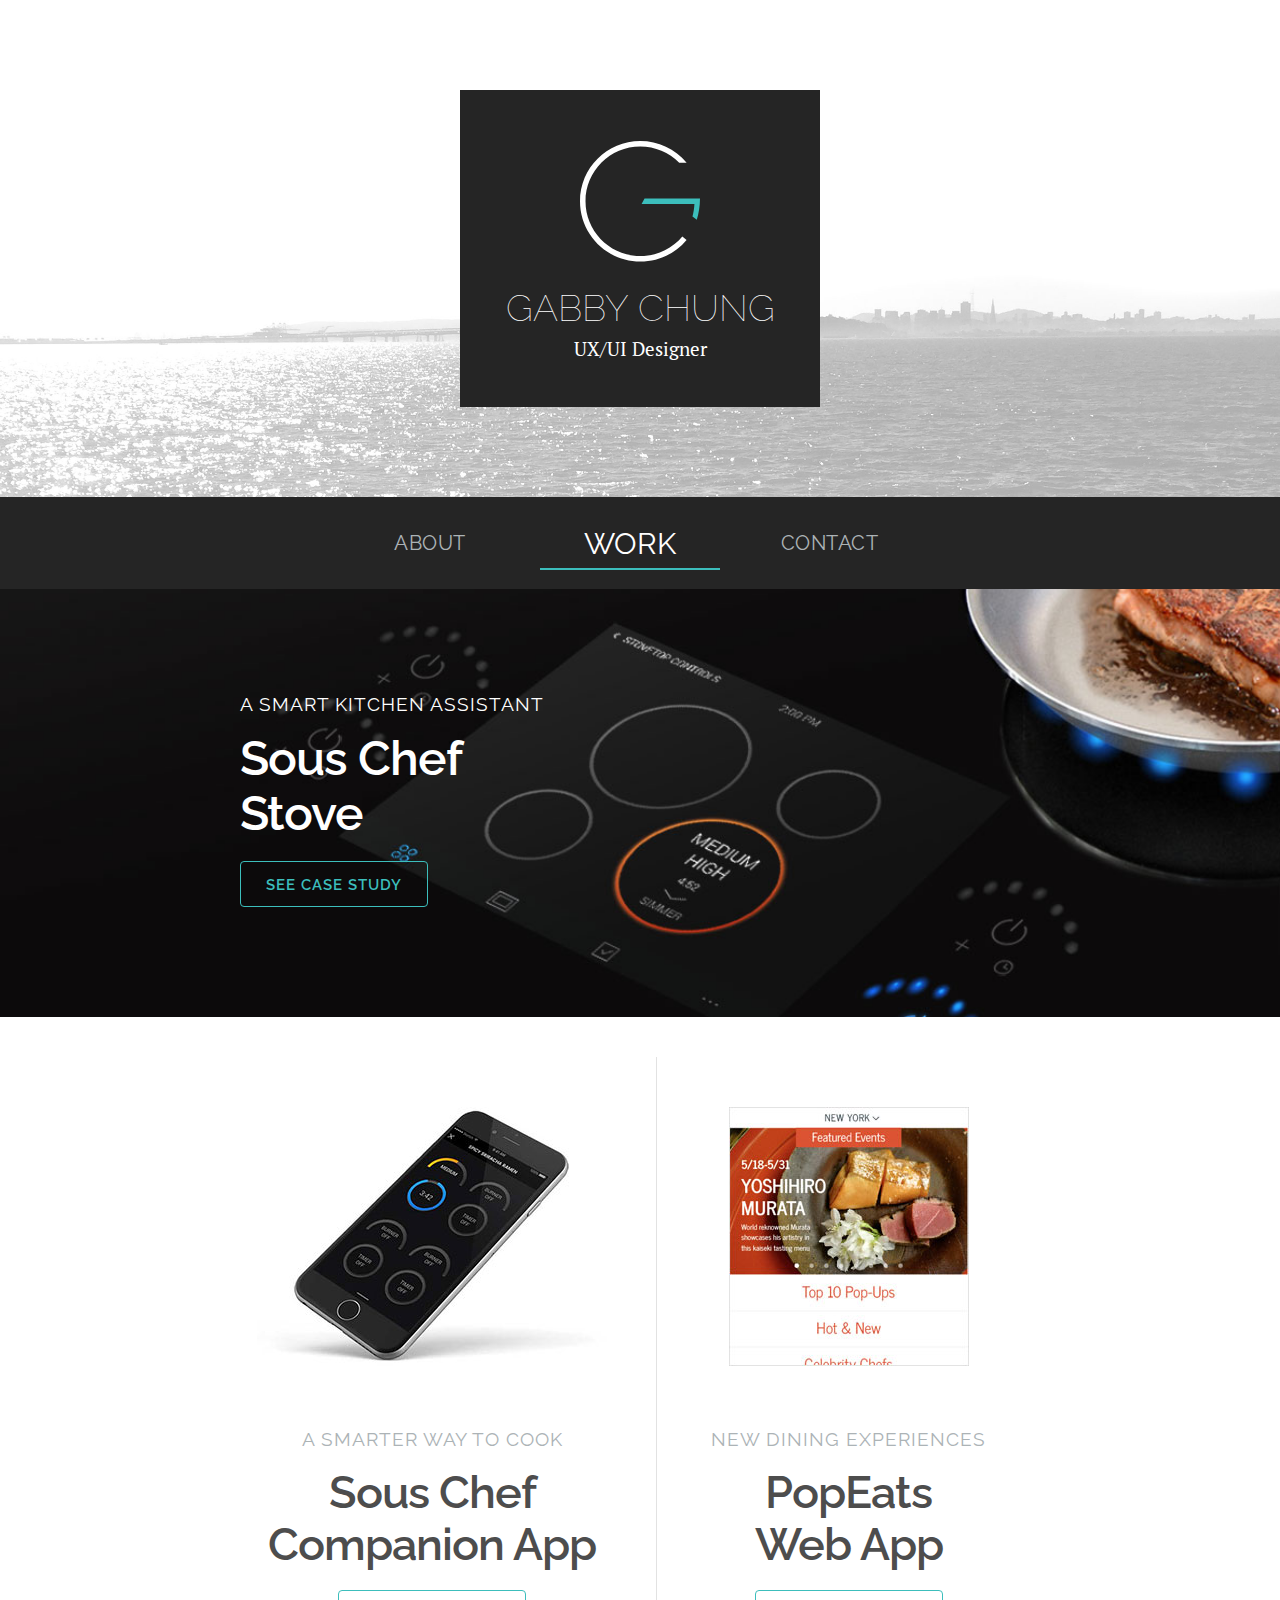
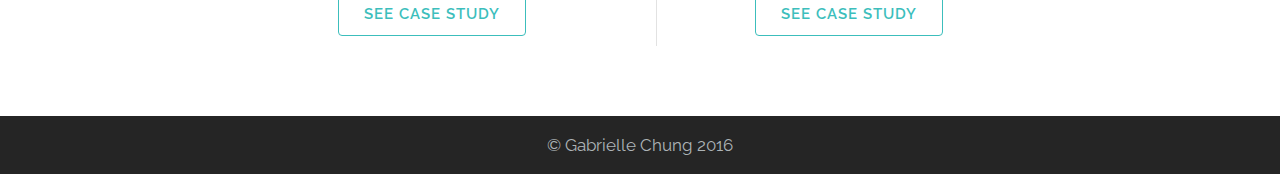
<file: index.html>
<!DOCTYPE html>
<html lang="en">
<head>

  <meta charset="utf-8">
  <title>Gabby Chung | UX Design, UI Design, Packaging Design</title>
  <meta name="description" content="Gabby Chung is a UX designer based in the SF Bay Area.">
  <meta name="author" content="Gabby Chung">
    
  <!-- Mobile Specific Metas
  –––––––––––––––––––––––––––––––––––––––––––––––––– -->
  <meta name="viewport" content="width=device-width, initial-scale=1">


  <link href="https://fonts.googleapis.com/css?family=PT+Serif|Raleway" rel="stylesheet">
  <link rel="stylesheet" href="css/normalize.css">
  <link rel="stylesheet" href="css/skeleton.css">
  <link rel="icon" type="image/png" href="images/favicon.png">

</head>
<body>
    
<!-- Header -->
<div class="section home-header"> 
    <div class="container">
        <div class="logo-header">
          <svg class="logo" version="1.1" xmlns="http://www.w3.org/2000/svg" xmlns:xlink="http://www.w3.org/1999/xlink" x="0px" y="0px"
               viewBox="0 0 195.8 196.8" style="enable-background:new 0 0 195.8 196.8;" xml:space="preserve">
            <style type="text/css">
	           .st0{fill:#ffffff;}
	           .st1{fill:#3CBEBC;}
            </style>
            <g>
	           <g>
		          <path class="st0" d="M174,35.3C155.2,12.9,127.6,0,98.4,0C44.1,0,0,44.1,0,98.4s44.1,98.4,98.4,98.4c29.2,0,56.8-12.9,75.5-35.3l-6.9-5.8c-17.1,20.4-42.1,32.1-68.6,32.1C49.1,187.8,9,147.7,9,98.4S49.1,9,98.4,9c24,0,46.8,9.6,63.5,26.5h11.8L174,35.3z"/>
	           </g>
            </g>
            <g>
	           <path class="st1" d="M195.8,93.9h-90.5l-4.8,9h86.2c-0.3,6.7-1.4,13.8-3.2,20.4l7.1,5C193.6,118.5,195.8,107,195.8,93.9z"/>
            </g>
          </svg>
          <div class="name">GABBY CHUNG</div>
          <p class="designer">UX/UI Designer</p>
       </div>
    </div>
</div> 
<div class="section nav-bar"> 
    <div class="container">    
        <nav class="home-nav-container">
            <div><a class="home-nav" href="about.html">ABOUT</a></div> 
            <div><a class="nav-active" href="index.html">WORK</a></div>
            <div><a class="home-nav" href="contact.html">CONTACT</a></div>
        </nav>
    </div>
</div>
    
<!-- Sous Chef Stove-->
<div class="section souschef-stove-home"> 
    <div class="container">  
            <div class="one-half column work-left">
                <div class="work-leadin white-type">A SMART KITCHEN ASSISTANT</div>
                <h2 class="white-type" style="margin-top: 1.25rem">Sous Chef <br>Stove</h2>
                <a href="souschef-stove-casestudy.html" class="button">SEE CASE STUDY</a>
            </div>
    </div>
</div>

<!-- Case Studies -->
<div> 
    <div class="container">
        <div class="row">
            <div class="one-half column title-centered" style="margin-top: 5%">
                <div class="img-centered"><a href="souschef-app-casestudy.html"><img src="images/home/SousChef_App_Home_Thumb.jpg"/></a></div>
                <div class="work-leadin">A SMARTER WAY TO COOK</div>
                <h2 class="cs-home-title">Sous Chef Companion App</h2>
                <a href="souschef-app-casestudy.html" class="button">SEE CASE STUDY</a>
            </div>
            <div class="one-half column title-centered pop-eats-home" style="margin-top: 5%">
                <div class="img-centered"><a href="popeats-casestudy.html"><img src="images/home/PopEats_Home_Thumb.jpg"/></a></div>
                <div class="work-leadin">NEW DINING EXPERIENCES</div>
                <h2 class="cs-home-title">PopEats<br>Web App</h2>
                <a href="popeats-casestudy.html" class="button">SEE CASE STUDY</a>
            </div>
        </div>

    </div>
</div>    

<!-- Footer -->
<div class="section nav-bar"> 
    <div class="container">
        <div class="footer-type" style="padding: 1.5rem 0 0 0">© Gabrielle Chung 2016</div>
    </div>
</div>    
    
</body>
</html>
</file>
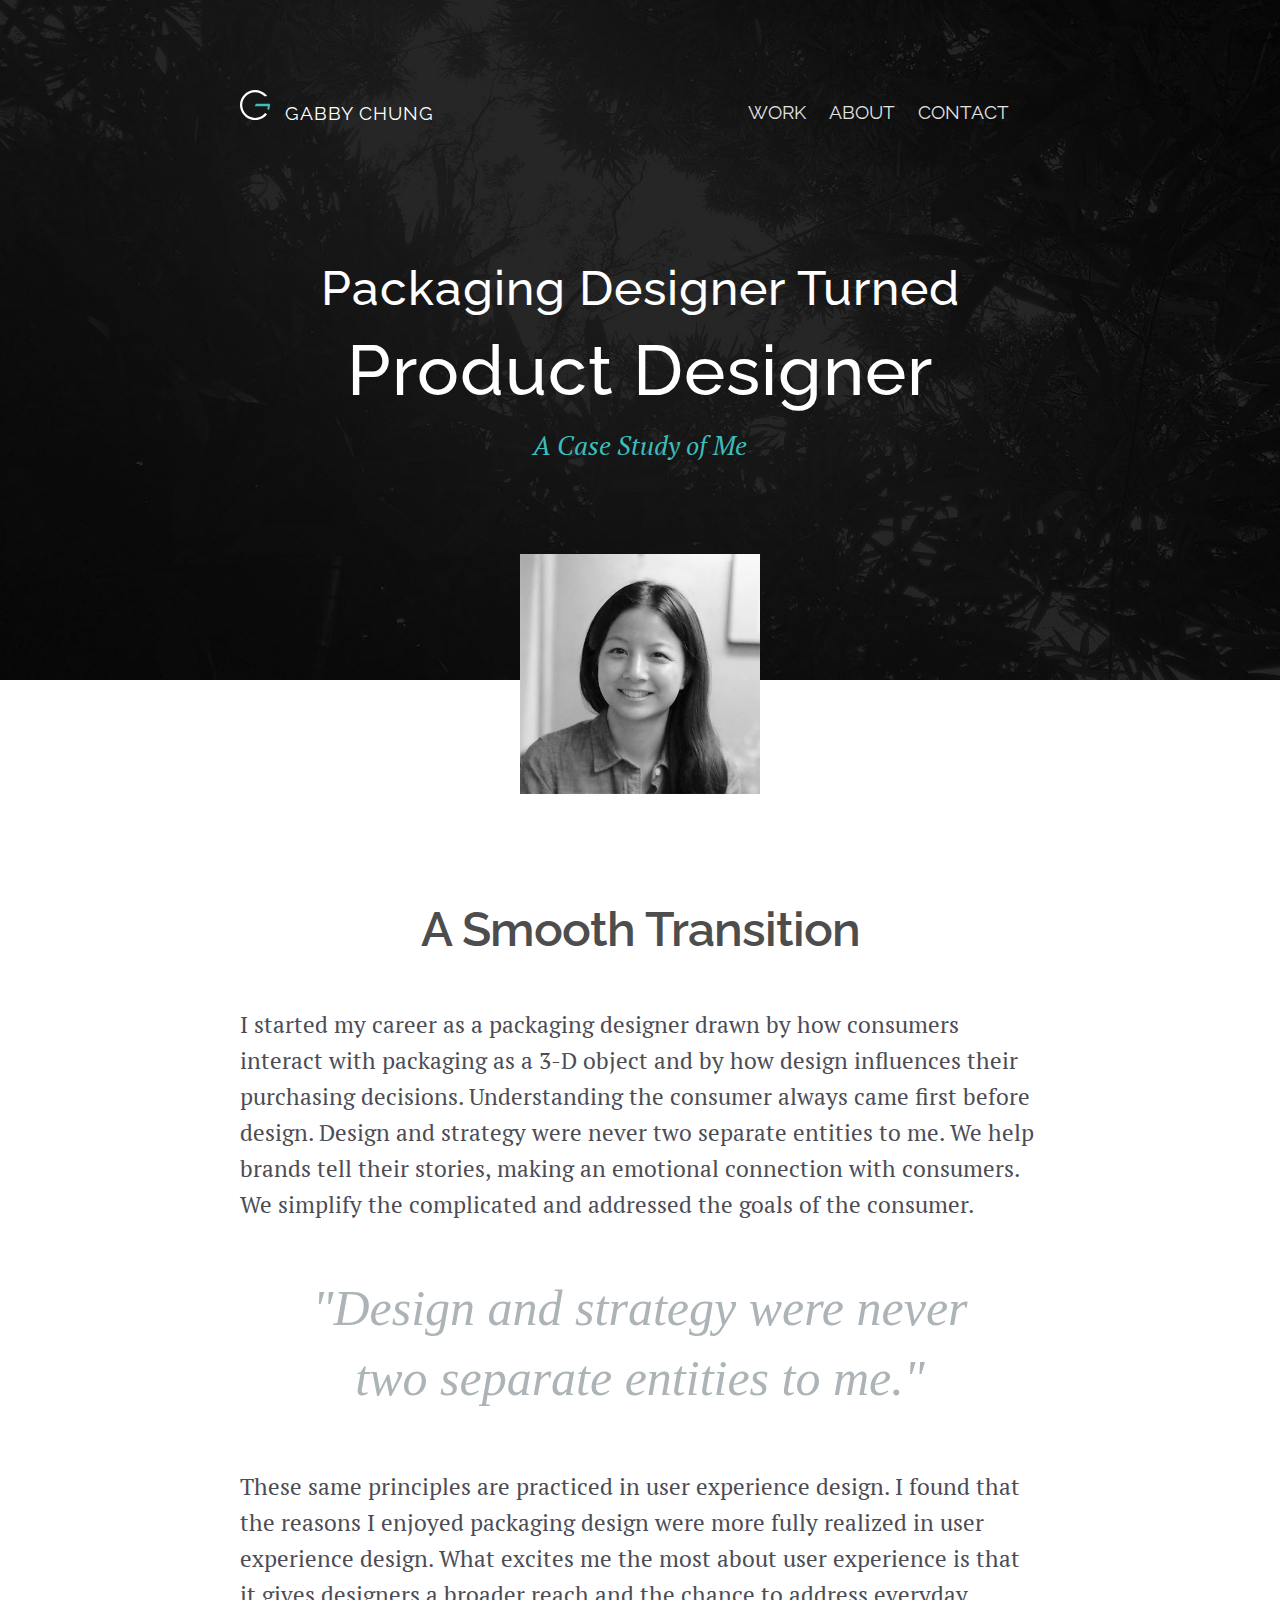
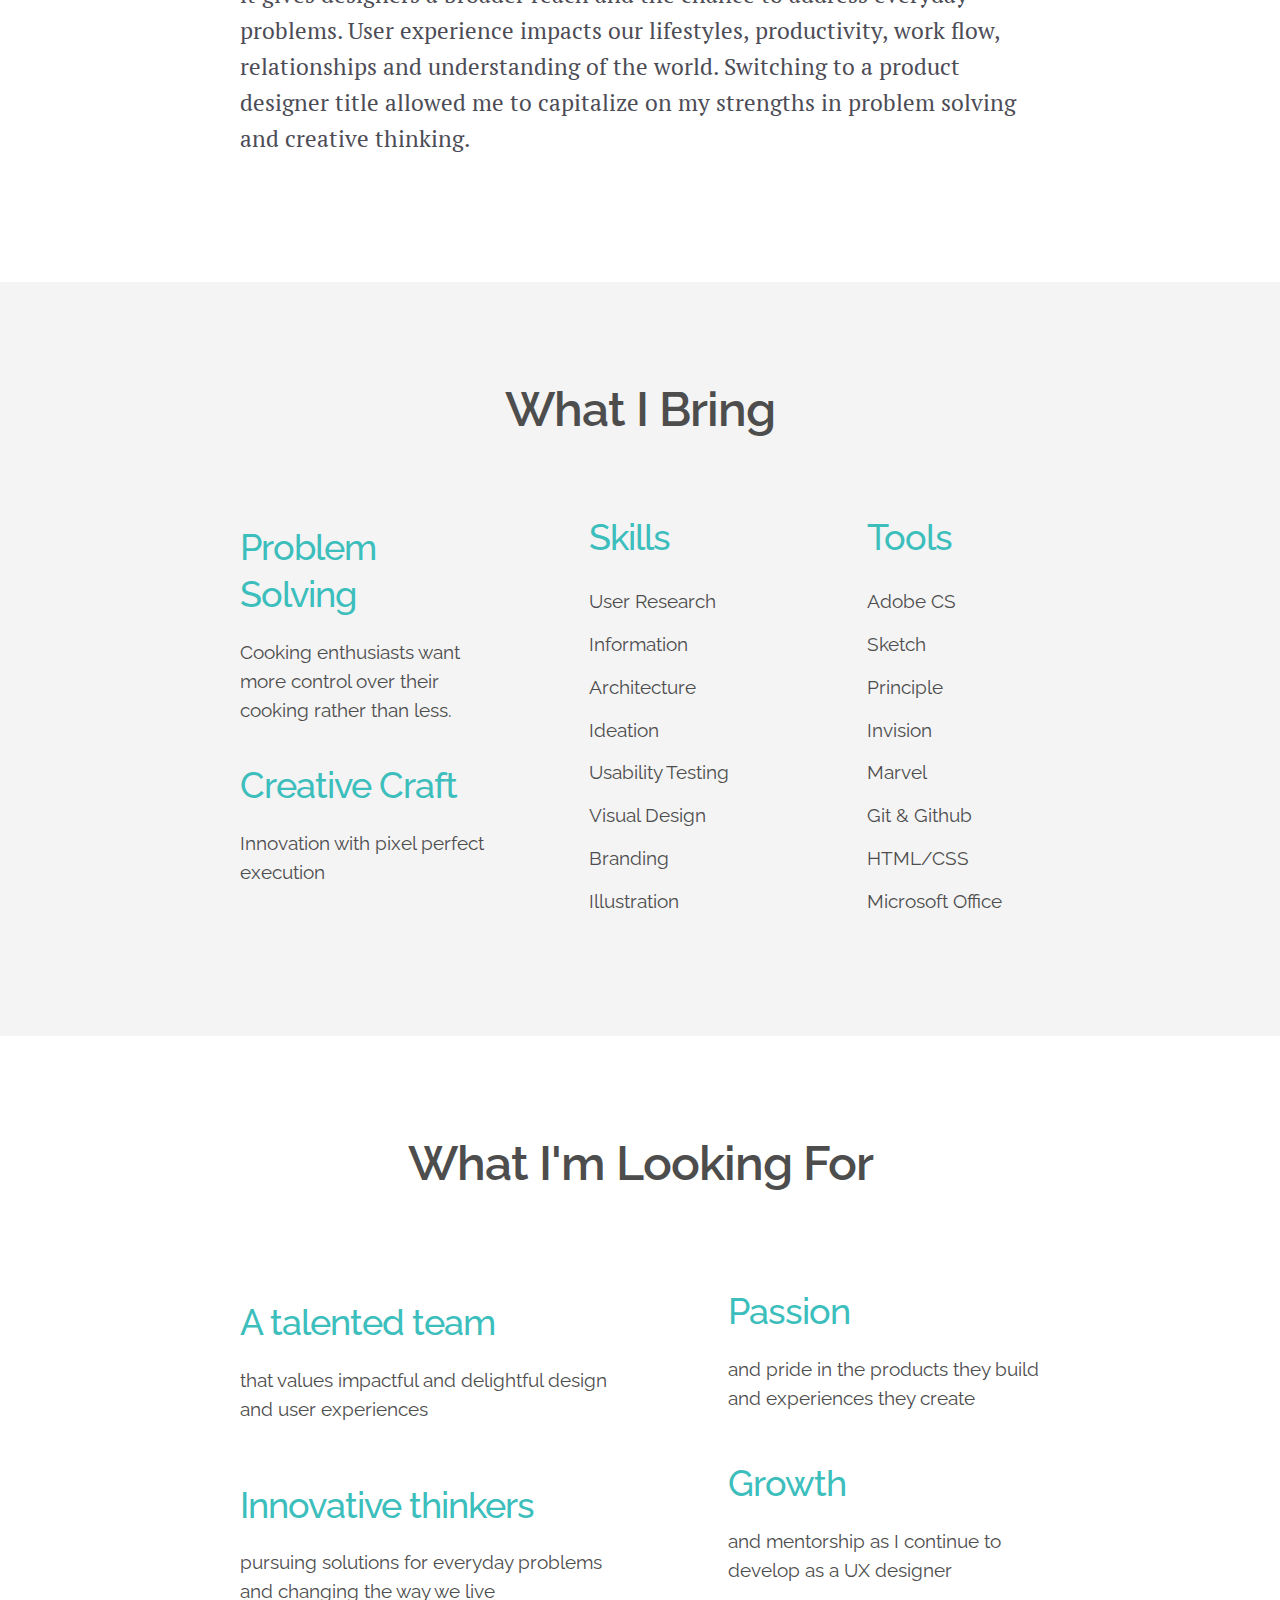
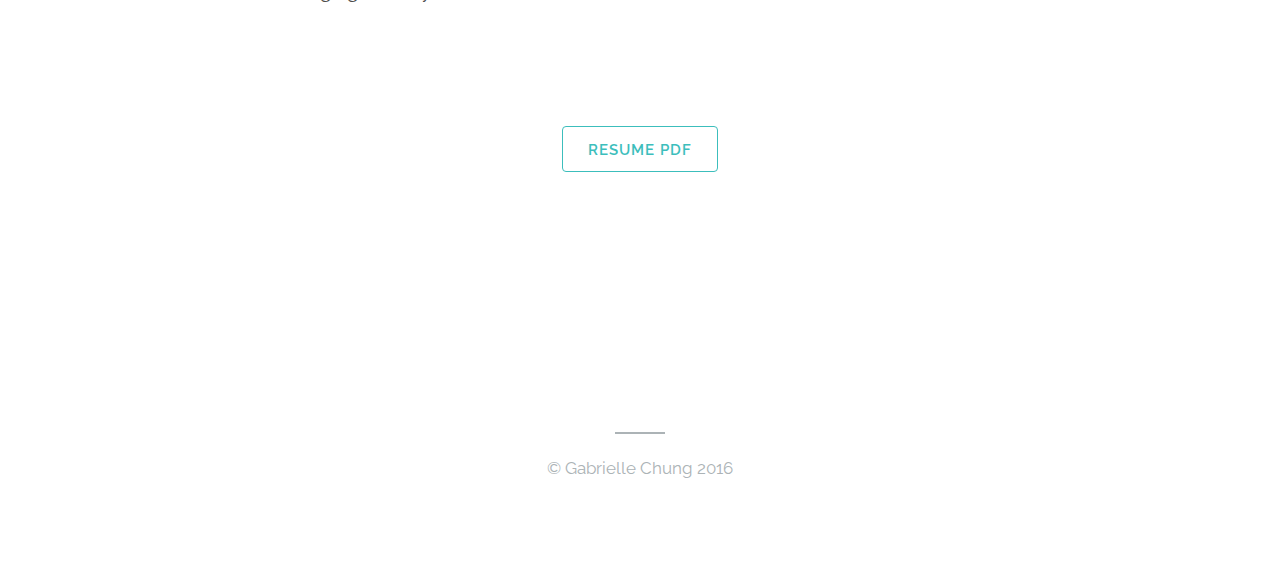
<file: about.html>
<!DOCTYPE html>
<html lang="en">
<head>

  <meta charset="utf-8">
  <title>New Dining Experiences</title>
  <meta name="description" content="">
  <meta name="author" content="Gabby Chung">
    
  <!-- Mobile Specific Metas
  –––––––––––––––––––––––––––––––––––––––––––––––––– -->
  <meta name="viewport" content="width=device-width, initial-scale=1">


  <link href="https://fonts.googleapis.com/css?family=PT+Serif|Raleway" rel="stylesheet">
  <link rel="stylesheet" href="css/normalize.css">
  <link rel="stylesheet" href="css/skeleton.css">
  <link rel="icon" type="image/png" href="images/favicon.png">

</head>
<body>
    
<!-- Header -->
<div class="section about-intro"> 
    <div class="container">
        <div class="row">
            <a class="one-half column logo-position" href="index.html">
                <svg class="logo-cs" version="1.1" xmlns="http://www.w3.org/2000/svg" xmlns:xlink="http://www.w3.org/1999/xlink" x="0px" y="0px" viewBox="0 0 33.6 33.8" style="enable-background:new 0 0 33.6 33.8;" xml:space="preserve">
                    <style type="text/css">
	               .st0{fill:#FFFFFF;}
	               .st1{fill:#3CBEBC;}
                    </style>
                    <g>
	                   <path class="st0" d="M27.9,26.1c-2.7,3.3-6.8,5.2-11,5.2C9,31.3,2.5,24.8,2.5,16.9S9,2.5,16.9,2.5c3.9,0,7.5,1.5,10.2,4.3l0.1,0.1
		               h2.4l0.6-0.5l-0.3-0.4C26.6,2.2,21.9,0,16.9,0C7.6,0,0,7.6,0,16.9s7.6,16.9,16.9,16.9c5,0,9.7-2.2,13-6.1l0.3-0.4l-1.9-1.6
		               L27.9,26.1z"/>
	                   <path class="st1" d="M17.7,15.6l-1.3,2.5h14.7c-0.1,0.9-0.2,1.9-0.5,2.8l-0.1,0.3l2,1.4l0.2-0.7c0.6-1.9,0.9-3.9,0.9-5.9v-0.5H17.7z"/>
                    </g>
                </svg>
                <div class="cs-name-white">GABBY CHUNG</div>
            </a>
            <div class="one-half column float-right">
                <nav class="cs-nav">
                    <div class="cs-nav-display"><a class="cs-nav-color" href="index.html">WORK</a></div>
                    <div class="cs-nav-display"><a class="cs-nav-color" href="about.html">ABOUT</a></div>
                    <div class="cs-nav-display"><a class="cs-nav-color" href="contact.html">CONTACT</a></div>
                </nav>
            </div>
       </div>
       
    </div>
    <div class="about-title-group">
           <h2 class="about-leadin">Packaging Designer Turned</h2>
           <h1 class="about-title">Product Designer</h1>
            <p class="project-time">A Case Study of Me</p>
    </div>
</div> 

<!-- Profile pic -->
<div class="cs-section"> 
    <div class="container"> 
        <div class="profile-pic profile-size"><img class="u-max-full-width" src="images/about-profile.jpg"/></div>
    </div>
</div>

<!-- Why I Did It -->    
<div class="cs-section"> 
    <div class="container"> 
        <h2 class="title-centered">A Smooth Transition</h2>
            <p>
                I started my career as a packaging designer drawn by how consumers interact with packaging as a 3-D object and by how design influences their purchasing decisions. Understanding the consumer always came first before design. Design and strategy were never two separate entities to me. We help brands tell their stories, making an emotional connection with consumers. We simplify the complicated and addressed the goals of the consumer.
            </p>
            <blockquote>"Design and strategy were never two separate entities to me."</blockquote>
            <p style="margin-top: 7%">
                These same principles are practiced in user experience design. I found that the reasons I enjoyed packaging design were more fully realized in user experience design. What excites me the most about user experience is that it gives designers a broader reach and the chance to address everyday problems. User experience impacts our lifestyles, productivity, work flow, relationships and understanding of the world. Switching to a product designer title allowed me to capitalize on my strengths in problem solving and creative thinking.
            </p>
    </div>    
</div>

<!-- What I Bring -->    
<div class="cs-section light-gray-section"> 
    <div class="container padding-bottom"> 
        <h2 class="title-centered">What I Bring</h2>

        <div class="row about-alignment">
            <div class="one-third column">
                <div class="about-first">
                    <h3 class="teal">Problem Solving</h3>
                    <div>Cooking enthusiasts want more control over their cooking rather than less.</div>
                </div>    
                <div class="about-second">
                    <h3 class="teal">Creative Craft</h3>
                    <div>Innovation with pixel perfect execution</div>
                </div>    
            </div>
            <div class="one-third column about-padding">
                <div class="about-first">
                    <h3 class="teal">Skills</h3>
                    <div class="about-list">
                        <div>User Research</div>
                        <div>Information Architecture</div>
                        <div>Ideation</div>
                        <div>Usability Testing</div>
                        <div>Visual Design</div>
                        <div>Branding</div>
                        <div>Illustration</div>
                    </div>
                </div>    
            </div>
            <div class="one-third column about-padding">
                <div class="about-first">
                    <h3 class="teal ">Tools</h3>
                    <div class="about-list">
                        <div>Adobe CS</div>
                        <div>Sketch</div>
                        <div>Principle</div>
                        <div>Invision</div>
                        <div>Marvel</div>
                        <div>Git & Github</div>
                        <div>HTML/CSS</div>
                        <div>Microsoft Office</div>
                    </div>
                </div>    
            </div>
        </div>
    </div>    
</div>
    
<!-- What I Bring -->    
<div class="cs-section"> 
    <div class="container"> 
        <h2 class="title-centered">What I'm Looking For</h2>

        <div class="row about-alignment">
            <div class="one-half column">
                <div class="about-second">
                    <h3 class="teal">A talented team</h3>
                    <div>that values impactful and delightful design and user experiences</div>
                </div>    
                <div class="about-second">
                    <h3 class="teal">Innovative thinkers</h3>
                    <div>pursuing solutions for everyday problems and changing the way we live</div>
                </div>    
            </div>
            <div class="one-half column about-padding">
                <div class="about-second">
                    <h3 class="teal">Passion</h3>
                    <div>and pride in the products they build and experiences they create</div>
                </div>    
                <div class="about-second">
                    <h3 class="teal">Growth</h3>
                    <div>and mentorship as I continue to develop as a UX designer</div>
                </div>    
            </div>
        </div>
        <div class="title-centered" style="margin-top: 15%">
            <a href="gabby-chung-resume.pdf" class="button">RESUME PDF</a>
        </div>
    </div>    
</div>     
    
<!-- Footer -->
<div class="cs-section"> 
    <div class="container title-centered"> 
        <div class="footer-rule"></div>
        <div class="footer-type">© Gabrielle Chung 2016</div>
    </div>
</div>    
    
</body>
</html>
</file>
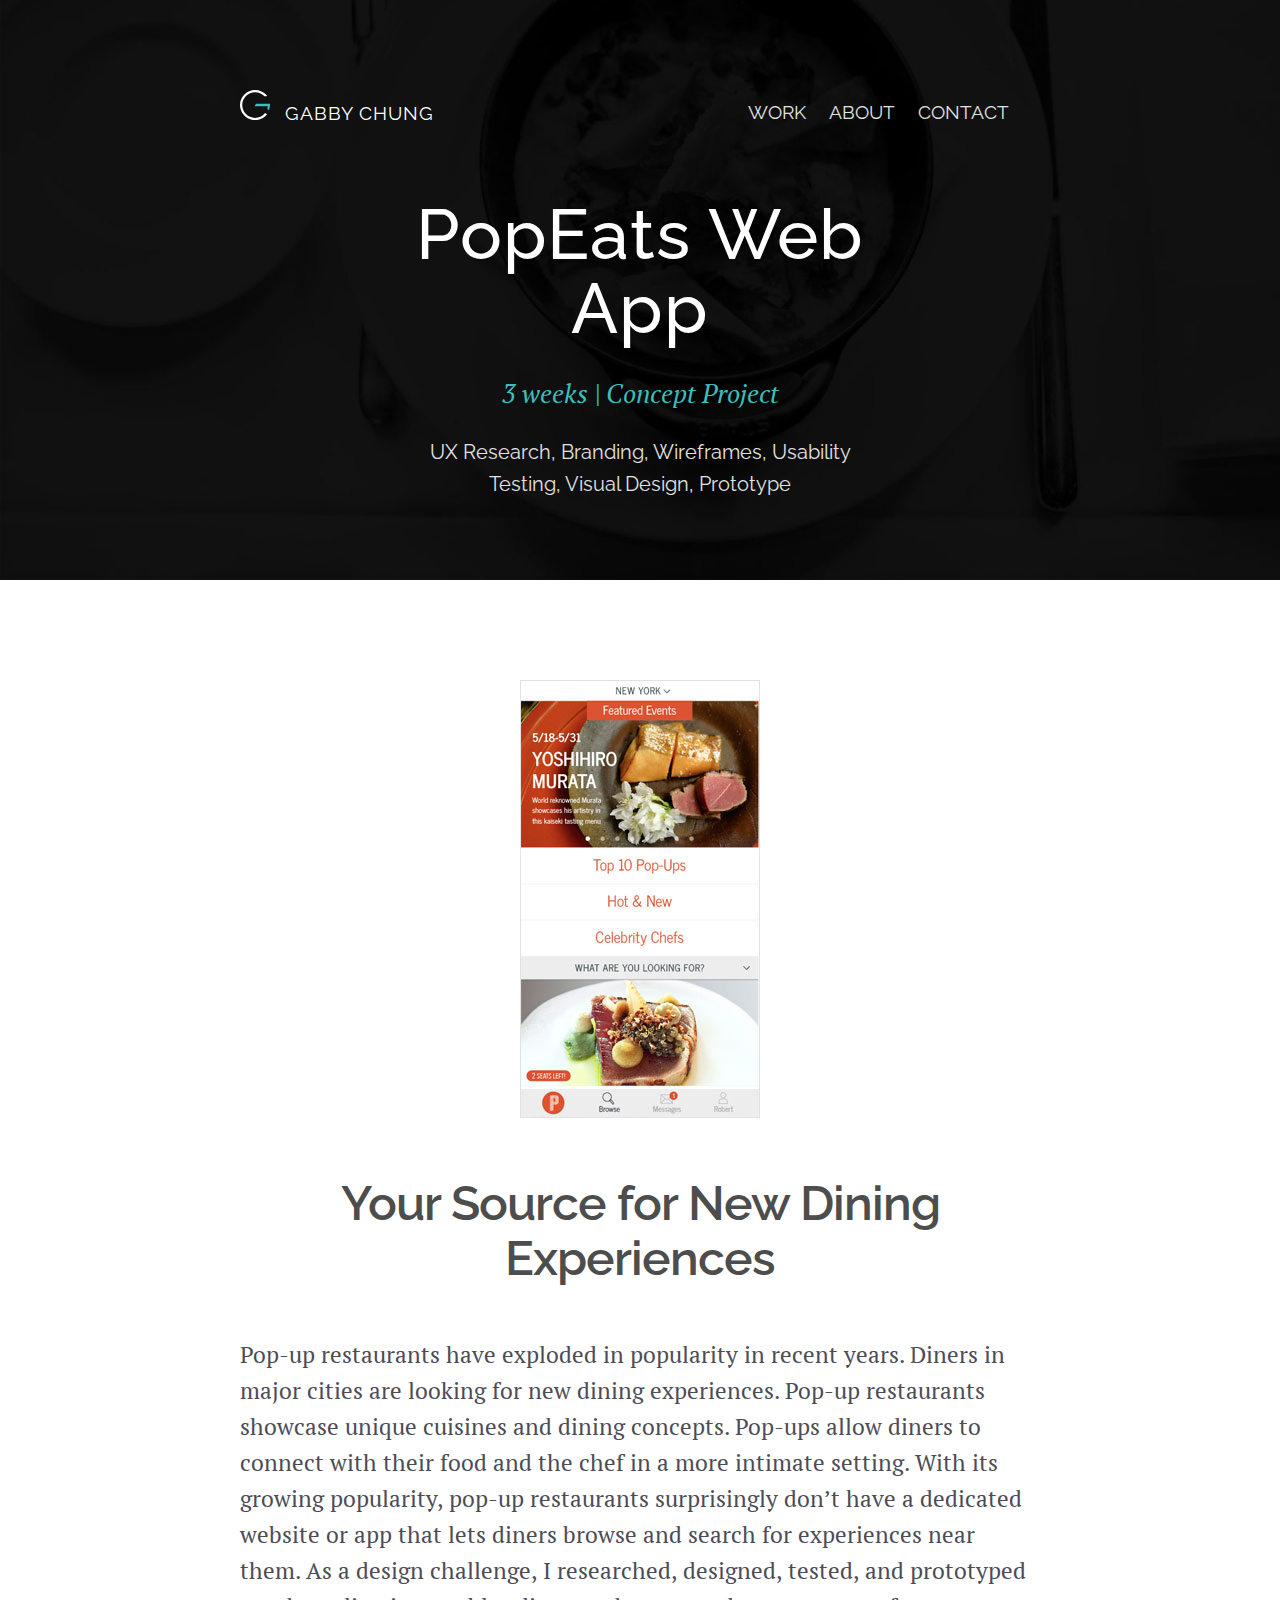
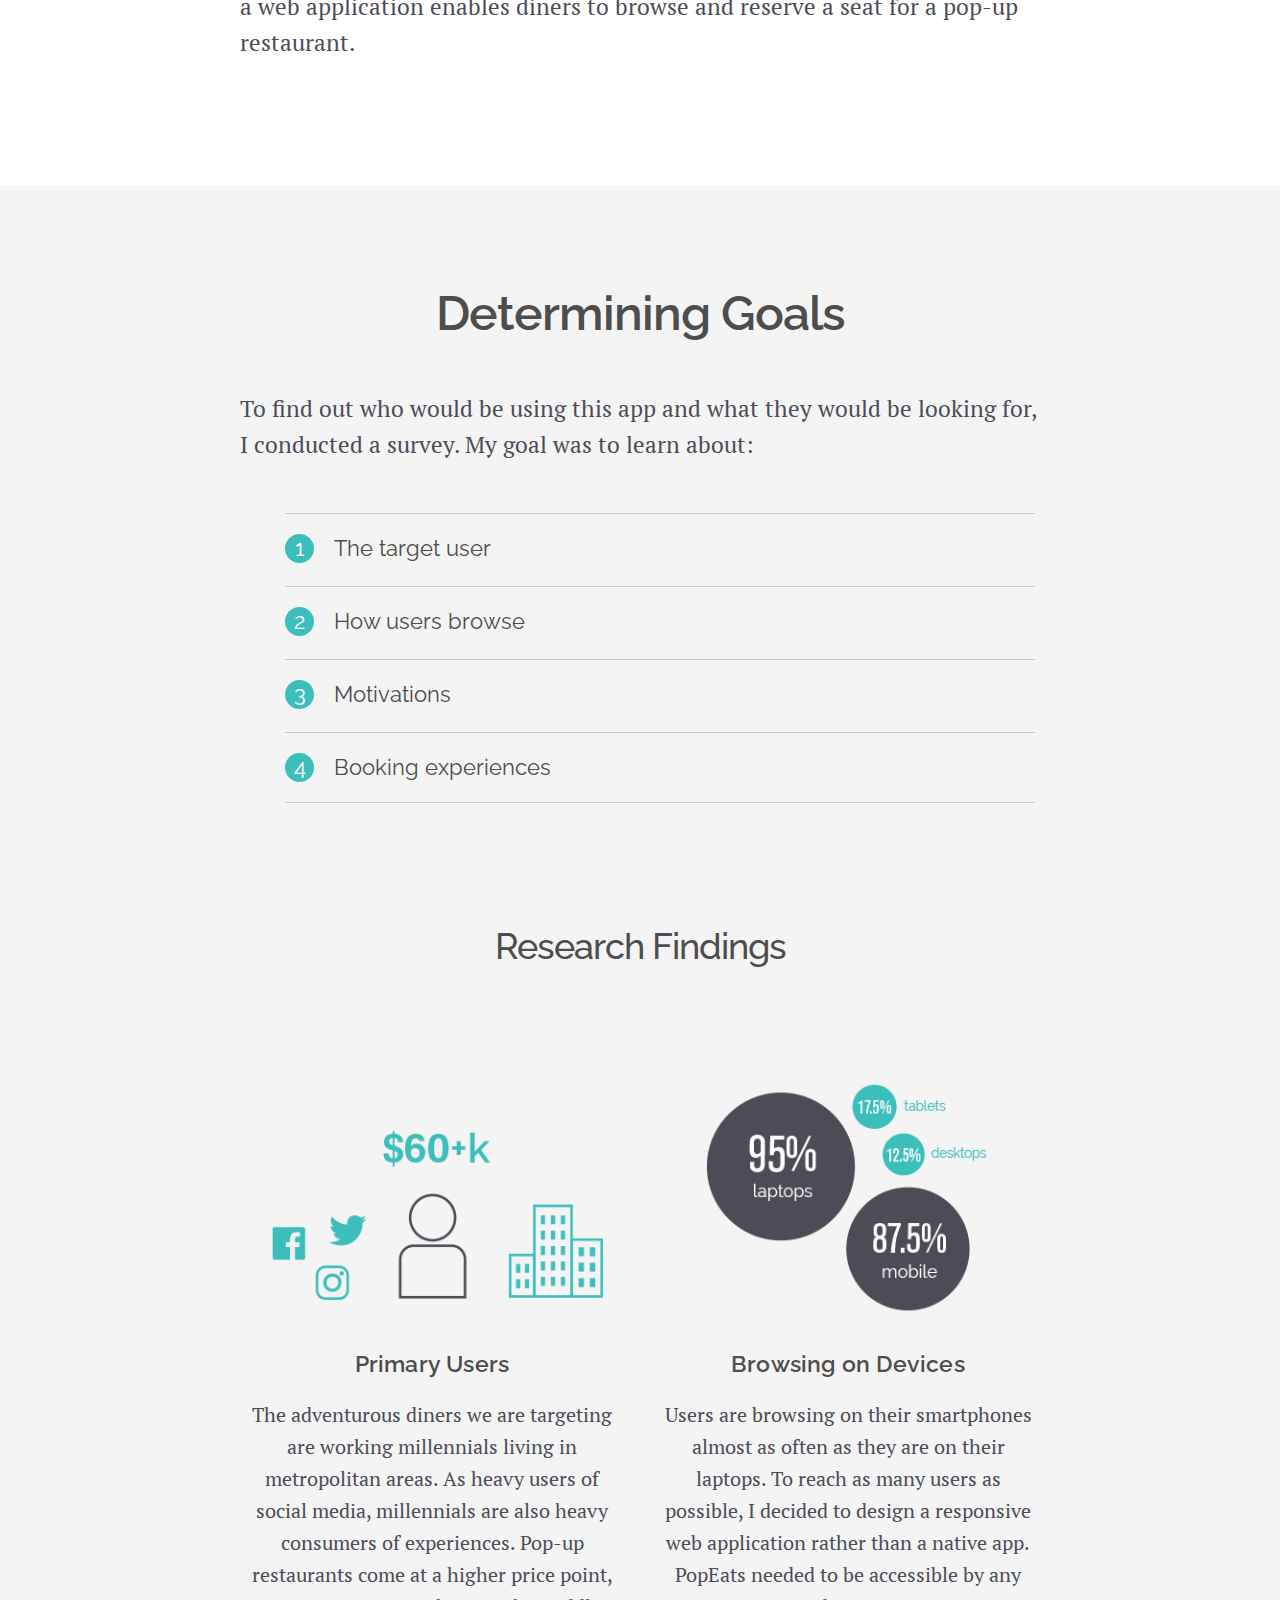
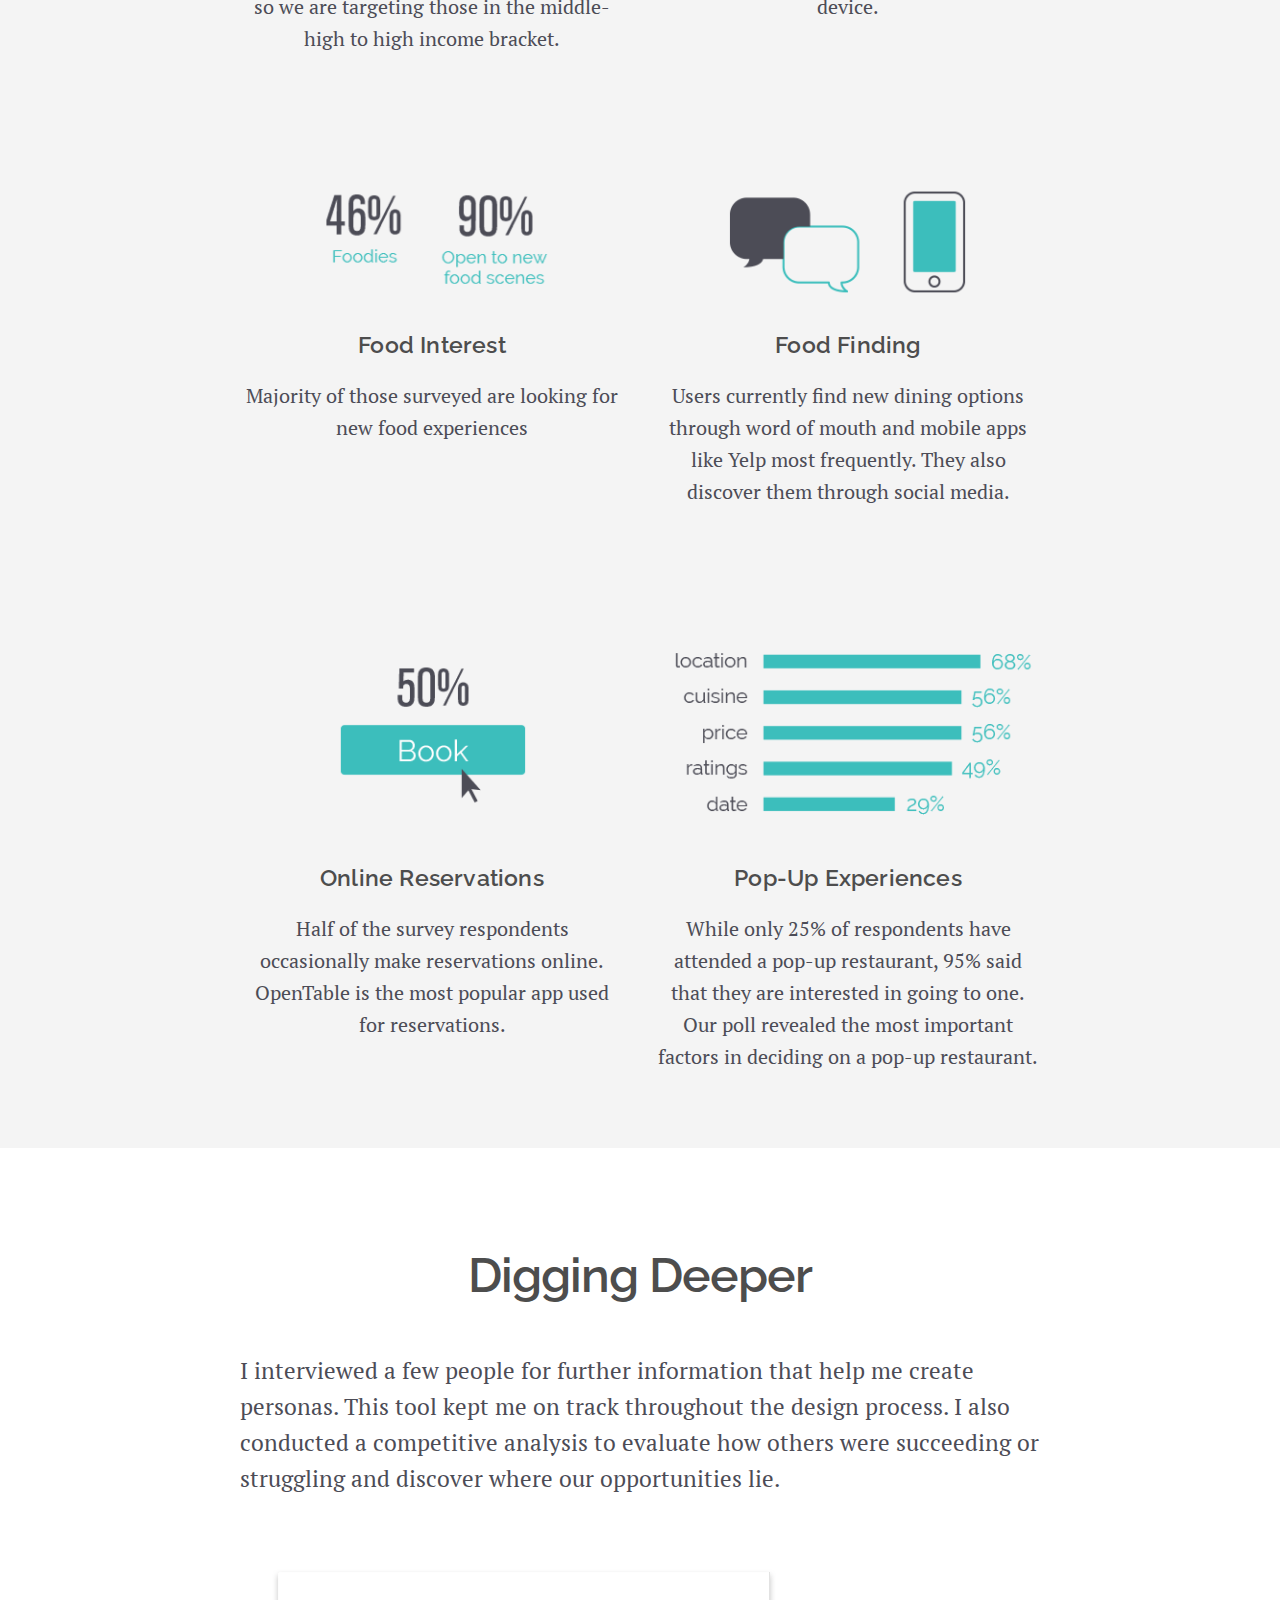
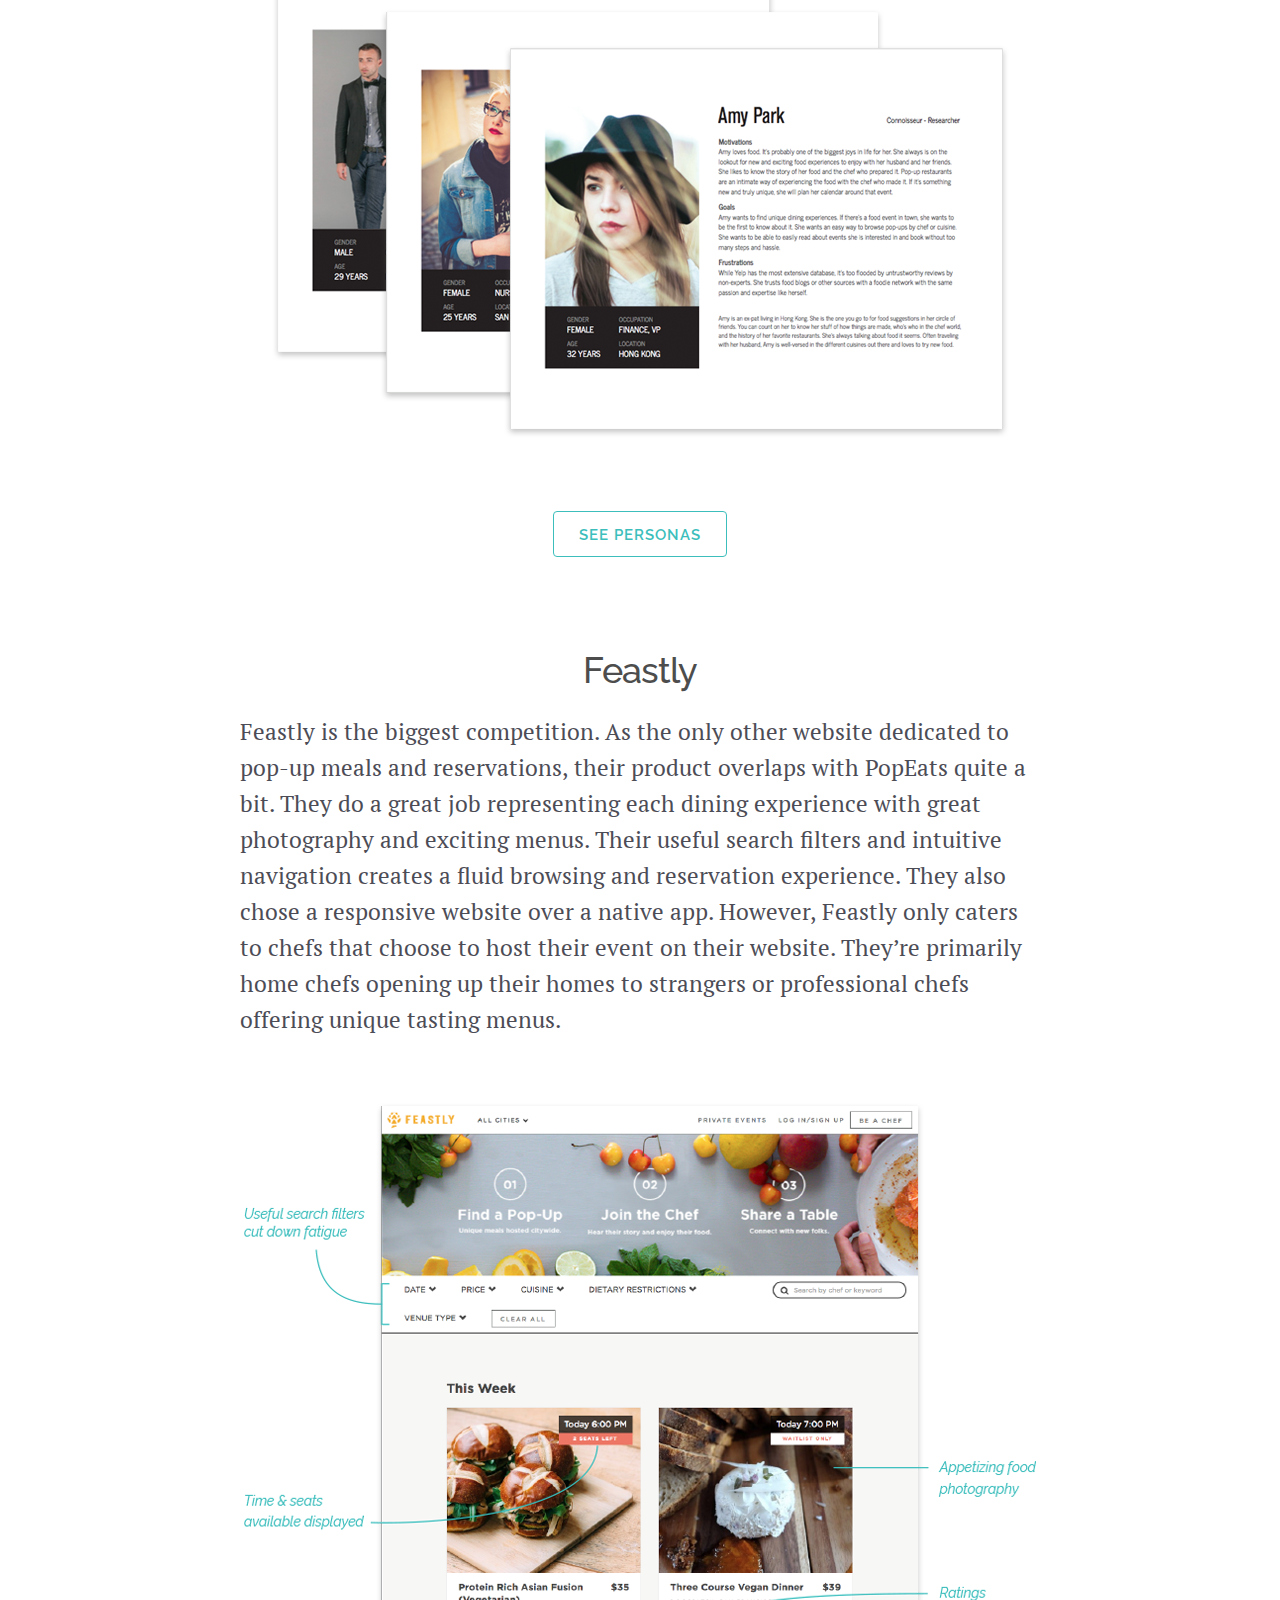
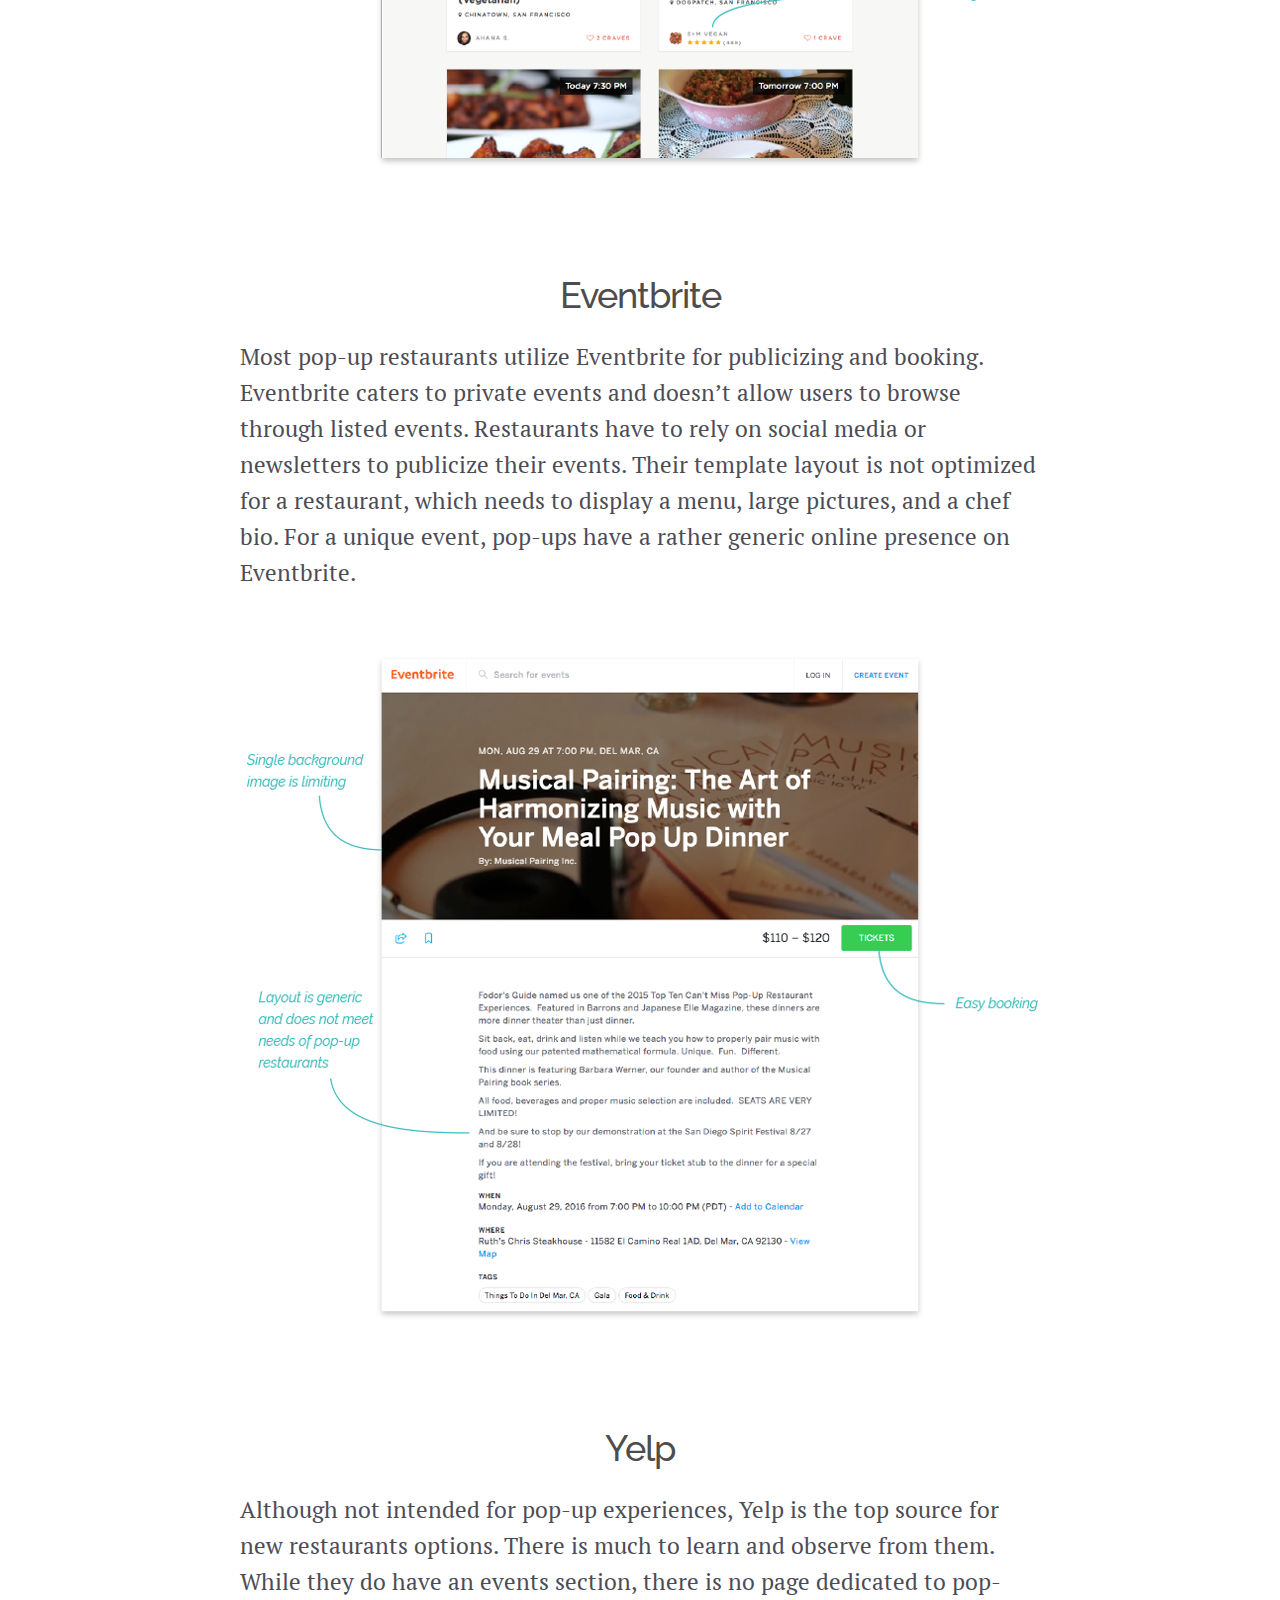
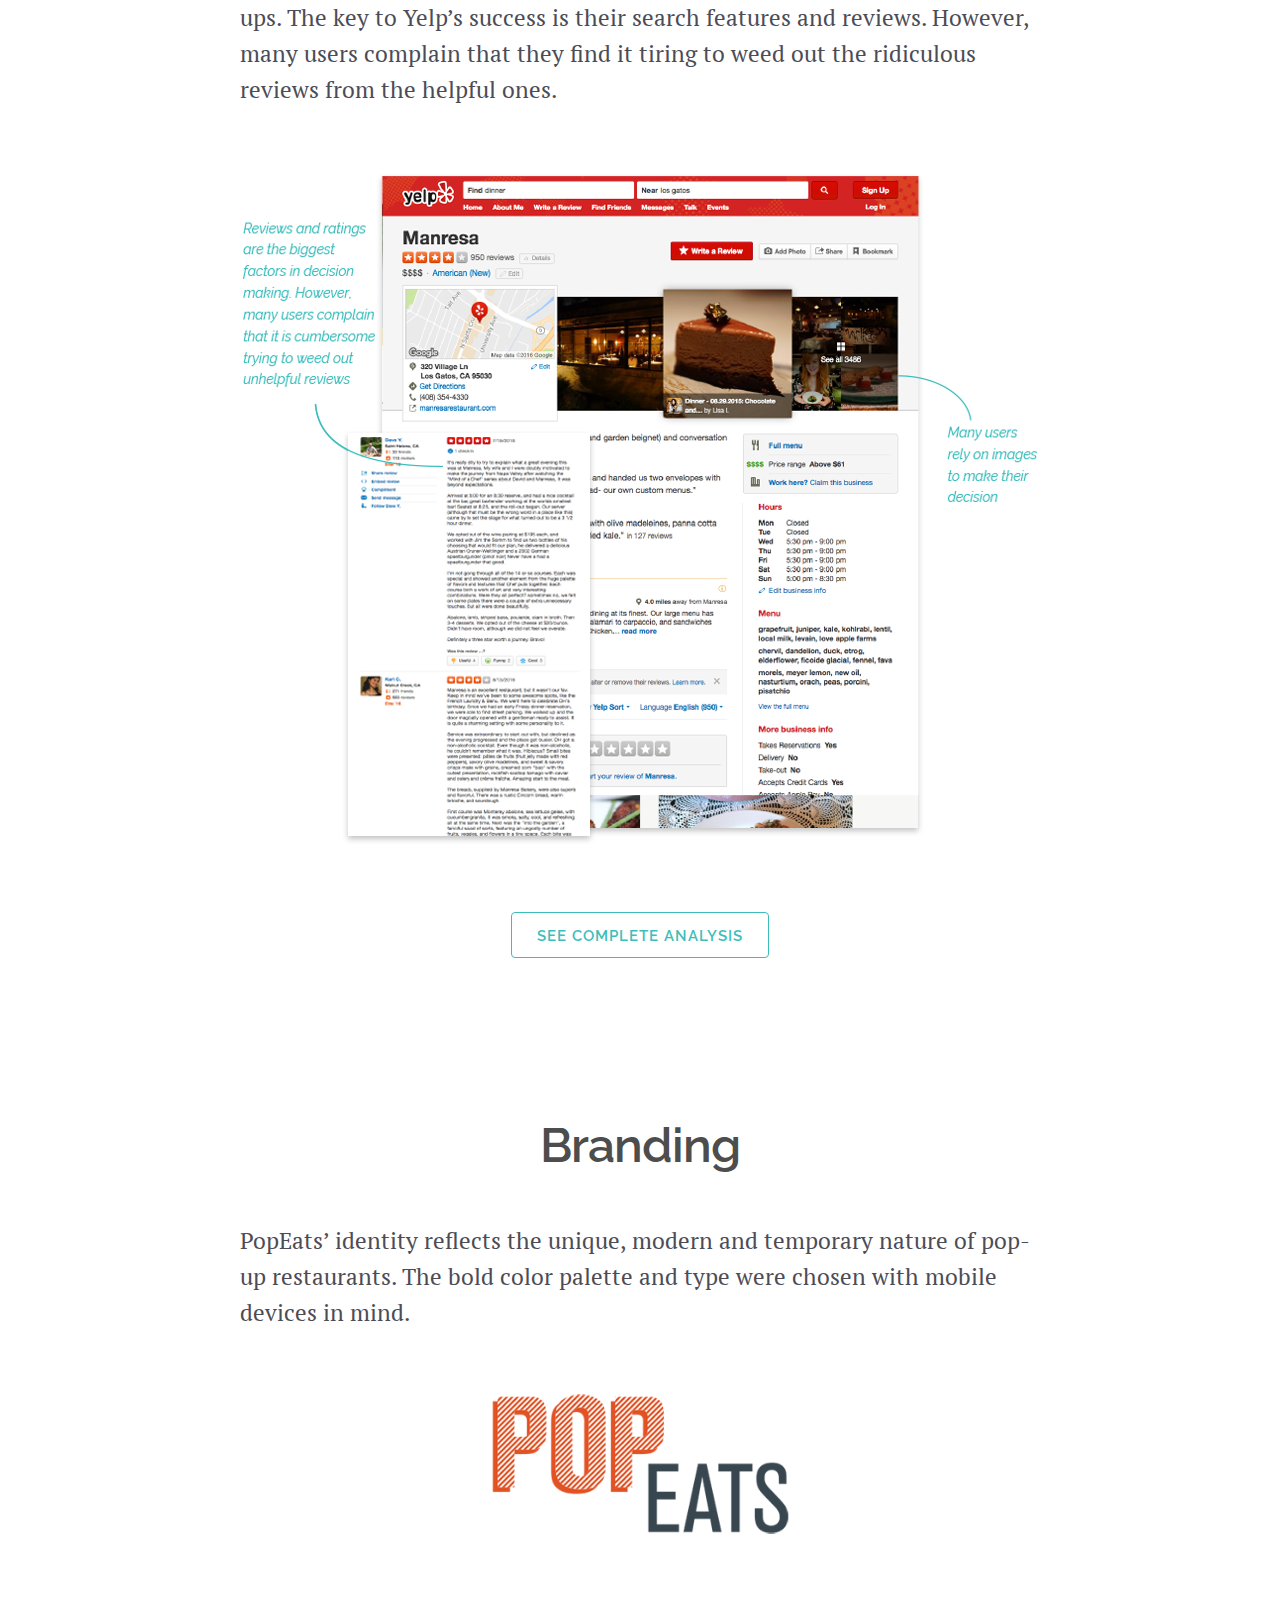
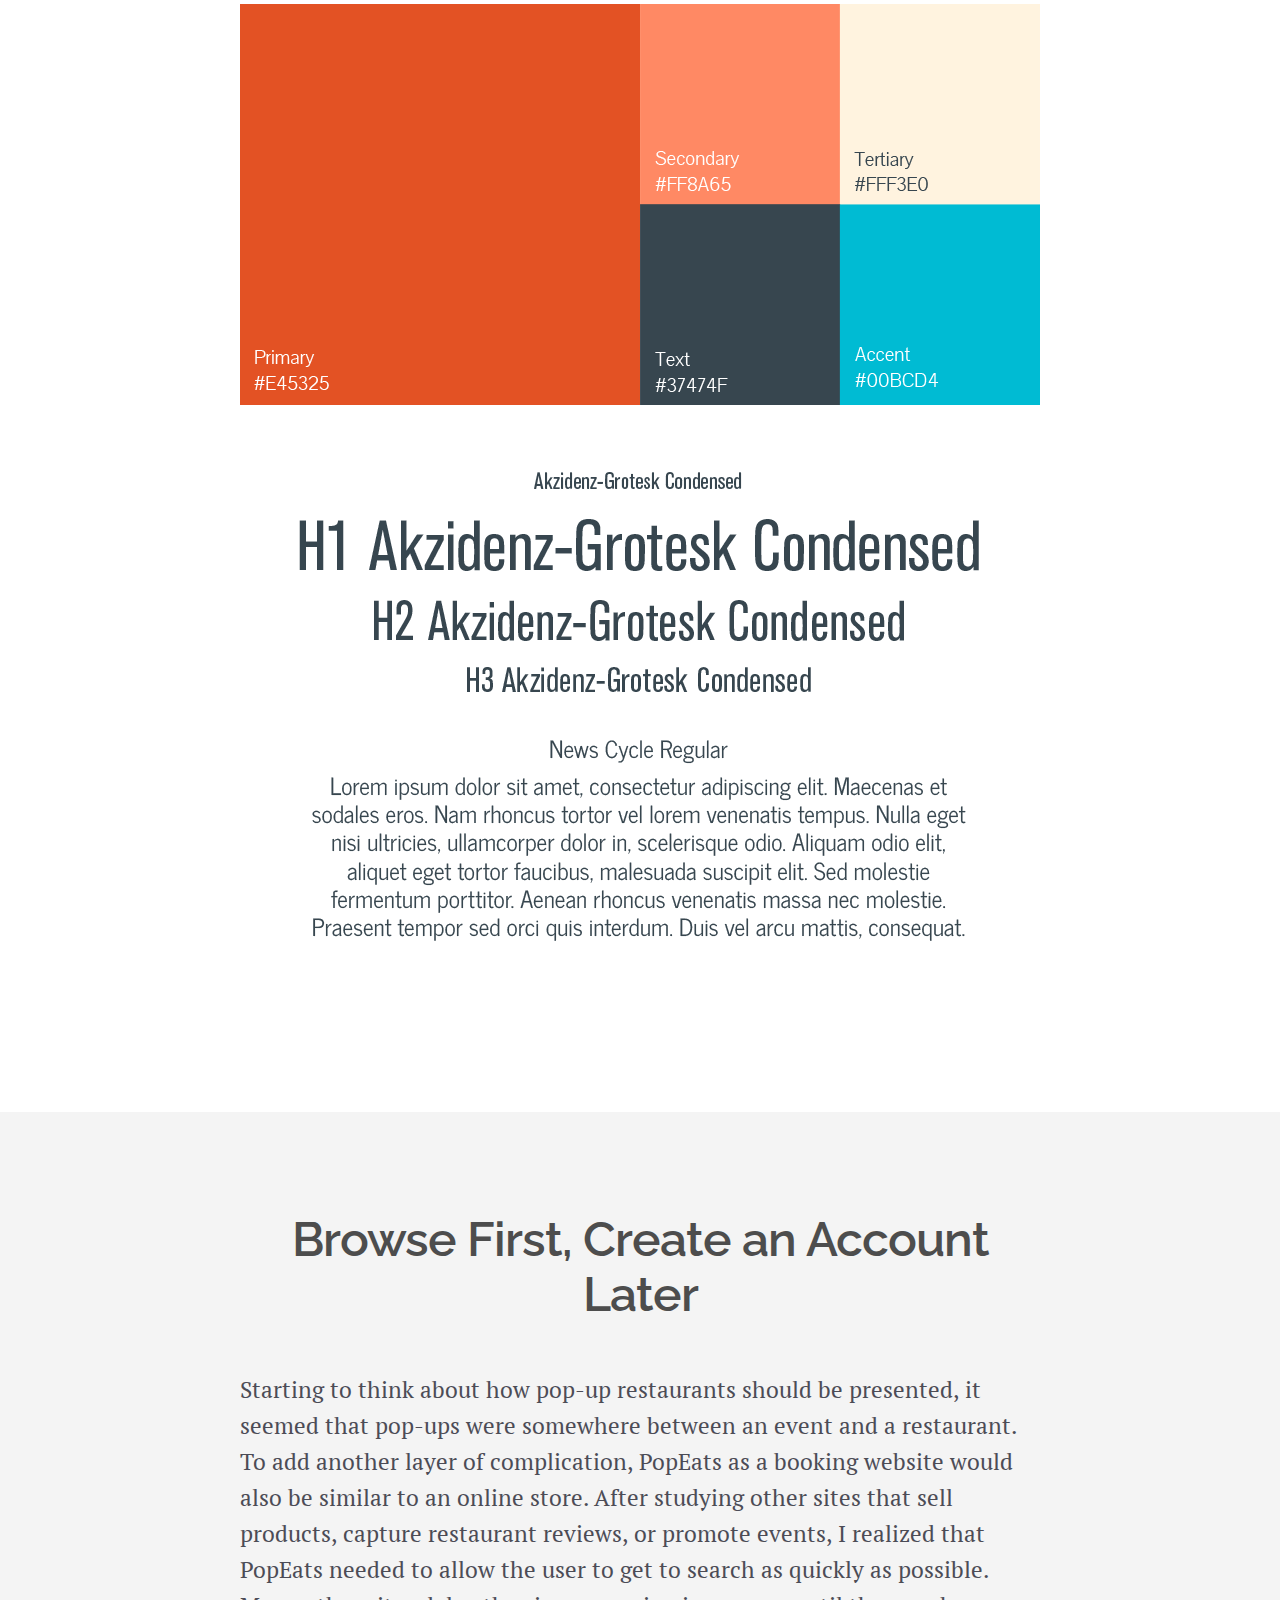
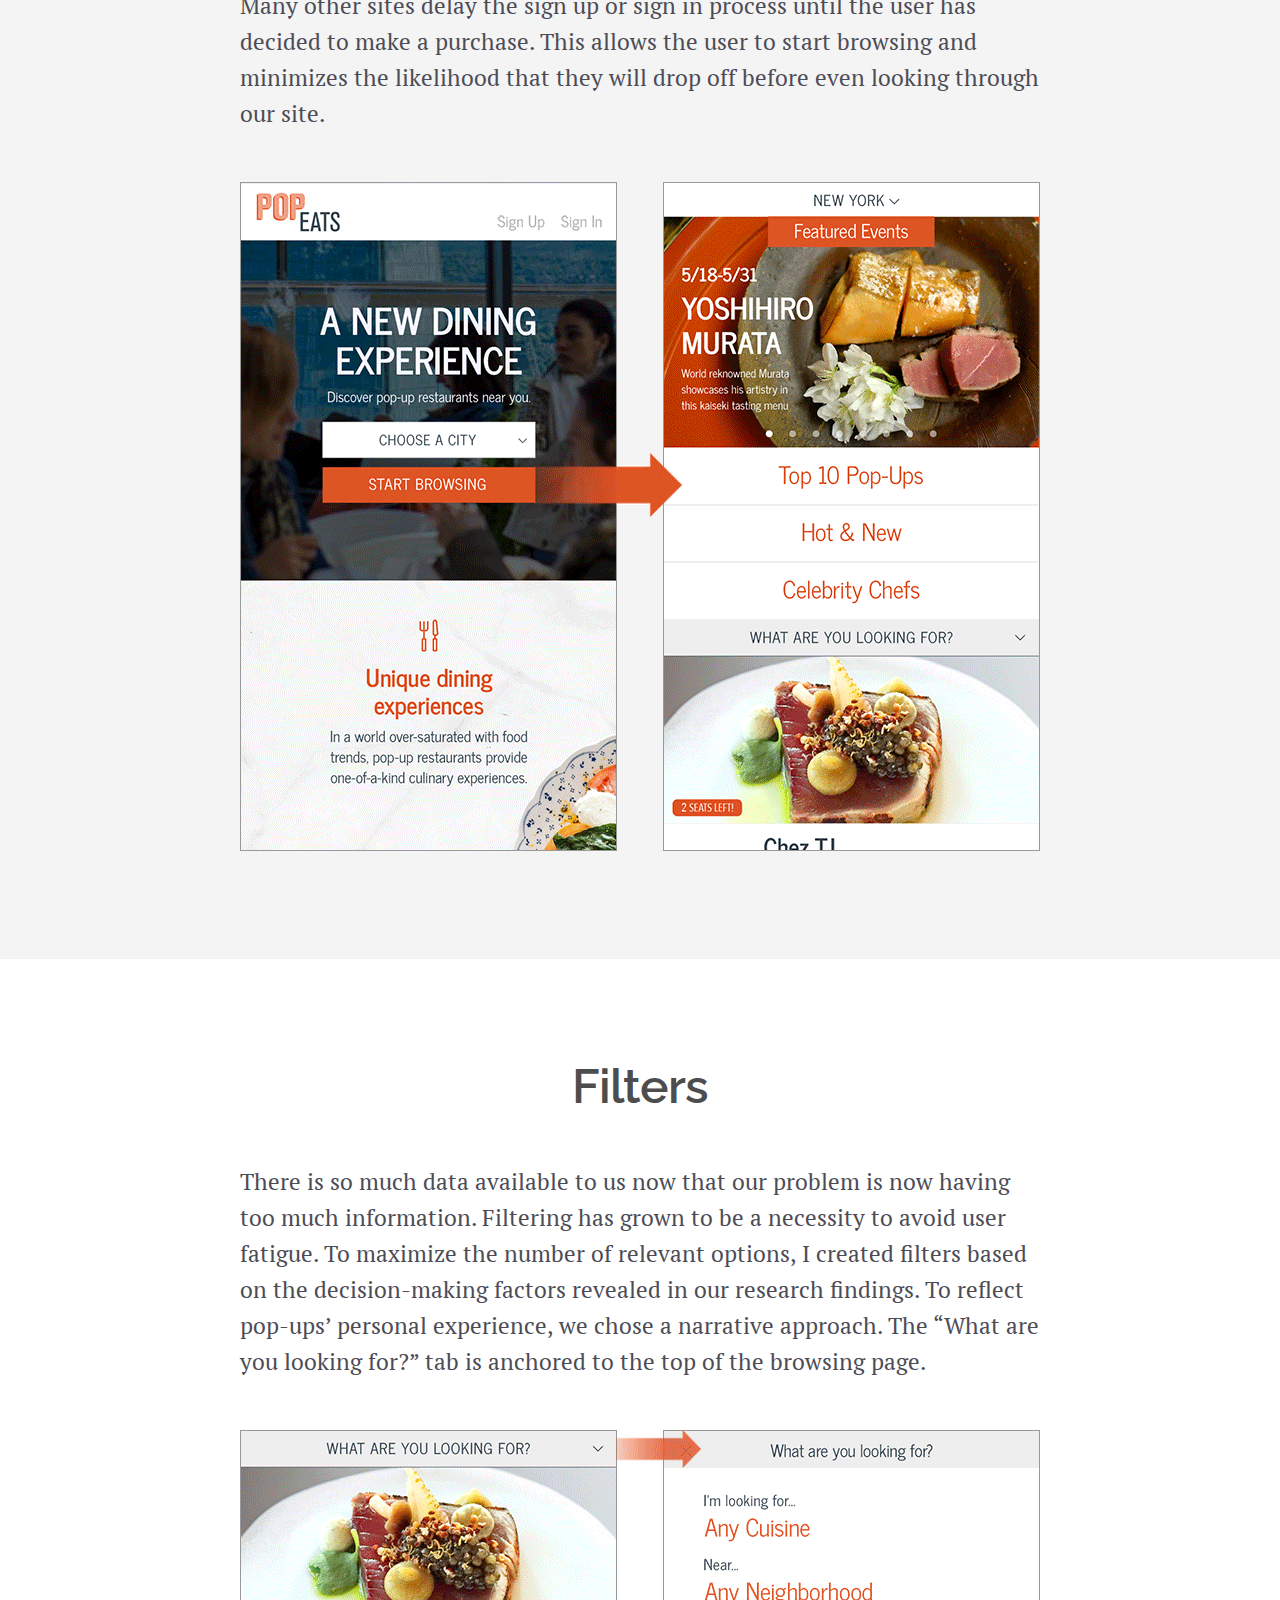
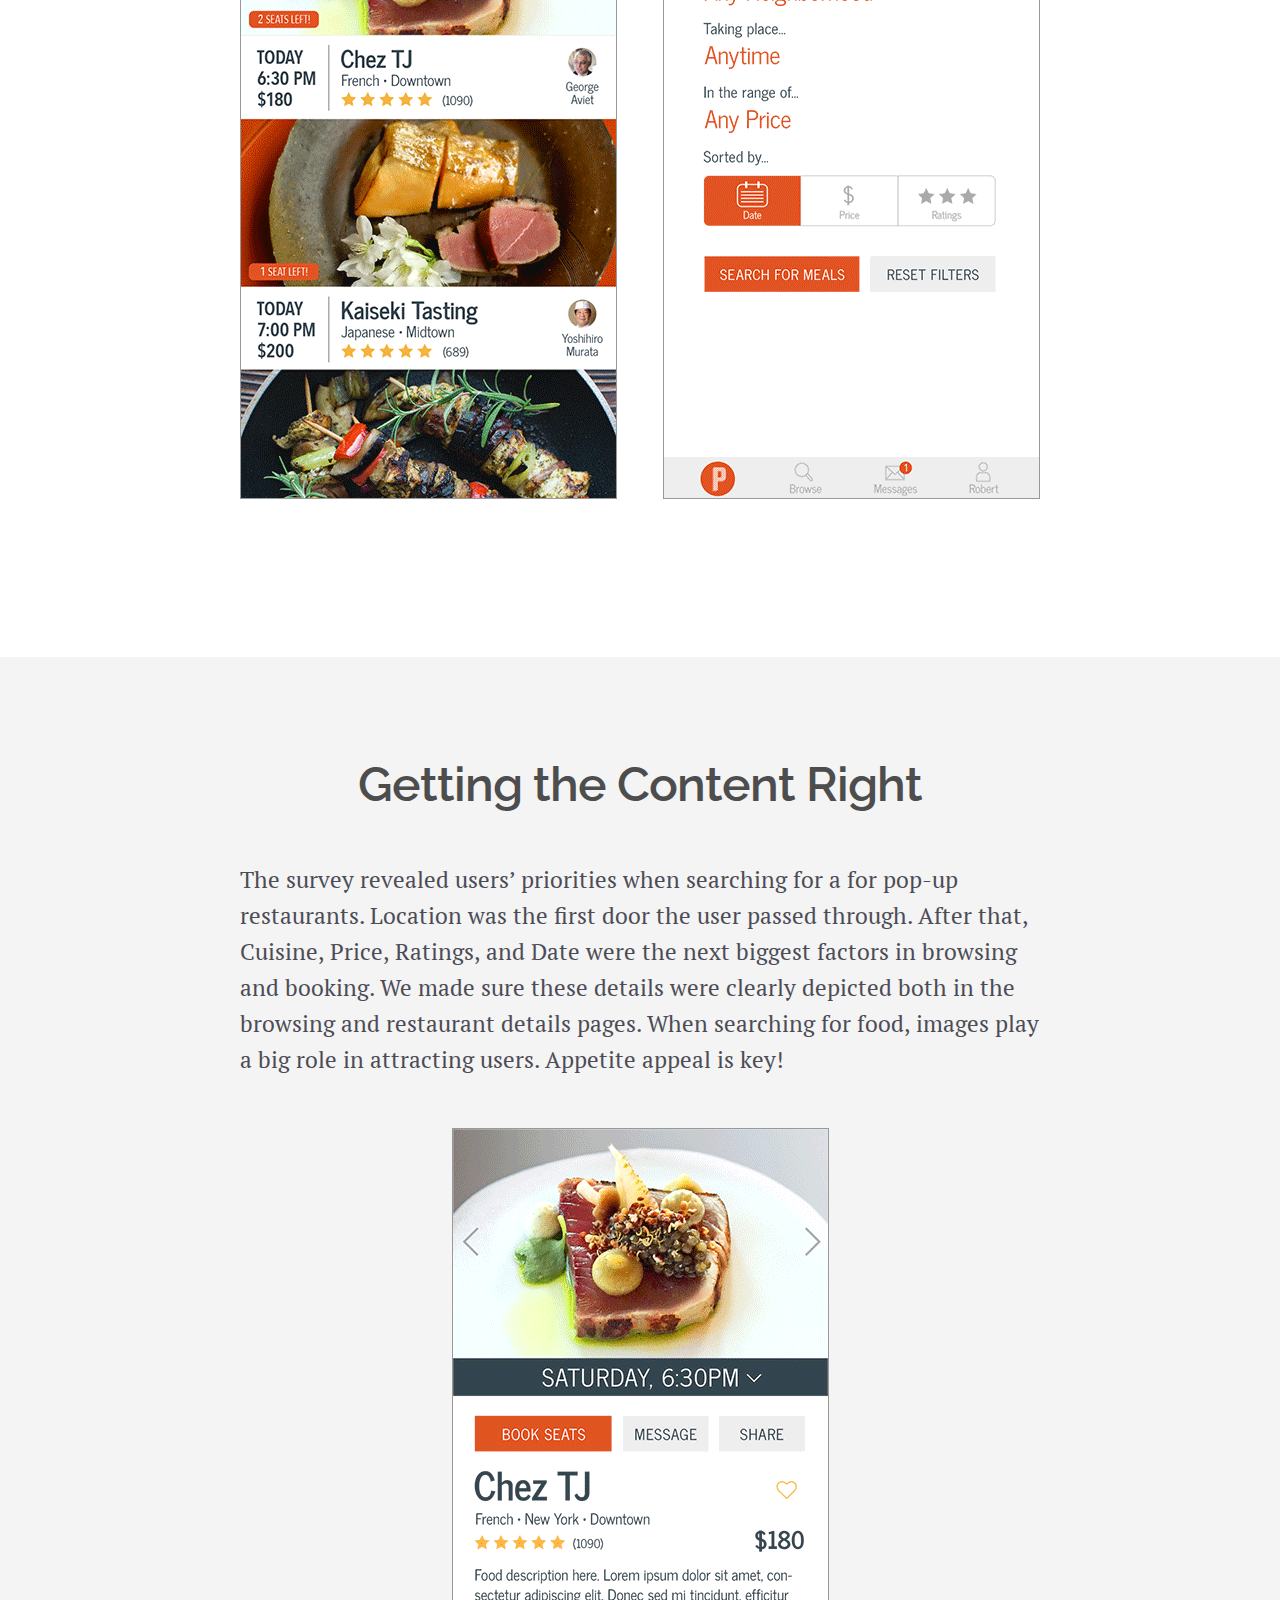
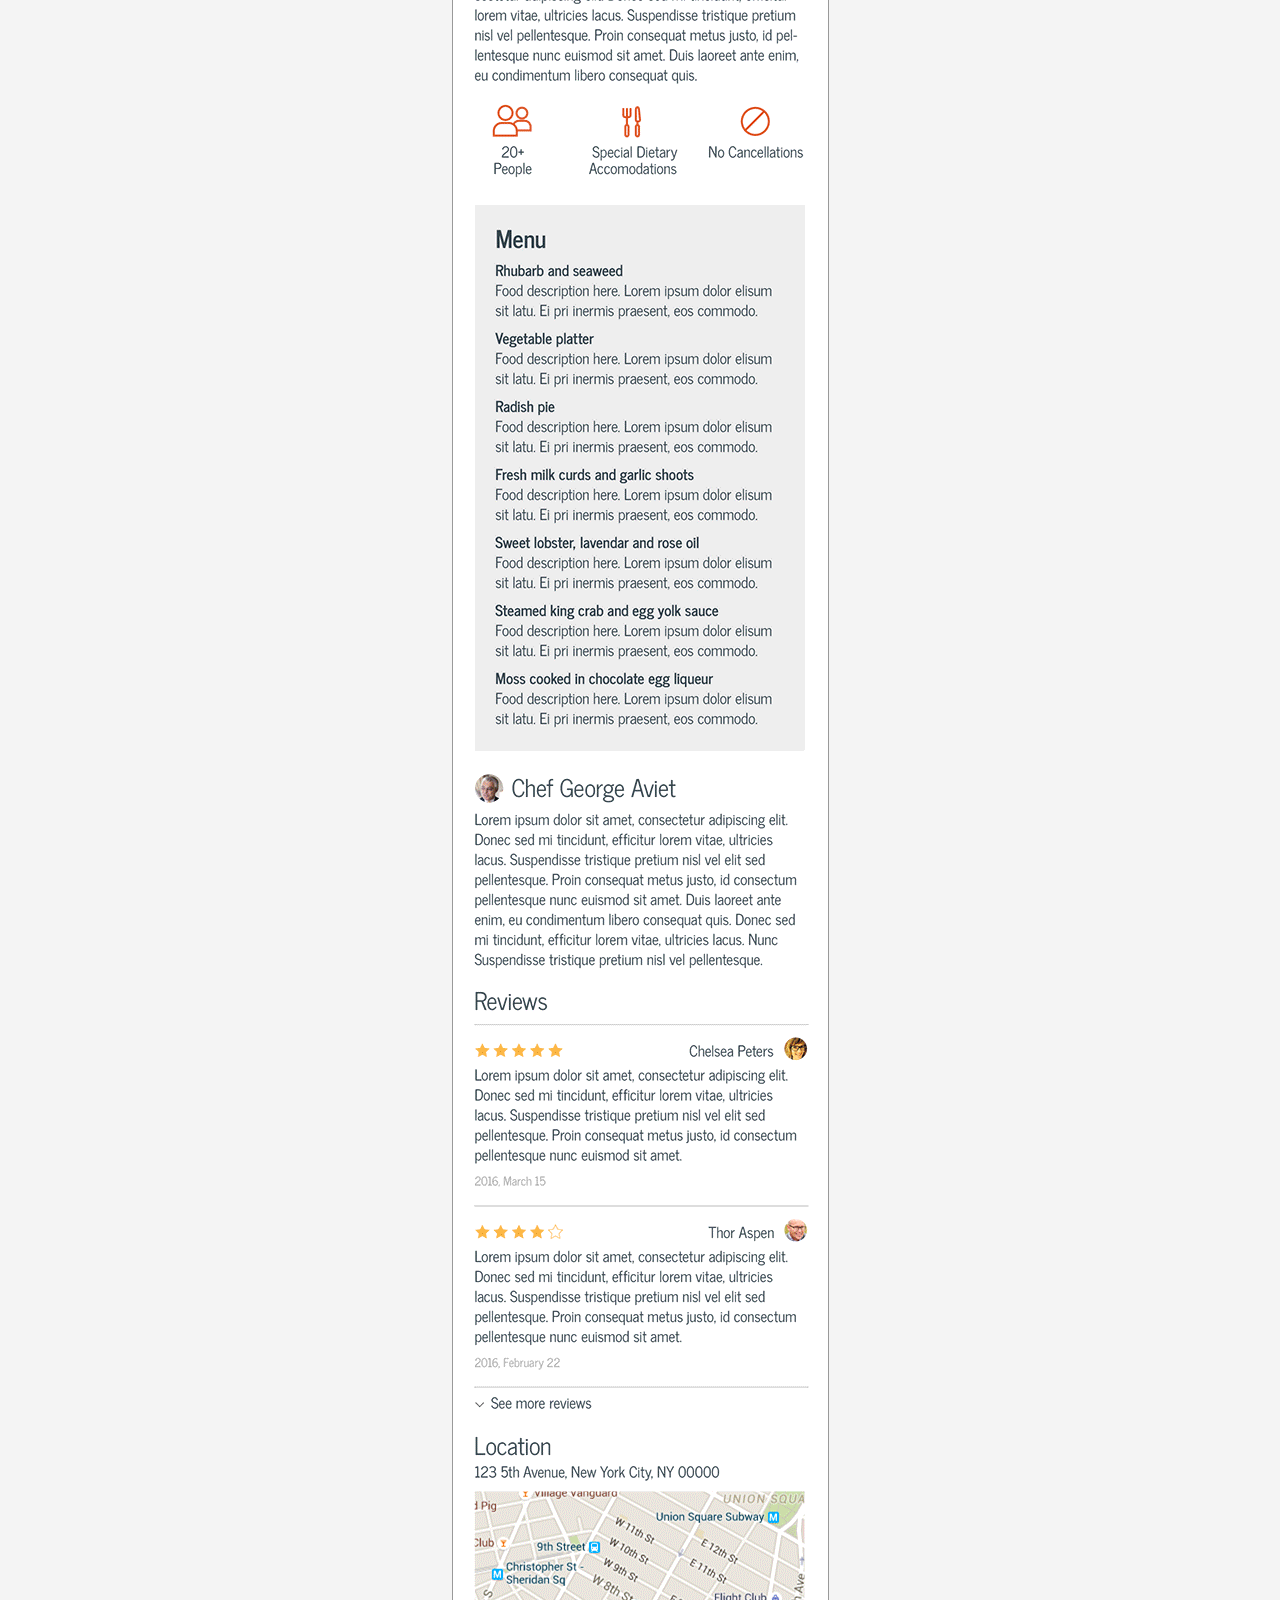
<file: popeats-casestudy.html>
<!DOCTYPE html>
<html lang="en">
<head>

  <meta charset="utf-8">
  <title>New Dining Experiences</title>
  <meta name="description" content="">
  <meta name="author" content="Gabby Chung">
    
  <!-- Mobile Specific Metas
  –––––––––––––––––––––––––––––––––––––––––––––––––– -->
  <meta name="viewport" content="width=device-width, initial-scale=1">


  <link href="https://fonts.googleapis.com/css?family=PT+Serif|Raleway" rel="stylesheet">
  <link rel="stylesheet" href="css/normalize.css">
  <link rel="stylesheet" href="css/skeleton.css">
  <link rel="icon" type="image/png" href="images/favicon.png">

</head>
<body>
    
<!-- Header -->
<div class="section popeats-intro"> 
    <div class="container">
        <div class="row">
            <a class="one-half column logo-position" href="index.html">
                <svg class="logo-cs" version="1.1" xmlns="http://www.w3.org/2000/svg" xmlns:xlink="http://www.w3.org/1999/xlink" x="0px" y="0px" viewBox="0 0 33.6 33.8" style="enable-background:new 0 0 33.6 33.8;" xml:space="preserve">
                    <style type="text/css">
	               .st0{fill:#FFFFFF;}
	               .st1{fill:#3CBEBC;}
                    </style>
                    <g>
	                   <path class="st0" d="M27.9,26.1c-2.7,3.3-6.8,5.2-11,5.2C9,31.3,2.5,24.8,2.5,16.9S9,2.5,16.9,2.5c3.9,0,7.5,1.5,10.2,4.3l0.1,0.1
		               h2.4l0.6-0.5l-0.3-0.4C26.6,2.2,21.9,0,16.9,0C7.6,0,0,7.6,0,16.9s7.6,16.9,16.9,16.9c5,0,9.7-2.2,13-6.1l0.3-0.4l-1.9-1.6
		               L27.9,26.1z"/>
	                   <path class="st1" d="M17.7,15.6l-1.3,2.5h14.7c-0.1,0.9-0.2,1.9-0.5,2.8l-0.1,0.3l2,1.4l0.2-0.7c0.6-1.9,0.9-3.9,0.9-5.9v-0.5H17.7z"/>
                    </g>
                </svg>
                <div class="cs-name-white">GABBY CHUNG</div>
            </a>
            <div class="one-half column float-right">
                <nav class="cs-nav">
                    <div class="cs-nav-display"><a class="cs-nav-color" href="index.html">WORK</a></div>
                    <div class="cs-nav-display"><a class="cs-nav-color" href="about.html">ABOUT</a></div>
                    <div class="cs-nav-display"><a class="cs-nav-color" href="contact.html">CONTACT</a></div>
                </nav>
            </div>
       </div>
       <div>
           <h1 class="cs-title">PopEats Web App</h1>
           <p class="project-time">3 weeks | Concept Project</p>
           <p class="project-process">UX Research, Branding, Wireframes, Usability Testing, Visual Design, Prototype</p>
       </div>
    </div>
</div> 

<!-- Your Source For New Dining Experiences -->
<div class="cs-section"> 
    <div class="container"> 
        <div class="img-centered"><img class="u-max-full-width" src="images/home/PopEats_Thumb.jpg"/></div>
        <h2 class="title-centered">Your Source for New Dining Experiences</h2>
            <p>
                Pop-up restaurants have exploded in popularity in recent years. Diners in major cities are looking for new dining experiences. Pop-up restaurants showcase unique cuisines and dining concepts. Pop-ups allow diners to connect with their food and the chef in a more intimate setting. With its growing popularity, pop-up restaurants surprisingly don’t have a dedicated website or app that lets diners browse and search for experiences near them. As a design challenge, I researched, designed, tested, and prototyped a web application enables diners to browse and reserve a seat for a pop-up restaurant.
            </p>
        
    </div>
</div>
<div class="section ss-app-intro-screens">
</div>     
    
<!-- Determining the Goal -->
<div class="cs-section light-gray-section"> 
    <div class="container"> 
        <h2 class="title-centered">Determining Goals</h2>
        <p>
          To find out who would be using this app and what they would be looking for, I conducted a survey. My goal was to learn about:
        </p>
        <ol>
            <li>The target user </li>
            <li>How users browse</li>
            <li>Motivations</li>
            <li class="li-bottom">Booking experiences</li>
        </ol>
        <h3 class="title-centered" style="margin-top:15%">Research Findings</h3>
        <div class="row">
            <div class="one-half column" style="margin-top: 5%">
                <div class="icon-centered"><img class="u-max-full-width" src="images/popeats/primary-user.png"/></div>
                <h4 class="h4-title-centered line-space">Primary Users</h4>
                <p class="descriptor">The adventurous diners we are targeting are working millennials living in metropolitan areas. As heavy users of social media, millennials are also heavy consumers of experiences. Pop-up restaurants come at a higher price point, so we are targeting those in the middle-high to high income bracket.
                </p>
            </div>
            <div class="one-half column" style="margin-top: 5%">
                <div class="icon-centered"><img class="u-max-full-width" src="images/popeats/browsing-devices.png"/></div>
                <h4 class="h4-title-centered line-space">Browsing on Devices</h4>
                <p class="descriptor">Users are browsing on their smartphones almost as often as they are on their laptops. 
                To reach as many users as possible, I decided to design a responsive web application rather than a native app. PopEats needed to be accessible by any device.
                </p>
            </div>
        </div>
        <div class="row">
            <div class="one-half column" style="margin-top: 10%">
                <div class="icon-centered"><img class="u-max-full-width" src="images/popeats/food-interest.png"/></div>
                <h4 class="h4-title-centered line-space">Food Interest</h4>
                <p class="descriptor">Majority of those surveyed are looking for new food experiences
                </p>
            </div>
            <div class="one-half column" style="margin-top: 10%">
                <div class="icon-centered"><img class="u-max-full-width" src="images/popeats/food-finding.png"/></div>
                <h4 class="h4-title-centered line-space">Food Finding</h4>
                <p class="descriptor">Users currently find new dining options through word of mouth and mobile apps like Yelp most frequently. They also discover them through social media.
                </p>
            </div>
        </div>
        <div class="row">
            <div class="one-half column" style="margin-top: 10%">
                <div class="icon-centered"><img class="u-max-full-width" src="images/popeats/online-res.png"/></div>
                <h4 class="h4-title-centered line-space">Online Reservations</h4>
                <p class="descriptor">Half of the survey respondents occasionally make reservations online. OpenTable is the most popular app used for reservations.
                </p>
            </div>
            <div class="one-half column" style="margin-top: 10%">
                <div class="icon-centered"><img class="u-max-full-width" src="images/popeats/popup-factors.png"/></div>
                <h4 class="h4-title-centered line-space">Pop-Up Experiences</h4>
                <p class="descriptor">While only 25% of respondents have attended a pop-up restaurant, 95% said that they are interested in going to one. Our poll revealed the most important factors in deciding on a pop-up restaurant.
                </p>
            </div>
        </div>
    </div>
</div>
   
<!-- Digging Deeper -->
<div class="cs-section"> 
    <div class="container"> 
        <h2 class="title-centered">Digging Deeper</h2>
        <p>
            I interviewed a few people for further information that help me create personas. This tool kept me on track throughout the design process. I also conducted a competitive analysis to evaluate how others were succeeding or struggling and discover where our opportunities lie.
         </p>
        <div class="img-centered"><img class="u-max-full-width" src="images/popeats/personas.png"/></div>
        <div class="img-centered"><a href="documents/PopEats_Personas.pdf" class="button text-centered">SEE PERSONAS</a></div>

        <div style= "margin-top: 10%">
            <h3 class="h4-title-centered">Feastly</h3>
            <p>Feastly is the biggest competition. As the only other website dedicated to pop-up meals and reservations, their product overlaps with PopEats quite a bit. They do a great job representing each dining experience with great photography and exciting menus. Their useful search filters and intuitive navigation creates a fluid browsing and reservation experience. They also chose a responsive website over a native app. However, Feastly only caters to chefs that choose to host their event on their website. They’re primarily home chefs opening up their homes to strangers or professional chefs offering unique tasting menus.</p>
            <div class="img-centered" style="margin-top:7%">
                <img class="u-max-full-width" src="images/popeats/comp-feastly.png" alt="image of Feastly's website"/>
            </div>
        </div>
        <div style= "margin-top: 10%">
            <h3 class="h4-title-centered">Eventbrite</h3>
            <p>Most pop-up restaurants utilize Eventbrite for publicizing and booking. Eventbrite caters to private events and doesn’t allow users to browse through listed events. Restaurants have to rely on social media or newsletters to publicize their events. Their template layout is not optimized for a restaurant, which needs to display a menu, large pictures, and a chef bio. For a unique event, pop-ups have a rather generic online presence on Eventbrite.</p>
            <div class="img-centered" style="margin-top:7%">
                <img class="u-max-full-width" src="images/popeats/comp-eventbrite.png" alt="image of Eventbrite's website"/>
            </div>
        </div>
        <div style= "margin-top: 10%">
            <h3 class="h4-title-centered">Yelp</h3>
            <p>Although not intended for pop-up experiences, Yelp is the top source for new restaurants options. There is much to learn and observe from them. While they do have an events section, there is no page dedicated to pop-ups. The key to Yelp’s success is their search features and reviews. However, many users complain that they find it tiring to weed out the ridiculous reviews from the helpful ones.</p>
            <div class="img-centered" style="margin-top:7%">
                <img class="u-max-full-width" src="images/popeats/comp-yelp.png" alt="image of Yelp's website"/>
            </div>
        </div>
        <div class="img-centered"><a href="documents/PopEats_Comp_Analysis.pdf" class="button text-centered">SEE COMPLETE ANALYSIS</a></div>
    </div>
</div>
    
<!-- Branding -->
<div class="section ss-app-intro-screens">
</div>

<div class="cs-section"> 
    <div class="container"> 
        <h2 class="title-centered">Branding</h2>
        <p>
            PopEats’ identity reflects the unique, modern and temporary nature of pop-up restaurants. The bold color palette and type were chosen with mobile devices in mind.
         </p>    
        <div class="img-centered" style="margin-top:7%">
                <img class="u-max-full-width logo-popeats" src="images/popeats/popeats-logo.png" alt="PopEats logo"/>
        </div>
        <div class="img-centered" style="margin-top:7%">
                <img class="u-max-full-width" src="images/popeats/popeats-colors.png" alt="PopEats color palette"/>
        </div>
        <div class="img-centered" style="margin-top:7%">
                <img class="u-max-full-width" src="images/popeats/popeats-type.png" alt="PopEats type"/>
        </div>
    </div>
</div>    
    
    
<!-- Browse First, Create an Account Later -->
<div class="cs-section light-gray-section"> 
    <div class="container"> 
        <h2 class="title-centered">Browse First, Create an Account Later</h2>
            <p>
                Starting to think about how pop-up restaurants should be presented, it seemed that pop-ups were somewhere between an event and a restaurant. To add another layer of complication, PopEats as a booking website would also be similar to an online store. After studying other sites that sell products, capture restaurant reviews, or promote events, I realized that PopEats needed to allow the user to get to search as quickly as possible. Many other sites delay the sign up or sign in process until the user has decided to make a purchase. This allows the user to start browsing and minimizes the likelihood that they will drop off before even looking through our site.
            </p>
         <div class="img-centered"><img class="u-max-full-width" src="images/popeats/start-browsing.png"/></div>    
    </div>
</div>
    
<!-- Filters -->
<div class="cs-section"> 
    <div class="container"> 
        <h2 class="title-centered">Filters</h2>
            <p>
                There is so much data available to us now that our problem is now having too much information. Filtering has grown to be a necessity to avoid user fatigue. To maximize the number of relevant options, I created filters based on the decision-making factors revealed in our research findings. To reflect pop-ups’ personal experience, we chose a narrative approach. The “What are you looking for?” tab is anchored to the top of the browsing page. 
            </p>
            <div class="img-centered"><img class="u-max-full-width" src="images/popeats/filters.png"/></div>
    </div>
</div> 
    
<!-- Getting the Content Right -->
<div class="cs-section light-gray-section"> 
    <div class="container"> 
        <h2 class="title-centered">Getting the Content Right</h2>
        <p>The survey revealed users’ priorities when searching for a for pop-up restaurants. Location was the first door the user passed through. After that, Cuisine, Price, Ratings, and Date were the next biggest factors in browsing and booking. We made sure these details were clearly depicted both in the browsing and restaurant details pages. When searching for food, images play a big role in attracting users. Appetite appeal is key! </p>
        <div class="img-centered"><img class="u-max-full-width" src="images/popeats/details.png"/></div>
    </div>
</div>    
    
<!-- What I Learned from Testing -->
<div class="cs-section"> 
    <div class="container"> 
        <h2 class="title-centered">What I Learned from Testing</h2>
        <p>
            I tested the app with five users, watching them discover the intent of the web app, browsing through restaurants, and finally booking a seat. These were my biggest takeaways:
        </p>
        <div style= "margin-top: 10%">
            <h3 class="h4-title-centered">Payment Security Trust</h3>
            <p>Initially, I did not expect payment security to be a big topic. Several users voiced that they would choose PayPal or Visa checkout rather than enter their credit card as a payment method. User were paranoid of submitting their credit card information because it didn’t seem as secure as the other two options. After hearing this feedback, I started wondering what makes a payment page feel more secure. Even users didn’t really know. The best answer they could give was that it looked more official or “maybe you should add a terms and policy link”. </p>
            <p>Noticing that brand recognition of Paypal and Visa immediately gave users a sense of security, I looked into other third parties that would handle the credit card processing and transactions. I added a “Powered by Stripe” badge to the credit card information section, which informed the user who of was getting and protecting their credit card information.</p>
            <div class="img-centered" style="margin-top:7%">
                <img class="u-max-full-width" src="images/popeats/payment.png" alt=""/>
            </div>
        </div>
        <div style= "margin-top: 10%">
            <h3 class="h4-title-centered">Ratings & Reviews</h3>
            <p>Hardly anyone ever buys a product without first reading its reviews and ratings. In this day and age, it’s so easy to find a review. Sometimes there are too many reviews and it becomes a cumbersome task to sort through the reviews to find reliable ones. In testing, we found that photos are just as important. Photos are more easy to scan through than reviews and aren’t as subjective. User-supplied photos appear more trustworthy than the polished restaurant-supplied photos. They appear more real and honest.</p>
            <p>If this were a real project, I would explore how we could incorporate images uploaded on social media by diners. It would be a selective collective rather than open to all user uploads. If there are too many duplicate images, it will grow to be less helpful. For reviews, we would ensure that only those who attended the pop-up would be able to leave a rating and review.</p>
            <div class="img-centered" style="margin-top:7%">
                <img class="u-max-full-width" src="images/popeats/reviews.png" alt=""/>
            </div>
        </div>
    </div>    
</div>
    
<!-- Responsive Website -->
<div class="light-gray-section"> 
    <div class="container"> 
        <h2 class="title-centered">Responsive Website</h2>
        <p>Since our users browse equally on both mobile and desktops, PopEats is responsive across all devices.</p>
        <div class="img-centered"><img class="u-max-full-width" src="images/popeats/responsive-home.png"/></div>
        <div class="img-centered" style="margin-top:15%"><img class="u-max-full-width" src="images/popeats/responsive-browse.png"/></div>
        <div class="img-centered" style="margin-top:15%"><img class="u-max-full-width" src="images/popeats/responsive-book.png"/></div>
        <div class="img-centered"><a href="https://invis.io/AH7CZEW63" class="button text-centered">SEE PROTOTYPE</a></div>
    </div>
</div>   
    
<!-- Reflections -->
<div class="cs-section gray-section"> 
    <div class="container"> 
        <h3 class="title-centered">Reflections</h3>
        <h2 class="title-centered">Recording the Test</h2>
        <p>
           This was my first time using Lookback with Invision. Getting a recording of the user’s face, voice and screen gave me real insight as to how intuitive our design was. The nonverbal feedback is just as if not more telling of how much of a challenge or breeze it is navigating the app. Without recordings, I would have missed a few puzzled frowns or pauses. 
        </p>
        <h2 class="title-centered" style="margin-top:10%">Designing for All Users</h2>
        <p>
           Designing for different types of users is a challenge. Creating an app that is bloated with features to fit every need is not effective. This is where you need to be real and think about where the product’s goals and the users’ goals overlap. The product’s goal is to get user to discover how they can use Sous Chef and expand Sous Chef’s capabilities further into the lives of its users. This was how I determined which user goals to focus on. Simplicity is key if you don’t want to lose users.
        </p>

    </div>
</div>  
 
<!-- Other Case Studies -->
<div> 
    <div class="container">
        <h3 class="title-centered">Read Other Case Studies</h3>

        <div class="row">
            <div class="one-half column">
                <div class="img-centered" style="width:90%"><a href="souschef-stove-casestudy.html"><img class="u-max-full-width" src="images/home/SousChef_Stove_Thumb.jpg"/></a></div>
                <h4 class="h4-title-centered line-space" style="margin-top:7rem">Sous Chef Stove</h4>
                <div class="title-centered work-leadin">A SMART KITCHEN ASSISTANT</div>
            </div>
            <div class="one-half column">
                <div class="img-centered"><a href="souschef-app-casestudy.html"><img class="u-max-full-width" src="images/home/SousChef_App_Thumb.jpg"/></a></div>
                <h4 class="h4-title-centered line-space">Sous Chef Companion App</h4>
                <div class="title-centered work-leadin">A SMARTER WAY TO COOK</div>
            </div>
        </div>

    </div>
</div>
    
<!-- Footer -->
<div class="cs-section"> 
    <div class="container title-centered"> 
        <div class="footer-rule"></div>
        <div class="footer-type">© Gabrielle Chung 2016</div>
    </div>
</div>    
    
</body>
</html>
</file>
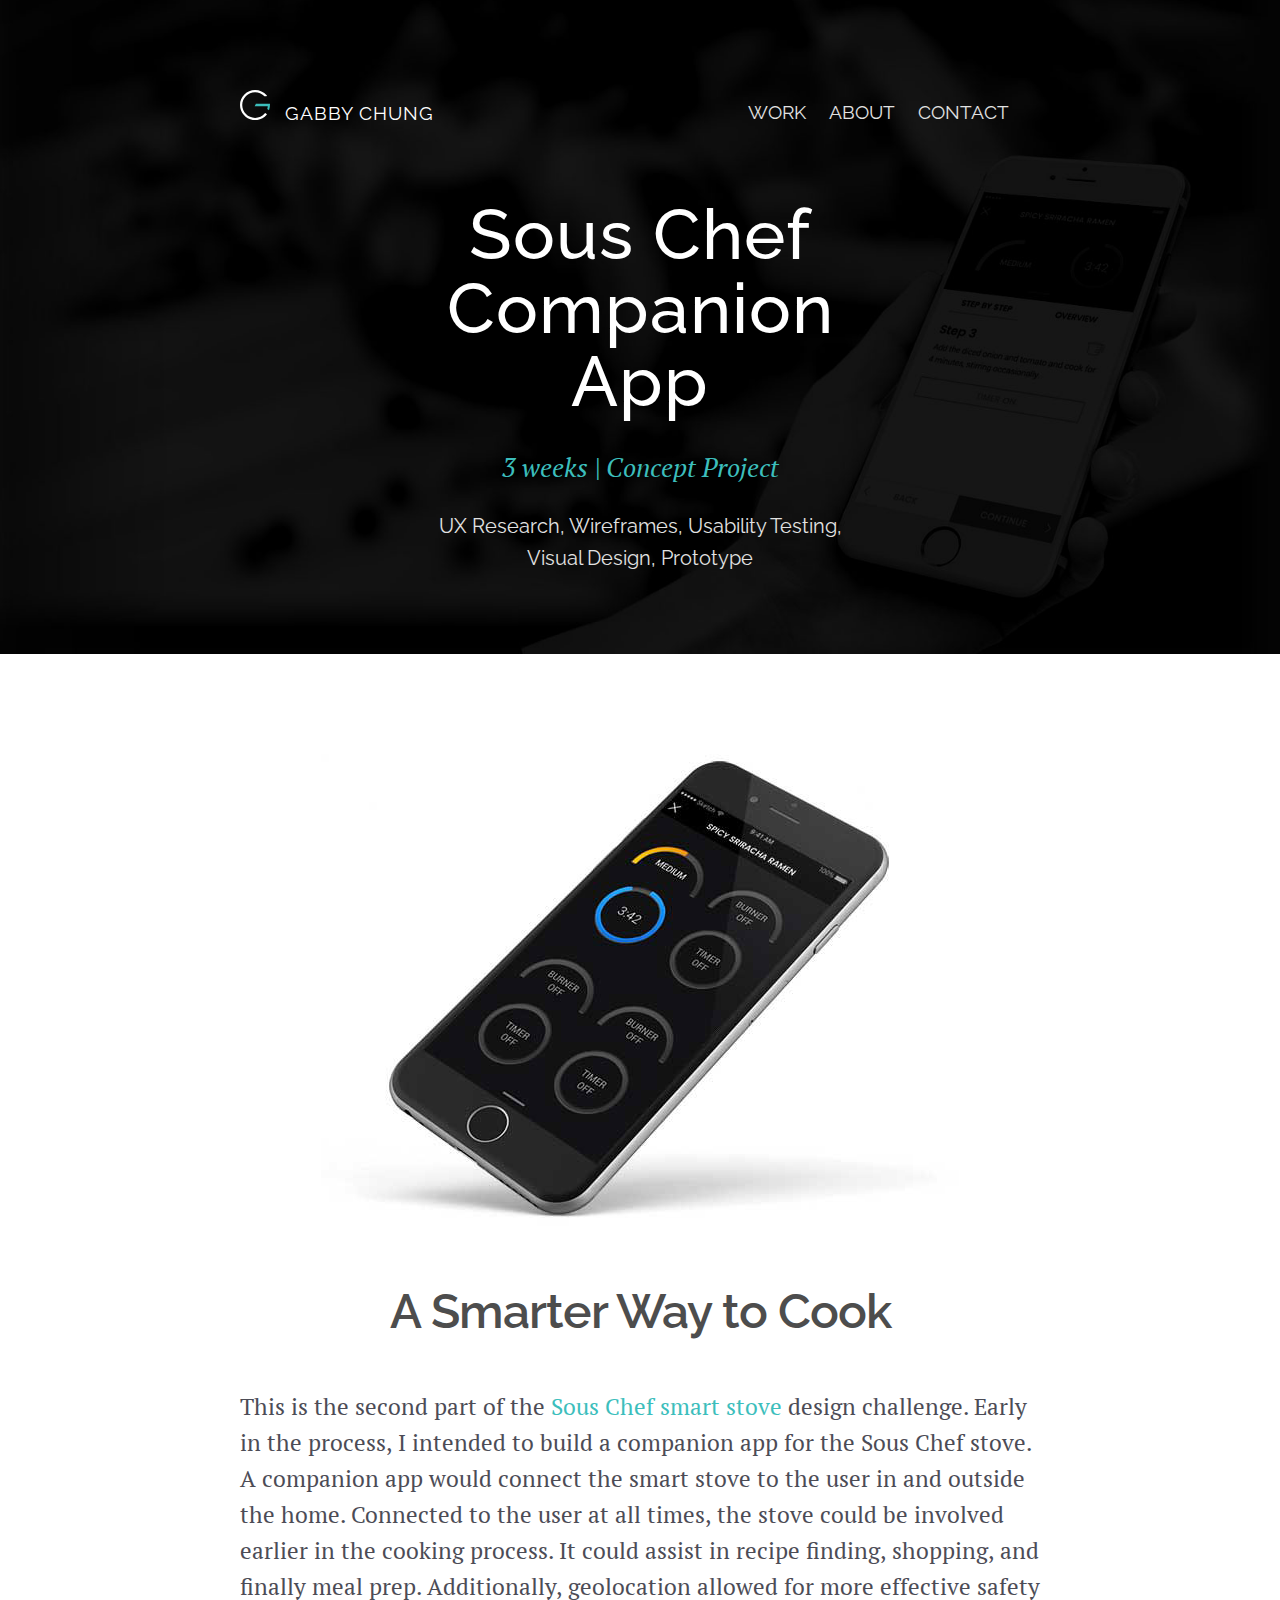
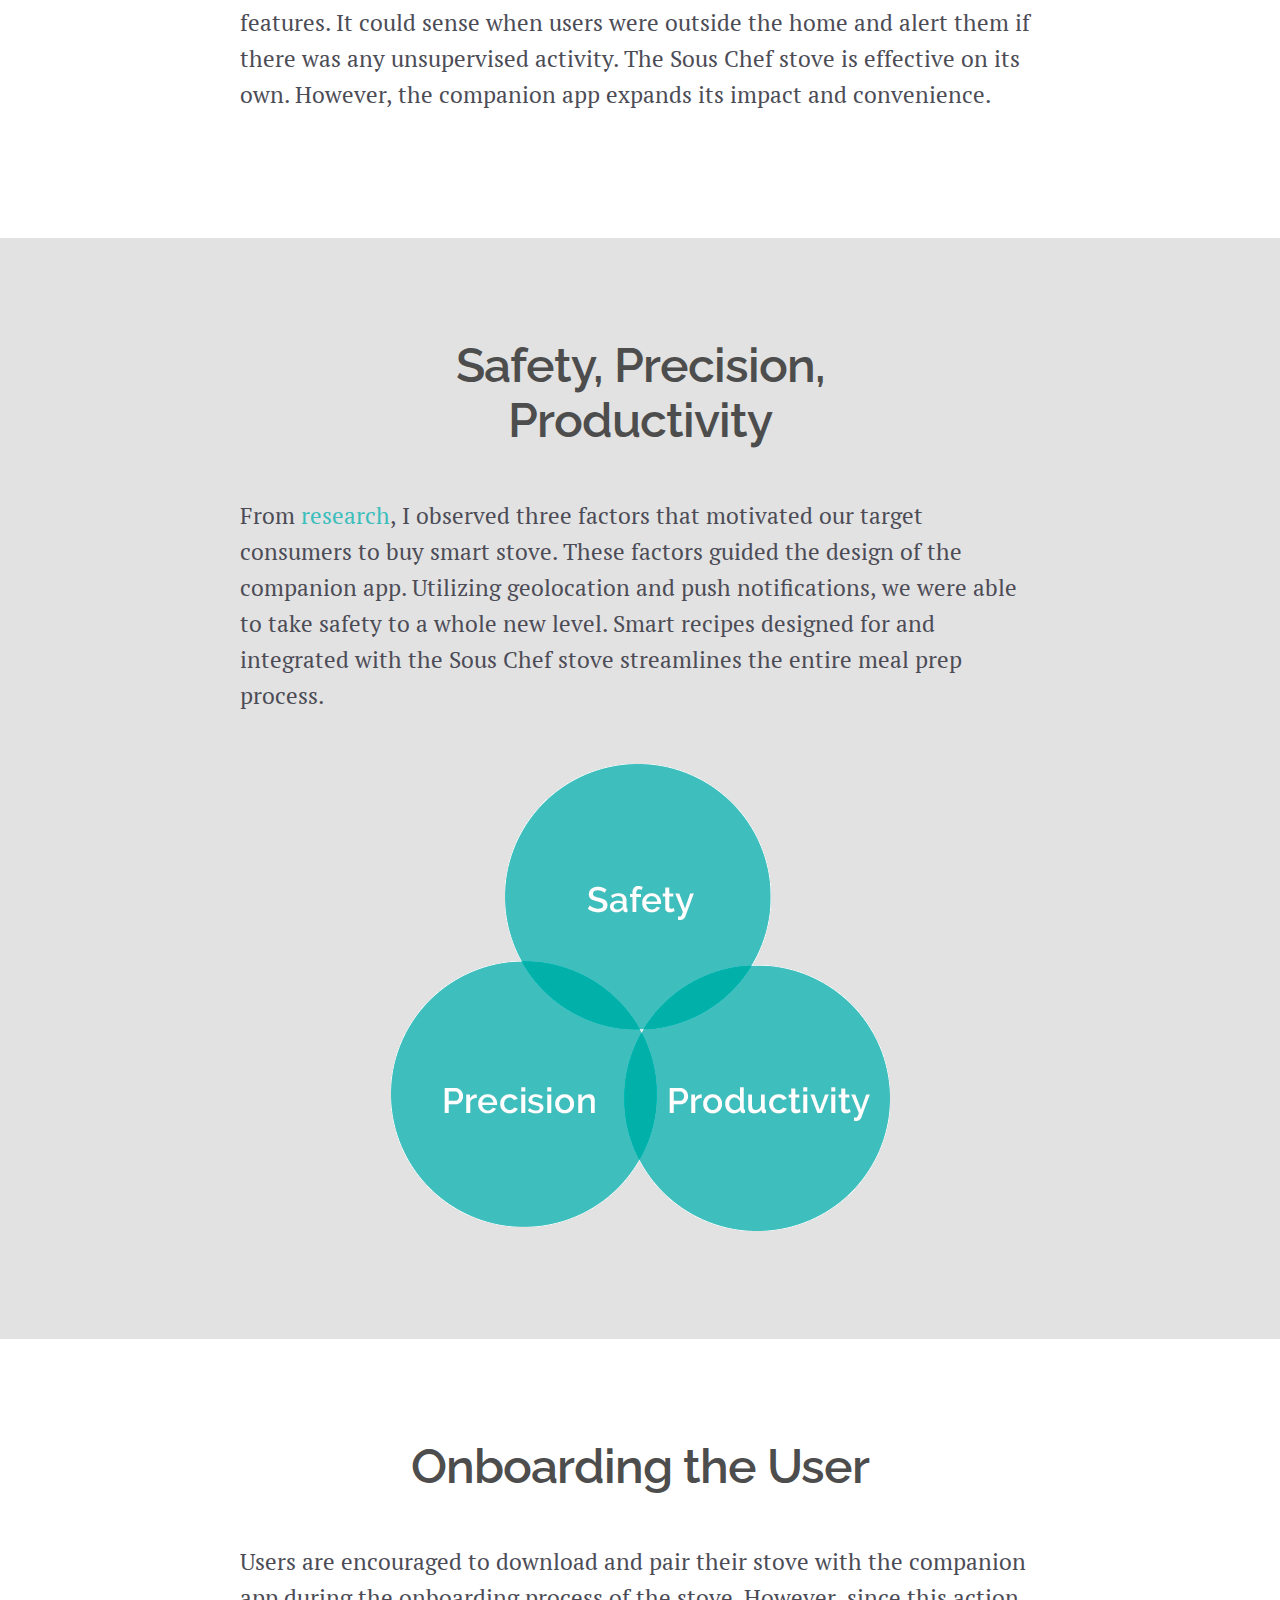
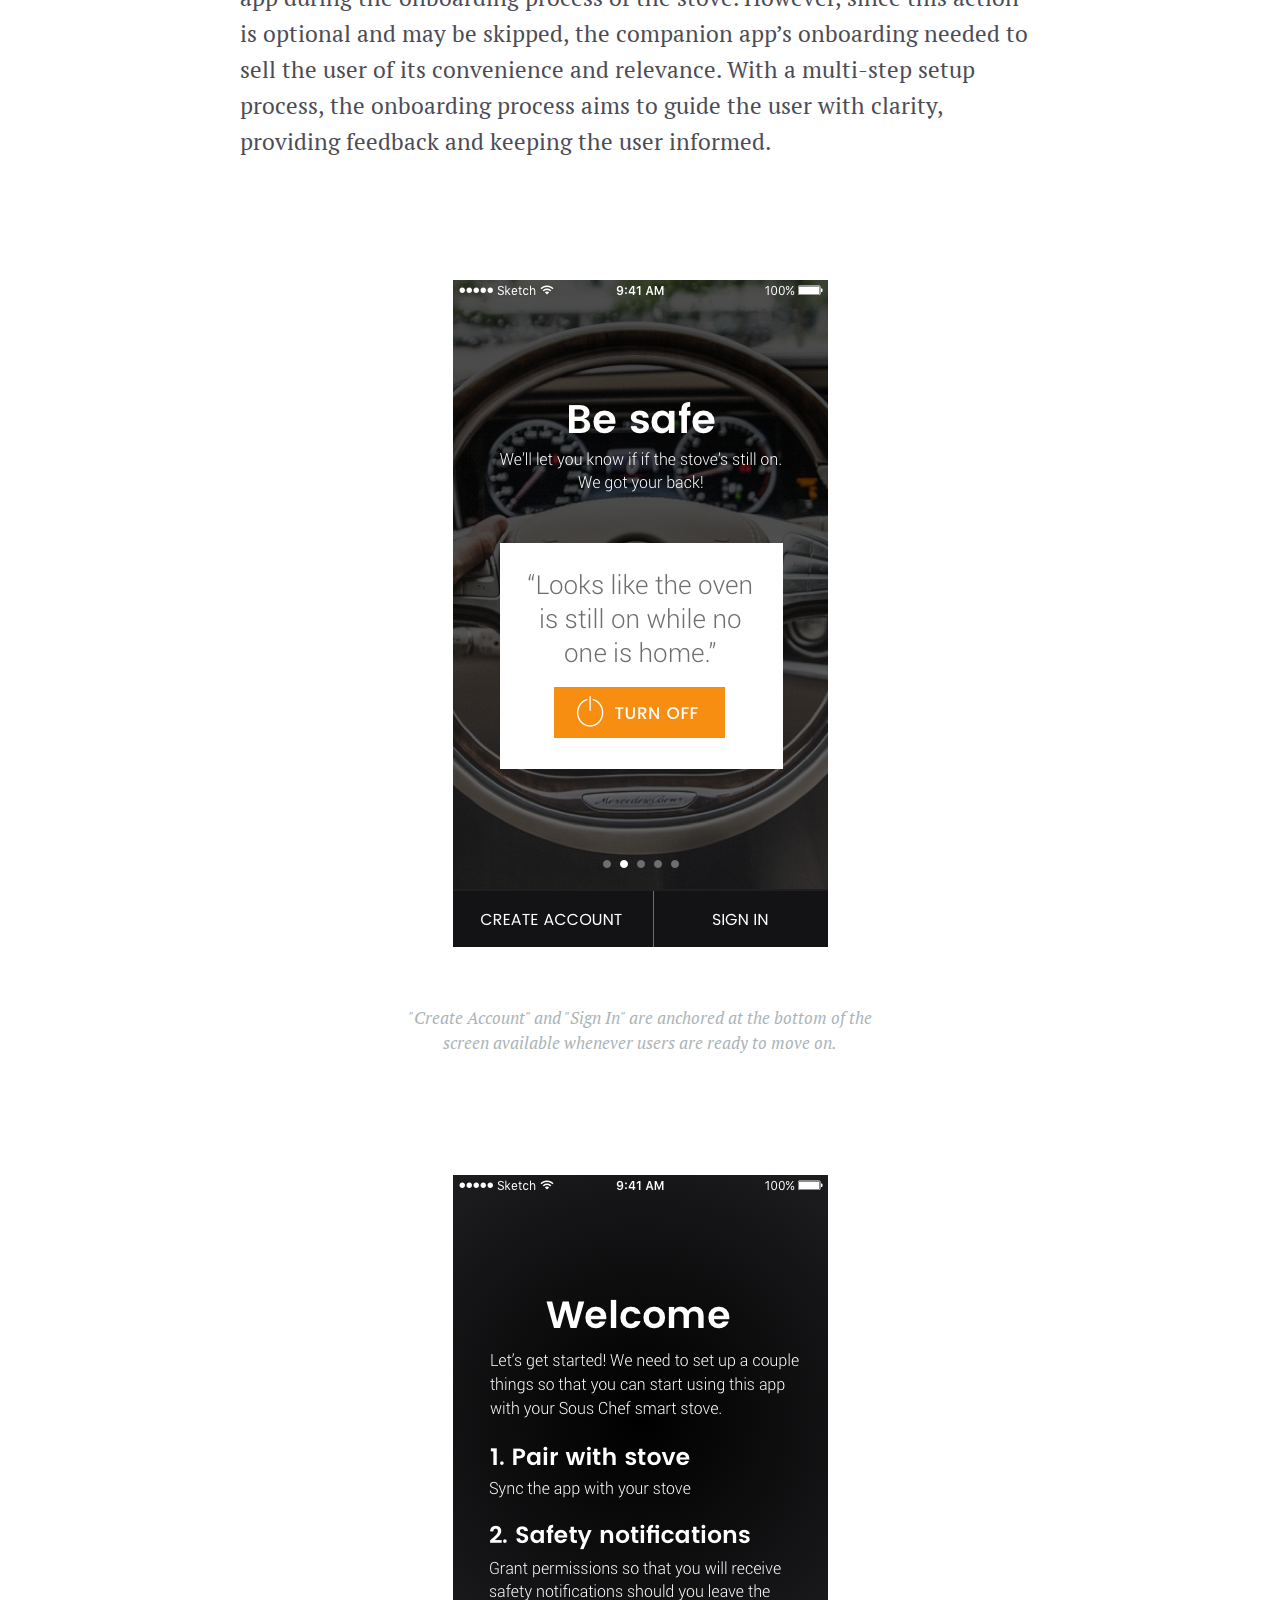
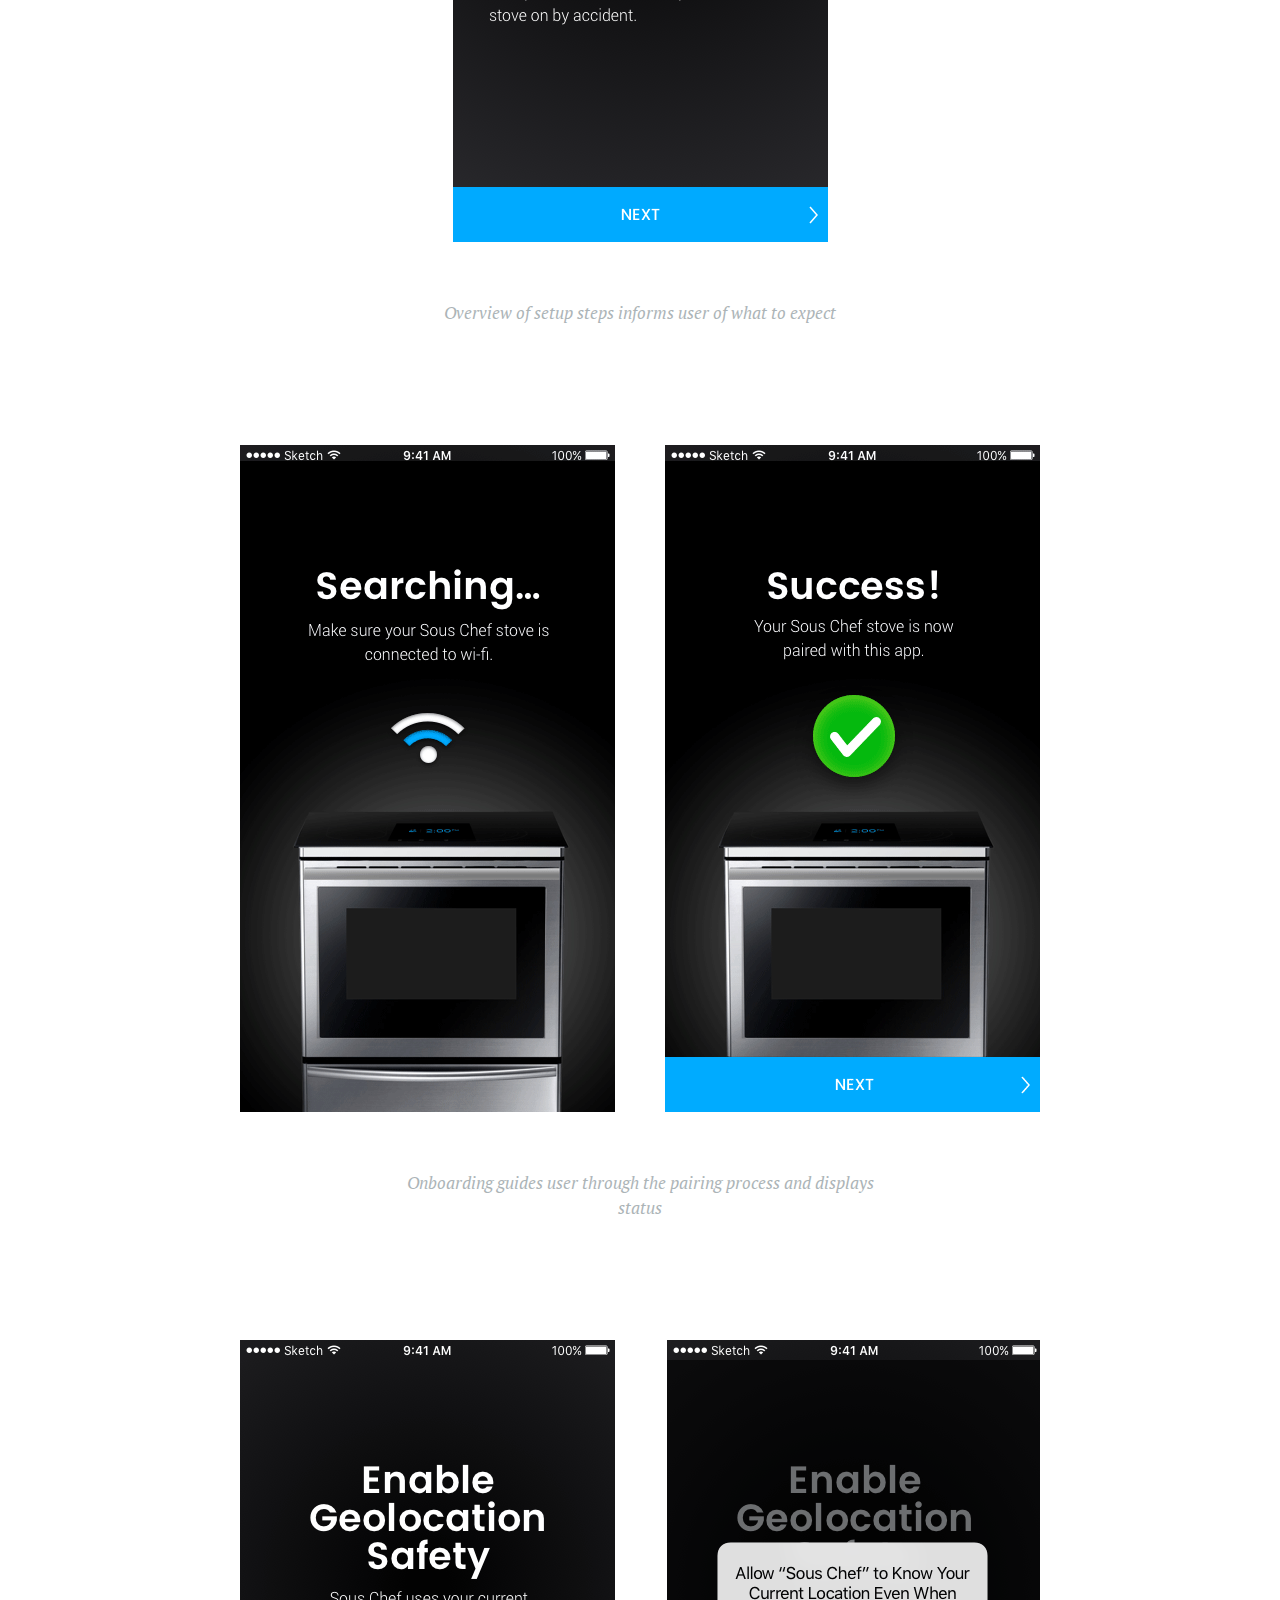
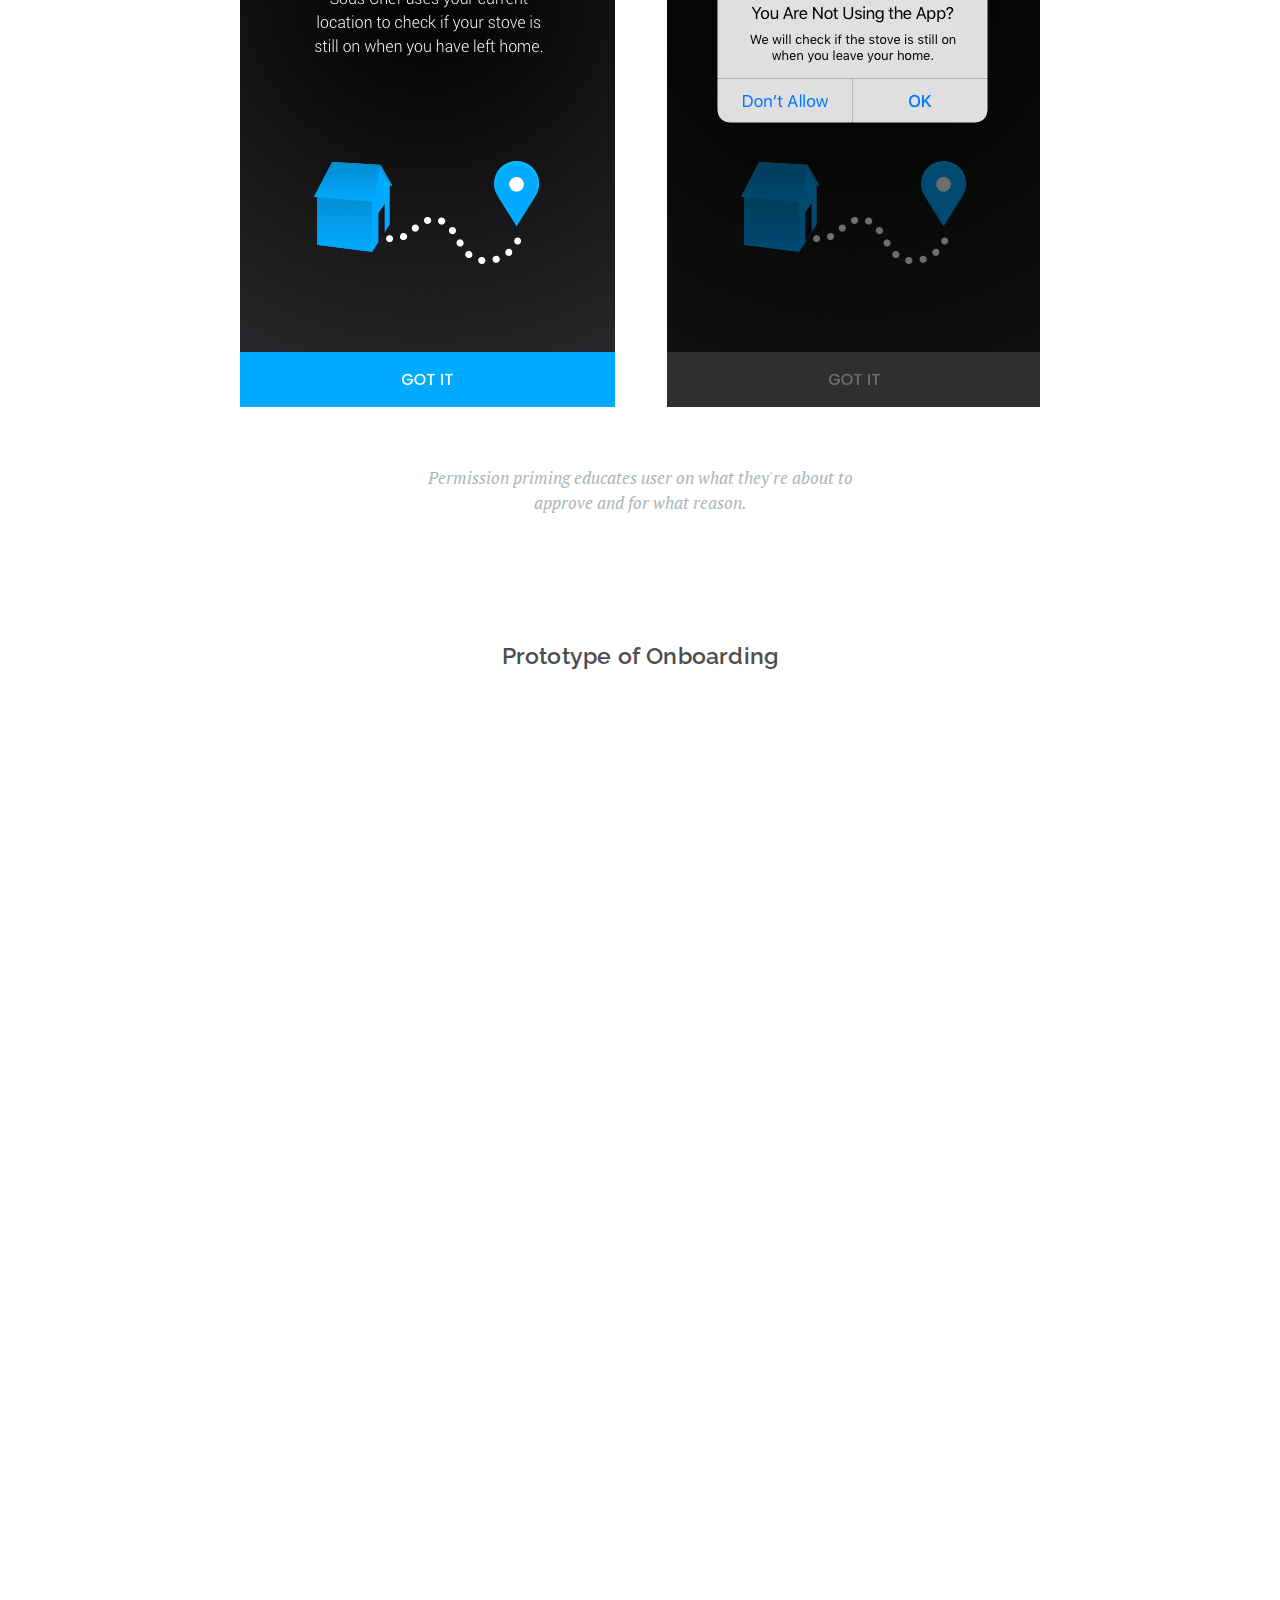
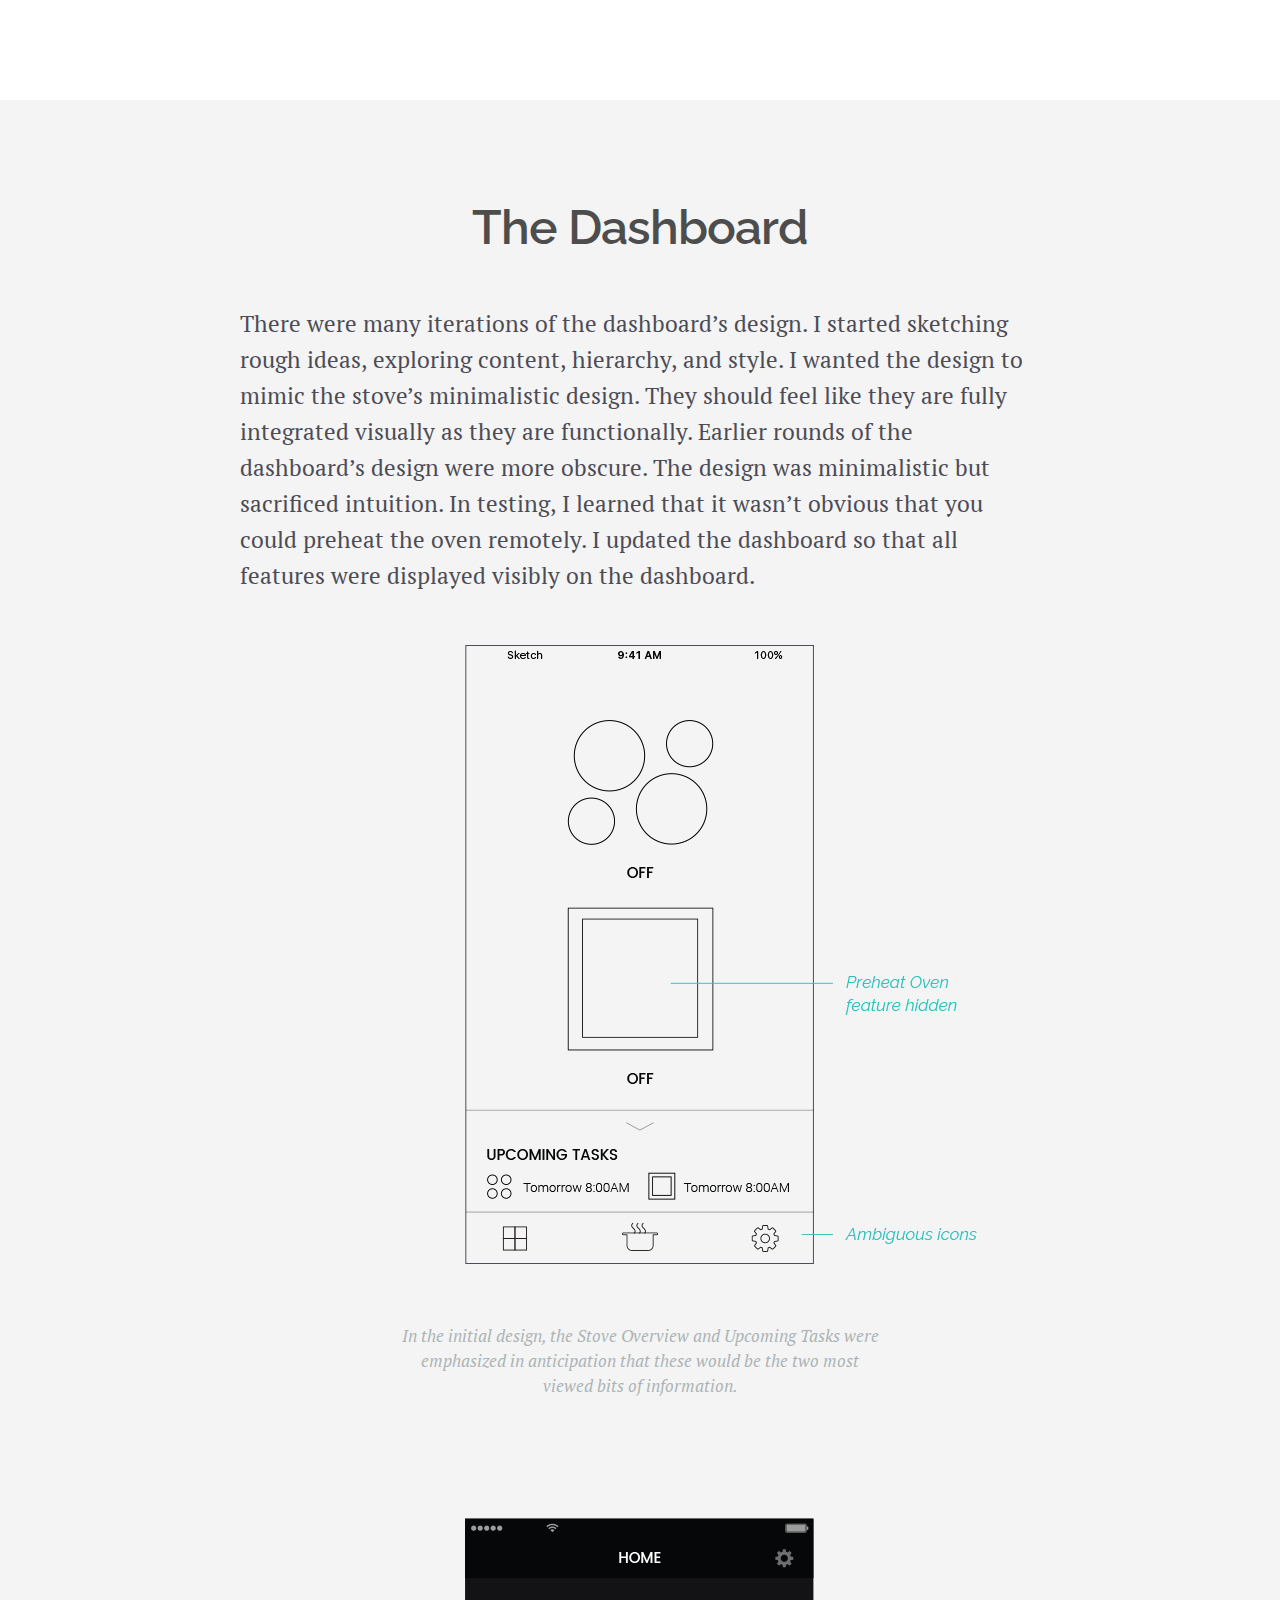
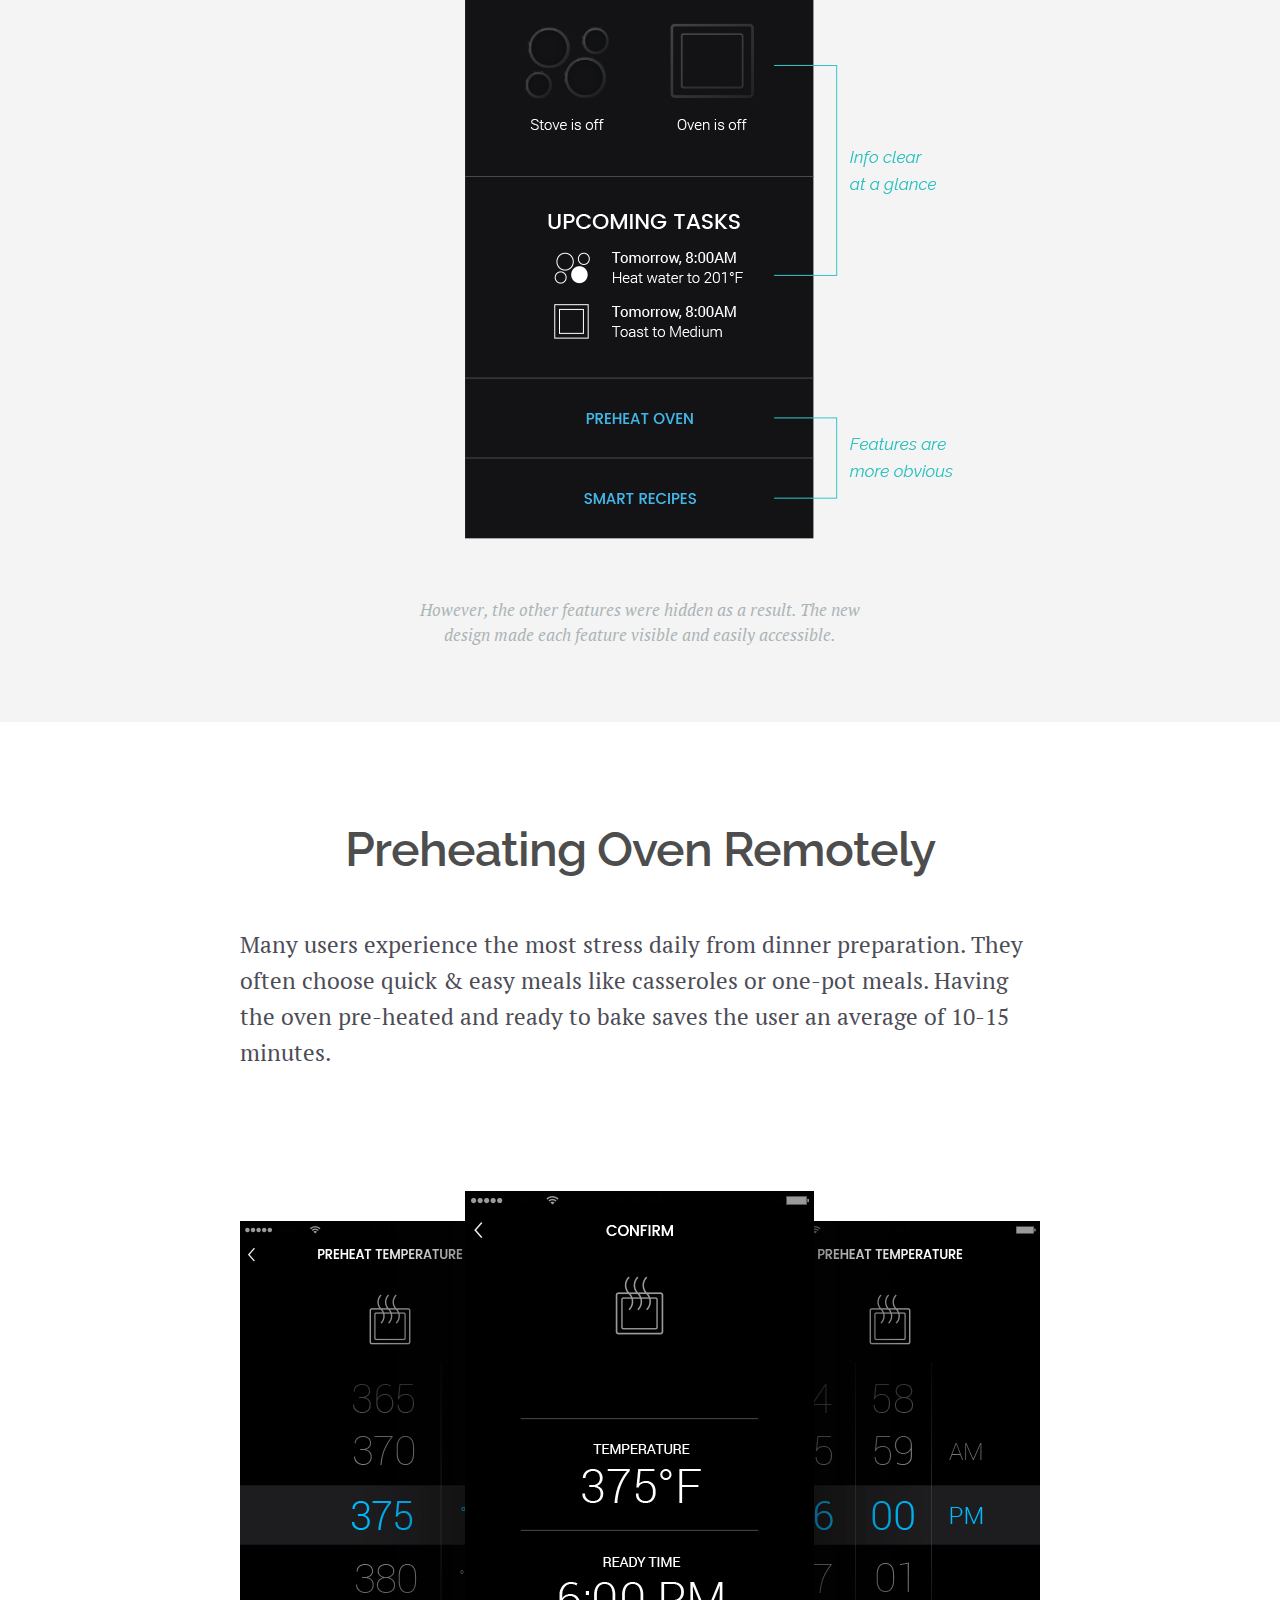
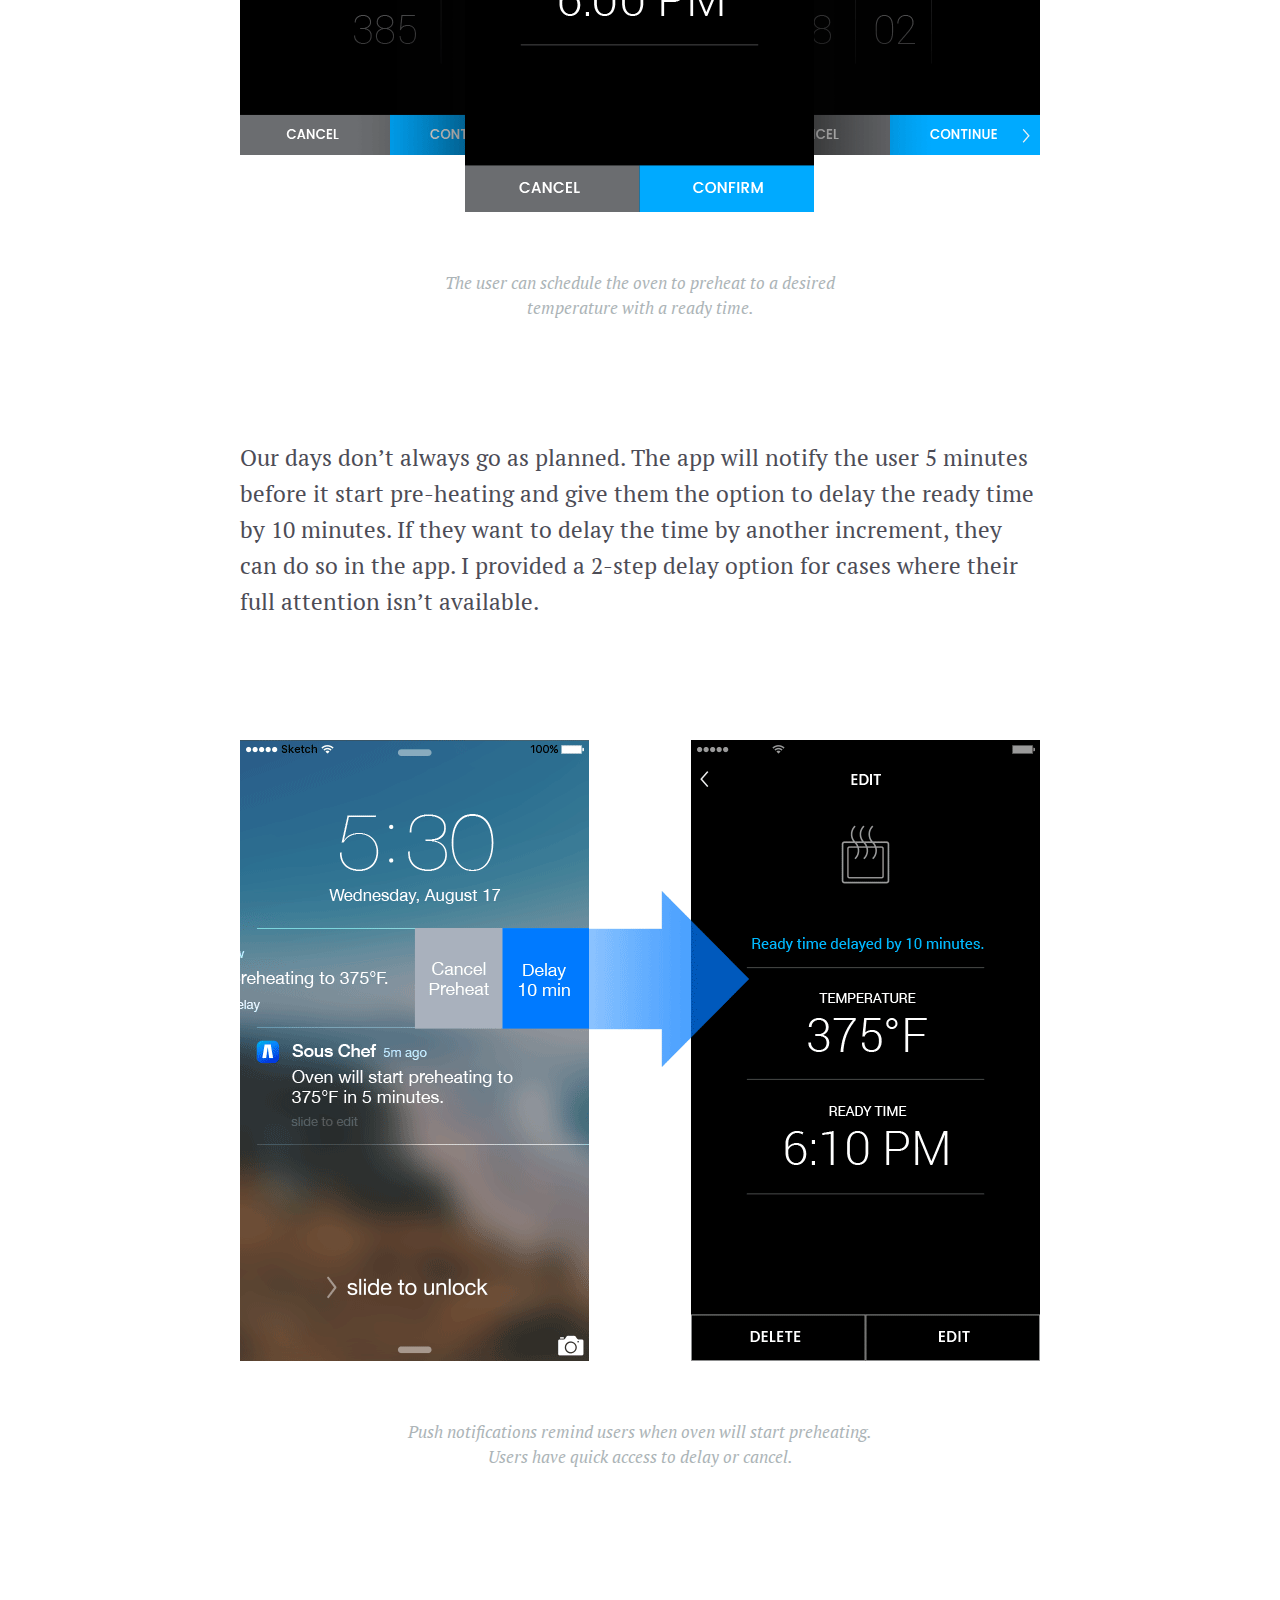
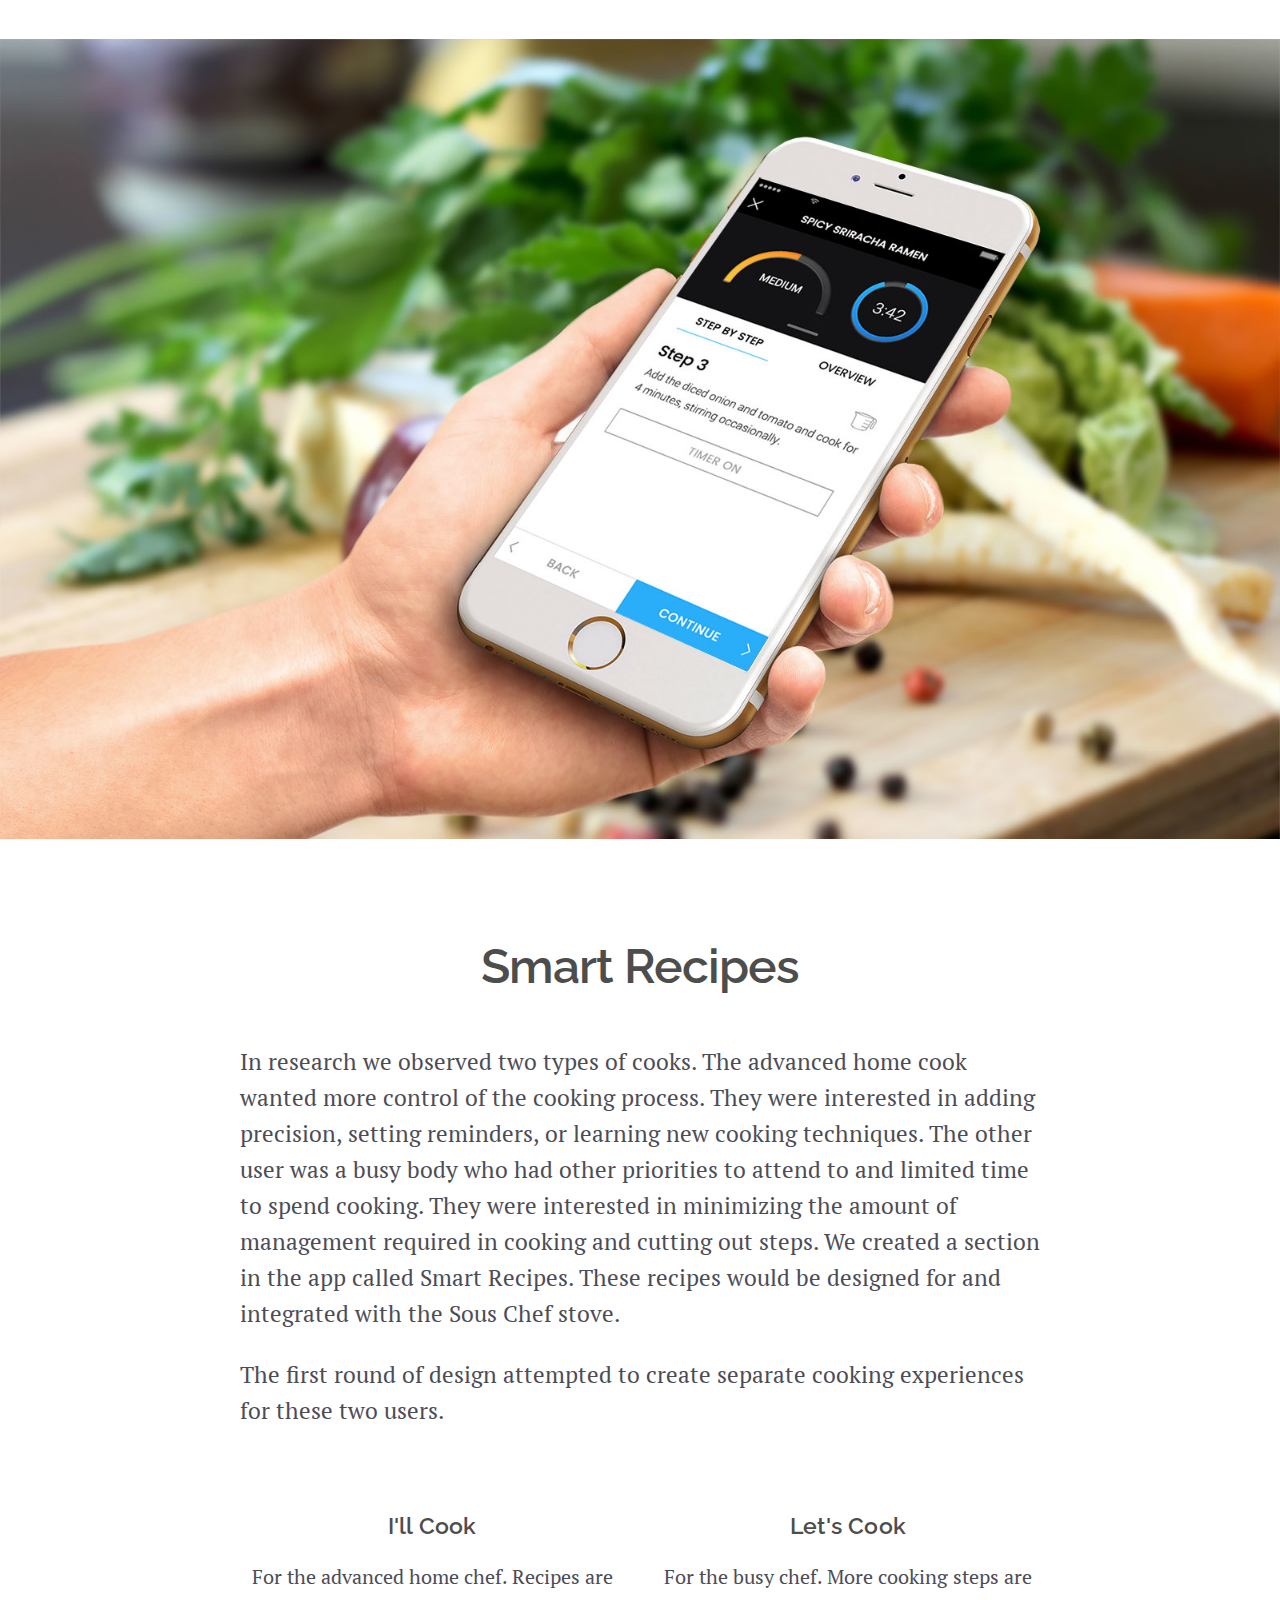
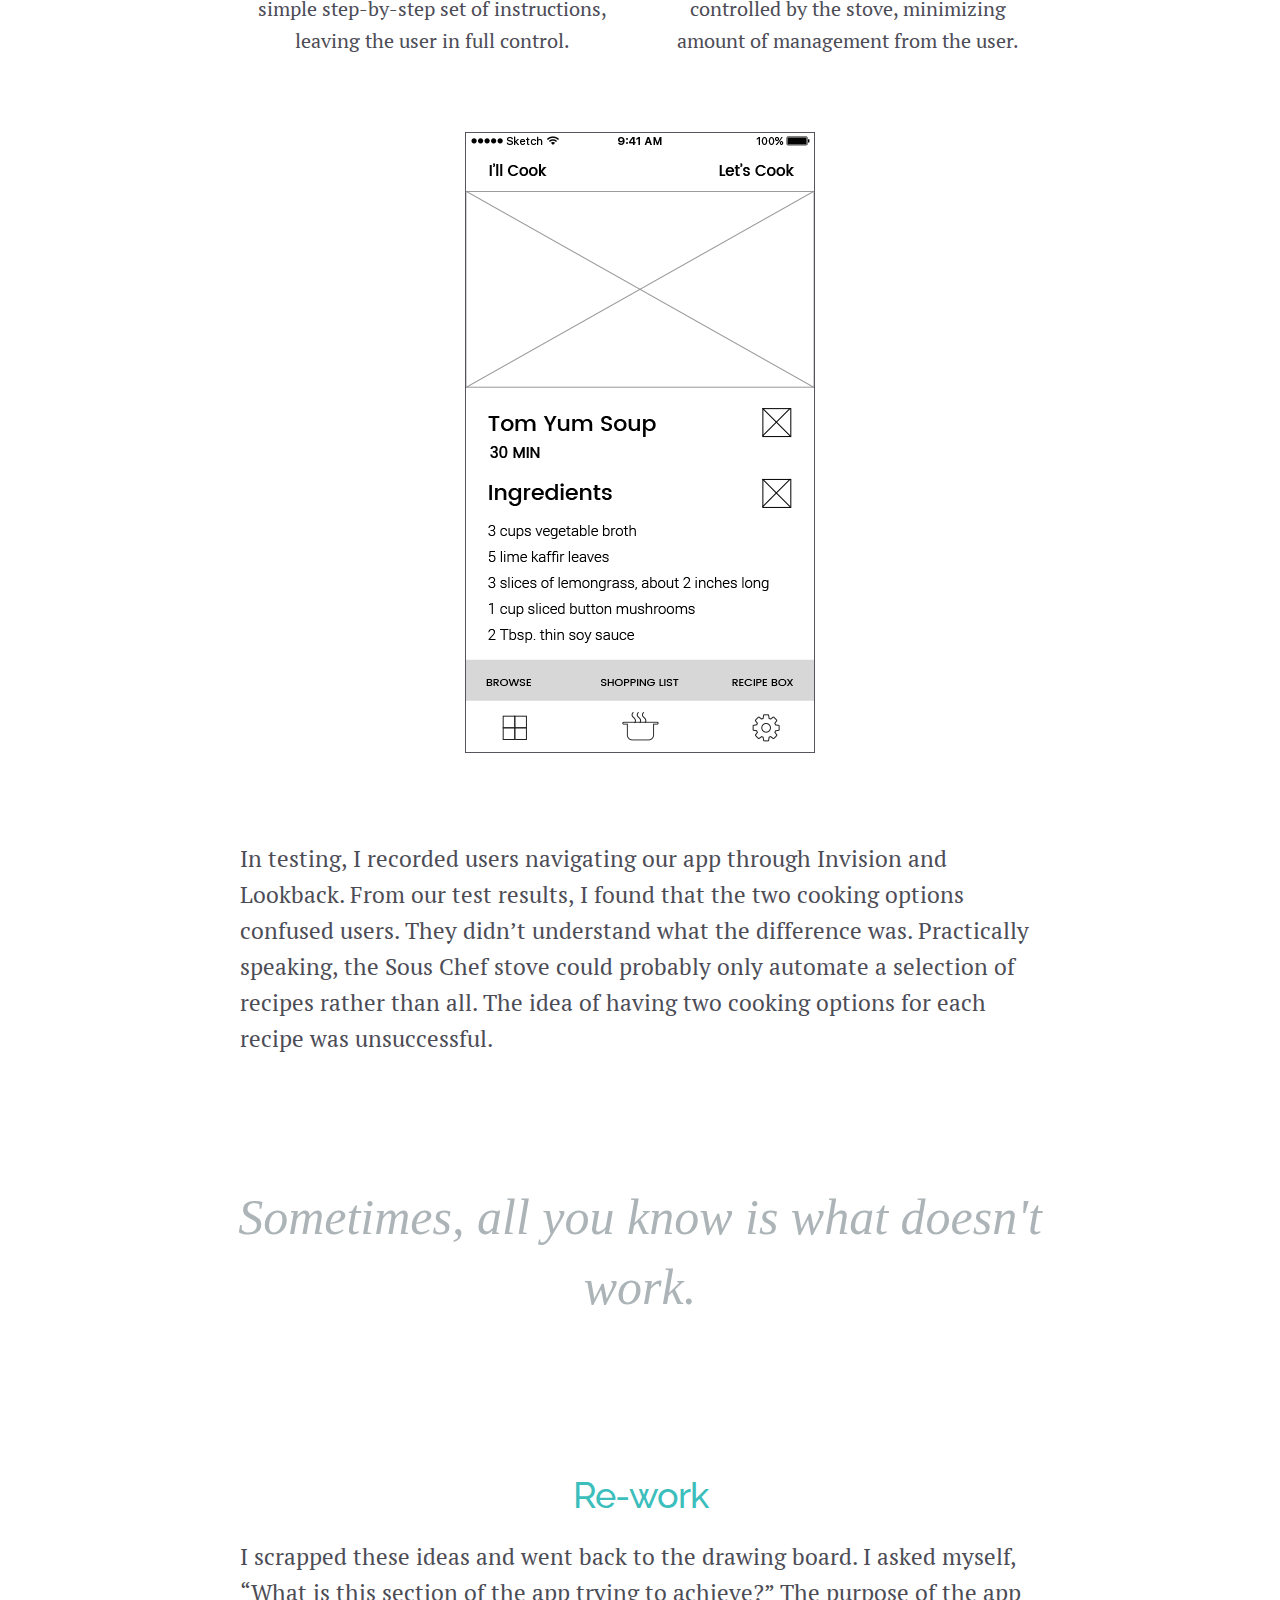
<file: souschef-app-casestudy.html>
<!DOCTYPE html>
<html lang="en">
<head>

  <meta charset="utf-8">
  <title>A Smart Kitchen Assistant</title>
  <meta name="description" content="">
  <meta name="author" content="Gabby Chung">
    
  <!-- Mobile Specific Metas
  –––––––––––––––––––––––––––––––––––––––––––––––––– -->
  <meta name="viewport" content="width=device-width, initial-scale=1">


  <link href="https://fonts.googleapis.com/css?family=PT+Serif|Raleway" rel="stylesheet">
  <link rel="stylesheet" href="css/normalize.css">
  <link rel="stylesheet" href="css/skeleton.css">
  <link rel="icon" type="image/png" href="images/favicon.png">

</head>
<body>
    
<!-- Header -->
<div class="section souschef-app-intro"> 
    <div class="container">
        <div class="row">
            <a class="one-half column logo-position" href="index.html">
                <svg class="logo-cs" version="1.1" xmlns="http://www.w3.org/2000/svg" xmlns:xlink="http://www.w3.org/1999/xlink" x="0px" y="0px" viewBox="0 0 33.6 33.8" style="enable-background:new 0 0 33.6 33.8;" xml:space="preserve">
                    <style type="text/css">
	               .st0{fill:#FFFFFF;}
	               .st1{fill:#3CBEBC;}
                    </style>
                    <g>
	                   <path class="st0" d="M27.9,26.1c-2.7,3.3-6.8,5.2-11,5.2C9,31.3,2.5,24.8,2.5,16.9S9,2.5,16.9,2.5c3.9,0,7.5,1.5,10.2,4.3l0.1,0.1
		               h2.4l0.6-0.5l-0.3-0.4C26.6,2.2,21.9,0,16.9,0C7.6,0,0,7.6,0,16.9s7.6,16.9,16.9,16.9c5,0,9.7-2.2,13-6.1l0.3-0.4l-1.9-1.6
		               L27.9,26.1z"/>
	                   <path class="st1" d="M17.7,15.6l-1.3,2.5h14.7c-0.1,0.9-0.2,1.9-0.5,2.8l-0.1,0.3l2,1.4l0.2-0.7c0.6-1.9,0.9-3.9,0.9-5.9v-0.5H17.7z"/>
                    </g>
                </svg>
                <div class="cs-name-white">GABBY CHUNG</div>
            </a>
            <div class="one-half column float-right">
                <nav class="cs-nav">
                    <div class="cs-nav-display"><a class="cs-nav-color" href="index.html">WORK</a></div>
                    <div class="cs-nav-display"><a class="cs-nav-color" href="about.html">ABOUT</a></div>
                    <div class="cs-nav-display"><a class="cs-nav-color" href="contact.html">CONTACT</a></div>
                </nav>
            </div>
       </div>
       <div>
           <h1 class="cs-title">Sous Chef Companion App</h1>
           <p class="project-time">3 weeks | Concept Project</p>
           <p class="project-process">UX Research, Wireframes, Usability Testing, Visual Design, Prototype</p>
       </div>
    </div>
</div> 

<!-- A Smarter Way to Cook -->
<div class="cs-section"> 
    <div class="container"> 
        <div class="img-centered"><img class="u-max-full-width" src="images/home/SousChef_App_Thumb.jpg"/></div>
        <h2 class="title-centered">A Smarter Way to Cook</h2>
            <p>
                This is the second part of the <a href="souschef-stove-casestudy.html">Sous Chef smart stove </a>design challenge. Early in the process, I intended to build a companion app for the Sous Chef stove. A companion app would connect the smart stove to the user in and outside the home. Connected to the user at all times, the stove could be involved earlier in the cooking process. It could assist in recipe finding, shopping, and finally meal prep. Additionally, geolocation allowed for more effective safety features. It could sense when users were outside the home and alert them if there was any unsupervised activity. The Sous Chef stove is effective on its own. However, the companion app expands its impact and convenience.
            </p>
        
    </div>
</div>
    
<!-- Safety, Precision, Productivity -->
<div class="cs-section gray-section"> 
    <div class="container"> 
        <h2 class="title-centered">Safety, Precision,<br>Productivity</h2>
        <p>
                From <a href="souschef-stove-casestudy.html">research</a>, I observed three factors that motivated our target consumers to buy smart stove. These factors guided the design of the companion app. Utilizing geolocation and push notifications, we were able to take safety to a whole new level. Smart recipes designed for and integrated with the Sous Chef stove streamlines the entire meal prep process.
        </p>
        <div class="img-centered"><img class="u-max-full-width" src="images/ss-app/three-motivators.png"/></div>
    </div>
</div>
   
<!-- Onboarding the User -->
<div class="cs-section"> 
    <div class="container"> 
        <h2 class="title-centered">Onboarding the User</h2>
        <p>
                Users are encouraged to download and pair their stove with the companion app during the onboarding process of the stove. However, since this action is optional and may be skipped, the companion app’s onboarding needed to sell the user of its convenience and relevance. With a multi-step setup process, the onboarding process aims to guide the user with clarity, providing feedback and keeping the user informed.
         </p>
        <div class="img-centered" style="margin-top:15%"><img class="u-max-full-width" src="images/ss-app/onboard-walkthrough.png"/></div>
        <div class="descriptor-container">
            <p class="img-descriptor">
            "Create Account" and "Sign In" are anchored at the bottom of the screen available whenever users are ready to move on.
            </p>
        </div>
        <div class="img-centered" style="margin-top:15%"><img class="u-max-full-width" src="images/ss-app/onboard-overview.png"/></div>
        <div class="descriptor-container">
            <p class="img-descriptor">
            Overview of setup steps informs user of what to expect
            </p>
        </div>
         <div class="img-centered" style="margin-top:15%"><img class="u-max-full-width" src="images/ss-app/onboard-pair.png"/></div>
        <div class="descriptor-container">
            <p class="img-descriptor">
            Onboarding guides user through the pairing process and displays status
            </p>
        </div>
         <div class="img-centered" style="margin-top:15%"><img class="u-max-full-width" src="images/ss-app/onboard-permission-priming.png"/></div>
        <div class="descriptor-container">
            <p class="img-descriptor">
            Permission priming educates user on what they're about to approve and for what reason.
            </p>
        </div>
    </div>
</div>  
<!-- mobile prototype button-->
<div class="cs-section"> 
    <div class="container title-centered visible-mobile">  
        <a href="https://marvelapp.com/ih39ej" class="button">VIEW PROTOTYPE</a>
    </div>
</div>     
 
<!-- embedded prototype-->    
<div class="cs-section"> 
    <div class="container title-centered hidden-mobile">  
        <h4 class="h4-title-centered line-space">Prototype of Onboarding</h4>
        <div>
            <iframe class="u-max-full-width" src="https://marvelapp.com/ih39ej?emb=1" width="452" height="901" allowTransparency="true" frameborder="0"></iframe>
        </div>
    </div>
</div>    
    
<!-- The Dashboard -->
<div class="cs-section light-gray-section"> 
    <div class="container"> 
        <h2 class="title-centered">The Dashboard</h2>
            <p>
                There were many iterations of the dashboard’s design. I started sketching rough ideas, exploring content, hierarchy, and style. I wanted the design to mimic the stove’s minimalistic design. They should feel like they are fully integrated visually as they are functionally. Earlier rounds of the dashboard’s design were more obscure. The design was minimalistic but sacrificed intuition. In testing, I learned that it wasn’t obvious that you could preheat the oven remotely. I updated the dashboard so that all features were displayed visibly on the dashboard.
            </p>
         <div class="img-centered"><img class="u-max-full-width" src="images/ss-app/dashboard-wire.png"/></div>
        <div class="descriptor-container">
            <p class="img-descriptor">
            In the initial design, the Stove Overview and Upcoming Tasks were emphasized in anticipation that these would be the two most viewed bits of information.
            </p>
        </div>
         <div class="img-centered" style="margin-top:15%"><img class="u-max-full-width" src="images/ss-app/dashboard-final.png"/></div>
        <div class="descriptor-container">
            <p class="img-descriptor">
            However, the other features were hidden as a result. The new design made each feature visible and easily accessible.
            </p>
        </div>    
    </div>
</div>
    
<!-- Preheating Oven Remotely -->
<div class="cs-section"> 
    <div class="container"> 
        <h2 class="title-centered">Preheating Oven Remotely</h2>
            <p>
                Many users experience the most stress daily from dinner preparation. They often choose quick & easy meals like casseroles or one-pot meals. Having the oven pre-heated and ready to bake saves the user an average of 10-15 minutes.
            </p>
            <div class="img-centered" style="margin-top:15%"><img class="u-max-full-width" src="images/ss-app/preheat.png"/></div>
            <div class="descriptor-container">
            <p class="img-descriptor">
                The user can schedule the oven to preheat to a desired temperature with a ready time.
            </p> 
            </div>  
        <p style="margin-top:15%">Our days don’t always go as planned. The app will notify the user 5 minutes before it start pre-heating and give them the option to delay the ready time by 10 minutes. If they want to delay the time by another increment, they can do so in the app. I provided a 2-step delay option for cases where their full attention isn’t available. 
        </p>
        <div class="img-centered" style="margin-top:15%"><img class="u-max-full-width" src="images/ss-app/preheat-delay.png"/></div>
        <div class="descriptor-container" style="margin-bottom: 7rem">
            <p class="img-descriptor">
                Push notifications remind users when oven will start preheating. Users have quick access to delay or cancel.  
            </p> 
        </div>
        
    </div>
</div> 
    
<!-- Smart Recipes -->
<div class="section ss-app-smartrecipes-hero">
</div>      
    
<div class="cs-section"> 
    <div class="container"> 
        <h2 class="title-centered">Smart Recipes</h2>
        <p>In research we observed two types of cooks. The advanced home cook wanted more control of the cooking process. They were interested in adding precision, setting reminders, or learning new cooking techniques. The other user was a busy body who had other priorities to attend to and limited time to spend cooking. They were interested in minimizing the amount of management required in cooking and cutting out steps. We created a section in the app called Smart Recipes. These recipes would be designed for and integrated with the Sous Chef stove. 
        </p>
        <p>The first round of design attempted to create separate cooking experiences for these two users. 
        </p>
        <div class="row">
            <div class="one-half column" style="margin-top: 7%">
                <h4 class="h4-title-centered line-space">I'll Cook</h4>
                <p class="descriptor">For the advanced home chef. Recipes are simple step-by-step set of instructions, leaving the user in full control.</p>     
            </div>
            <div class="one-half column" style="margin-top: 7%">
                <h4 class="h4-title-centered line-space">Let's Cook</h4>
                <p class="descriptor">For the busy chef. More cooking steps are controlled by the stove, minimizing amount of management from the user.</p>
            </div>
        </div>
        <div class="img-centered"><img class="u-max-full-width" src="images/ss-app/recipe-wire.png"/></div>
        
        <div>
            <p style= "margin-top: 10%">In testing, I recorded users navigating our app through Invision and Lookback. From our test results, I found that the two cooking options confused users. They didn’t understand what the difference was. Practically speaking, the Sous Chef stove could probably only automate a selection of recipes rather than all. The idea of having two cooking options for each recipe was unsuccessful.</p>
        </div>
    </div>
</div>    
<div class="quote-section"> 
    <div class="container-quote">    
        <blockquote>Sometimes, all you know is what doesn't work.</blockquote>
    </div>    
</div>             
<div class="cs-section"> 
    <div class="container">             
    
            <div style= "margin-top: 10%">
                
                <h3 class="h4-title-centered teal">Re-work</h3>
                <p>I scrapped these ideas and went back to the drawing board. I asked myself, “What is this section of the app trying to achieve?” The purpose of the app is build on the convenience and accessibility of Sous Chef. The app also gave us the opportunity to educate users on how to utilize the smart features. I established new goals:</p>
                <div class="border-box" style="margin-top:15%">
                    <div class="icon-centered"><img class="u-max-full-width" src="images/ss-app/rework-educate-icon.png"/></div>
                    <h4 class=" h4-title-centered line-space">Educate users</h4>
                    <p style="margin-bottom: 20%"> I wanted to show the users the potential of smart features timed cooking and temperature control. The features are there but users might not have recipes that take advantage of them.</p>
                    <div class="icon-centered"><img class="u-max-full-width" src="images/ss-app/rework-streamline-icon.png"/></div>
                    <h4 class="h4-title-centered line-space">Streamline the cooking process</h4>
                    <p>Integrating stove controls and timers into the instructions of recipes saves the user from switching between the recipe instructions and the stove controls. </p>
                </div>
                <p style="margin-top:15%">The idea behind meeting the needs of both advanced and busy chefs wasn’t incorrect. However, a better solution may be creating different recipe collections such as “Cook with Sous-Vide” or “Sous Chef-Made Meals” that would address the specific goals of each group. For our exercise, we focused on how stove controls would integrate with a recipe.</p>
            </div>
            <div style= "margin-top: 15%">
                <h3 class="h4-title-centered teal">Integrating the Stove to Recipes</h3>
                <p>In the first version of the re-design, action buttons were embedded in the instructions where they were relevant. While this accomplished the goal of streamlining the process, I wanted give give the user more feedback and control.</p>
                <div class="img-centered"><img class="u-max-full-width" src="images/ss-app/recipe-1.png"/></div>
                <div class="descriptor-container" style="margin-bottom: 7rem">
                    <p class="img-descriptor">
                    Recipe instructions include quick stove controls.
                    </p> 
                </div> 
            </div> 
            <div style= "margin-top: 10%">
                <h3 class="h4-title-centered teal">The Final Product</h3>
                <p>In our final version, we anchored the stove controls to the top of the screen. Users have an overview of what’s active at a glance.</p>
                <div class="img-centered"><img class="u-max-full-width" src="images/ss-app/recipe-control.png"/></div>
                <div class="descriptor-container" style="margin-bottom: 7rem">
                    <p class="img-descriptor">
                    The controls and timer on top provides an overview. The user receives feedback when they click on an action.
                    </p> 
                </div> 
                <div class="img-centered"><img class="u-max-full-width" src="images/ss-app/recipe-controls-ov.png"/></div>
                <div class="descriptor-container" style="margin-bottom: 7rem">
                    <p class="img-descriptor">
                    Pulling down the controls section gives a full view of the stove actions and additional timers for dishes outside of the recipe.
                    </p> 
                </div> 
                <div class="img-centered"><img class="u-max-full-width" src="images/ss-app/recipe-overview.png"/></div>
                <div class="descriptor-container" style="margin-bottom: 7rem">
                    <p class="img-descriptor">
                    Users have the option to switch to an Overview to read ahead or reference previous steps.
                    </p> 
                </div> 
            </div>   
    </div>
</div>    
    
<!-- mobile prototype button-->
<div class="cs-section"> 
    <div class="container title-centered visible-mobile">  
        <a href="https://marvelapp.com/10ii299" class="button">VIEW PROTOTYPE</a>
    </div>
</div>     
 
<!-- embedded prototype-->     
<div class="cs-section"> 
    <div class="container hidden-mobile">   
            <h4 class="h4-title-centered line-space">View Prototype</h4>         
            <div class="img-centered"><iframe  class="u-max-full-width" src="https://marvelapp.com/10ii299?emb=1" width="452" height="901" allowTransparency="true" frameborder="0"></iframe></div>
    </div>
</div>    
    
<!-- Geolocation & Safety -->
<div class="light-gray-section"> 
    <div class="container"> 
        <h2 class="title-centered">Geolocation & Safety</h2>
            <p>
                With the app, the safety features really shine. Taking advantage of geolocation, the stove can sense when all linked users are outside the house and check if anything is left on. If something is left on, it will send all users a notification.
            </p>
        <div class="img-centered" style="margin-bottom:10%">
        <img class="u-max-full-width" src="images/ss-app/alert.png"/>
    </div>
    </div>
</div>    
    
<!-- Reflections -->
<div class="cs-section gray-section"> 
    <div class="container"> 
        <h3 class="title-centered">Reflections</h3>
        <h2 class="title-centered">Recording the Test</h2>
        <p>
           This was my first time using Lookback with Invision. Getting a recording of the user’s face, voice and screen gave me real insight as to how intuitive our design was. The nonverbal feedback is just as if not more telling of how much of a challenge or breeze it is navigating the app. Without recordings, I would have missed a few puzzled frowns or pauses. 
        </p>
        <h2 class="title-centered" style="margin-top:10%">Designing for All Users</h2>
        <p>
           Designing for different types of users is a challenge. Creating an app that is bloated with features to fit every need is not effective. This is where you need to be real and think about where the product’s goals and the users’ goals overlap. The product’s goal is to get user to discover how they can use Sous Chef and expand Sous Chef’s capabilities further into the lives of its users. This was how I determined which user goals to focus on. Simplicity is key if you don’t want to lose users.
        </p>

    </div>
</div>  
 
<!-- Other Case Studies -->
<div> 
    <div class="container">
        <h3 class="title-centered">Read Other Case Studies</h3>

        <div class="row">
            <div class="one-half column">
                <div class="img-centered" style="width:88%"><a href="souschef-stove-casestudy.html"><img class="u-max-full-width" src="images/home/SousChef_Stove_Thumb.jpg"/></a></div>
                <h4 class="h4-title-centered line-space" style="margin-top:5.2rem">Sous Chef Stove</h4>
                <div class="title-centered work-leadin">A SMART KITCHEN ASSISTANT</div>
            </div>
            <div class="one-half column">
                <div class="img-centered"><a href="popeats-casestudy.html"><img src="images/home/PopEats_Home_Thumb.jpg"/></a></div>
                <h4 class="h4-title-centered line-space">PopEats Web App</h4>
                <div class="title-centered work-leadin">NEW DINING EXPERIENCES</div>
            </div>
        </div>

    </div>
</div>
    
<!-- Footer -->
<div class="cs-section"> 
    <div class="container title-centered"> 
        <div class="footer-rule"></div>
        <div class="footer-type">© Gabrielle Chung 2016</div>
    </div>
</div>   
    
</body>
</html>
</file>
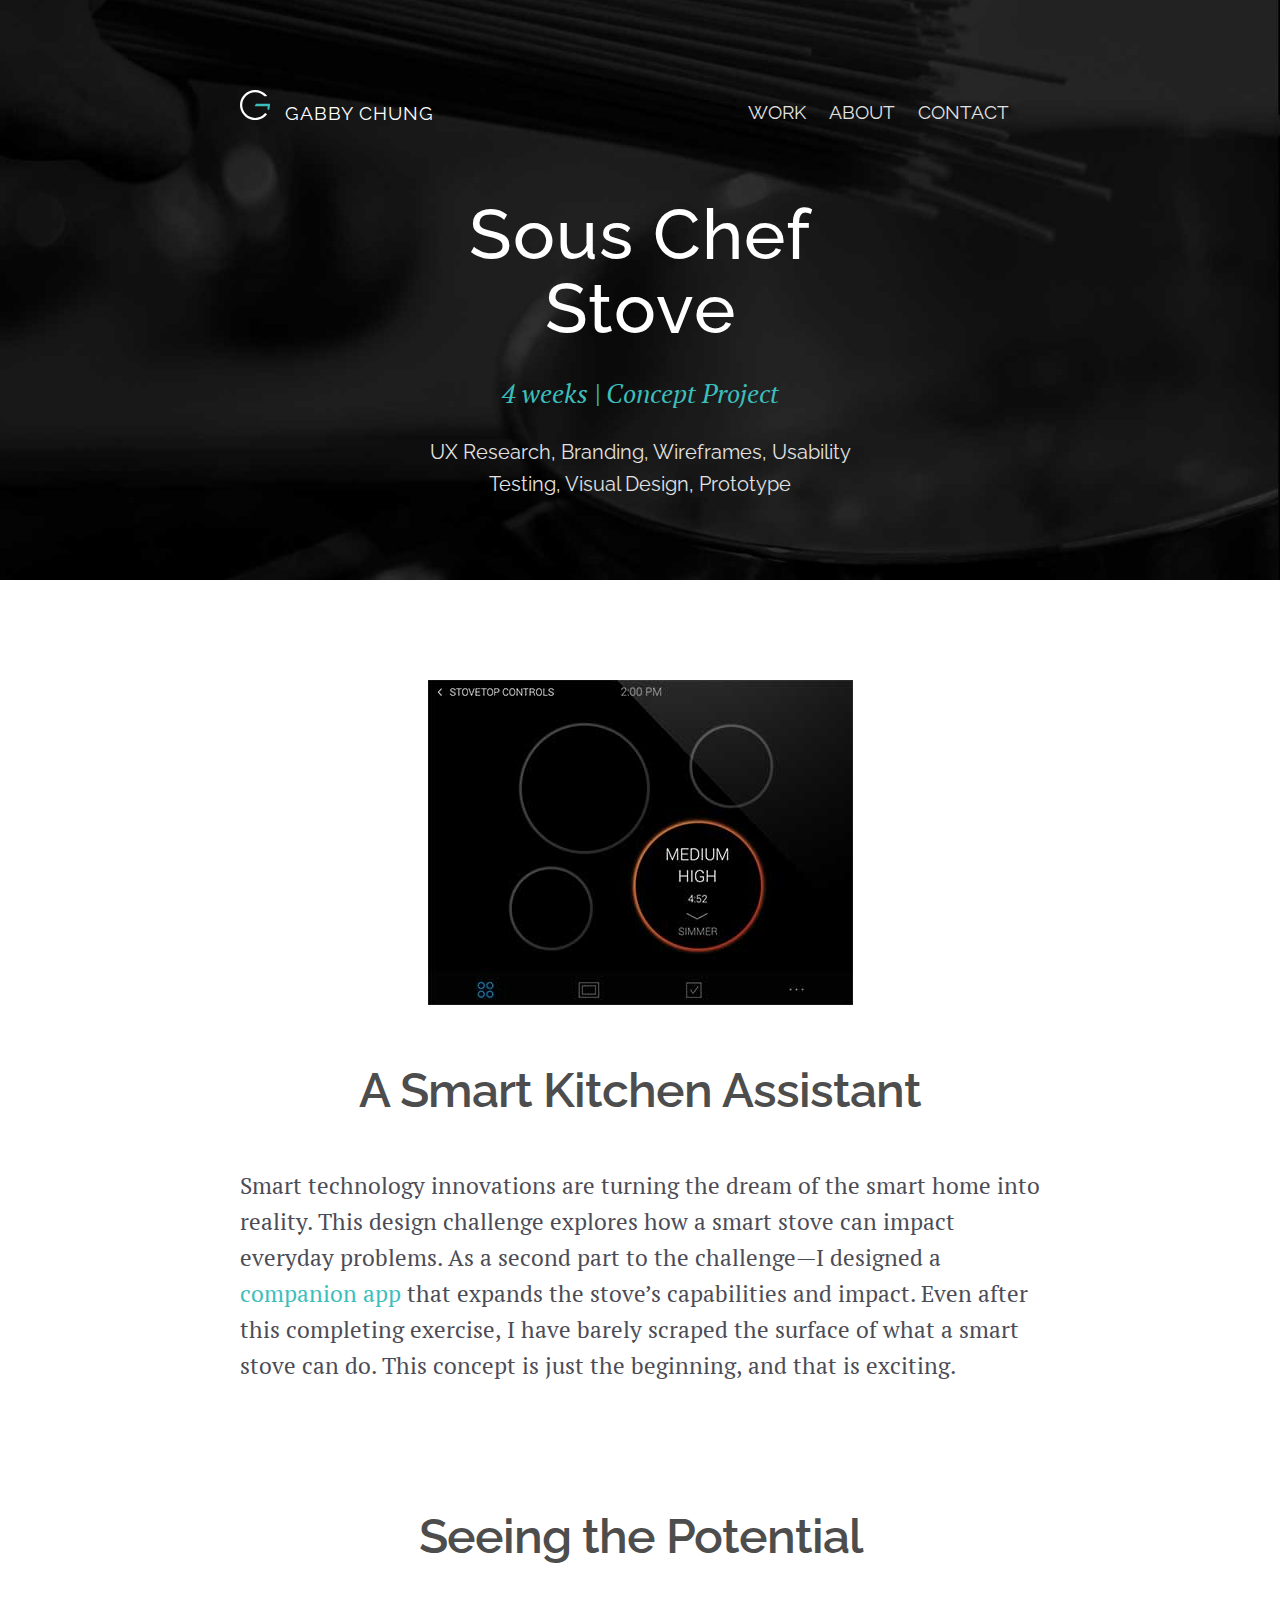
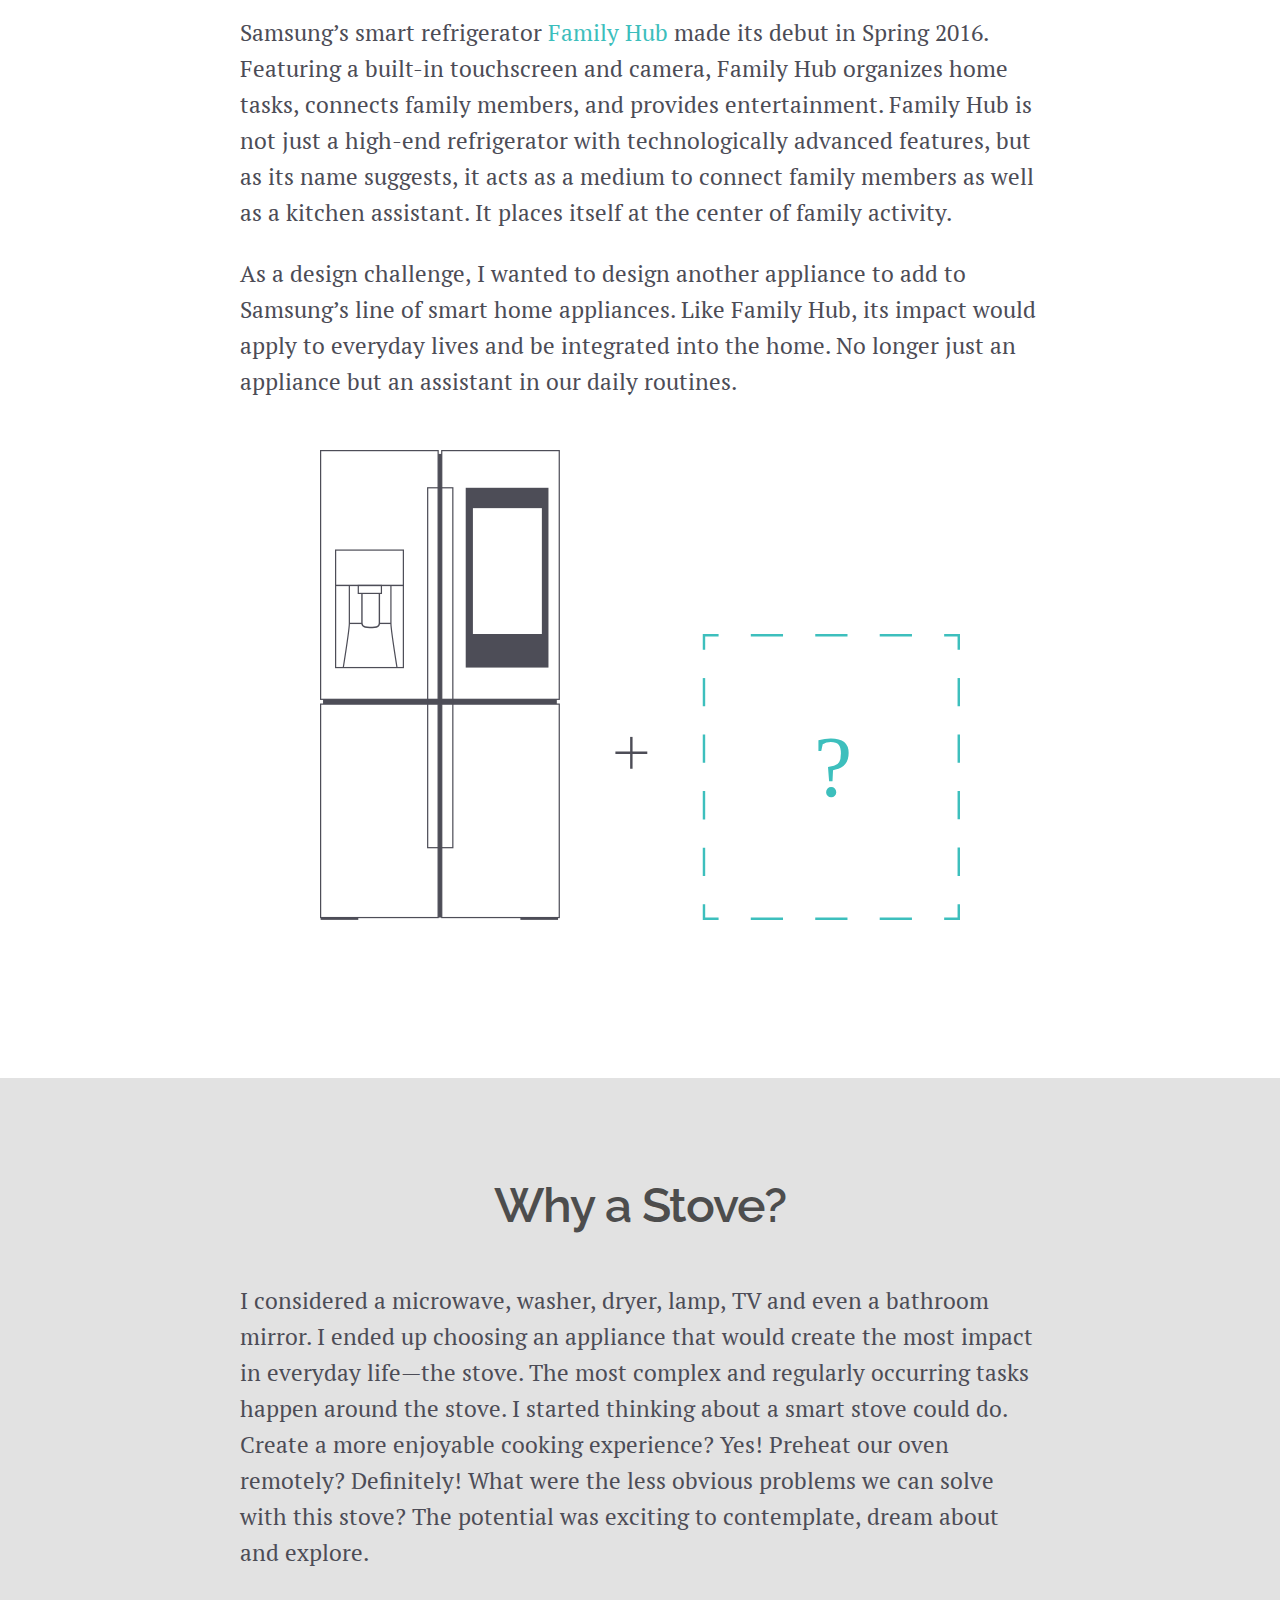
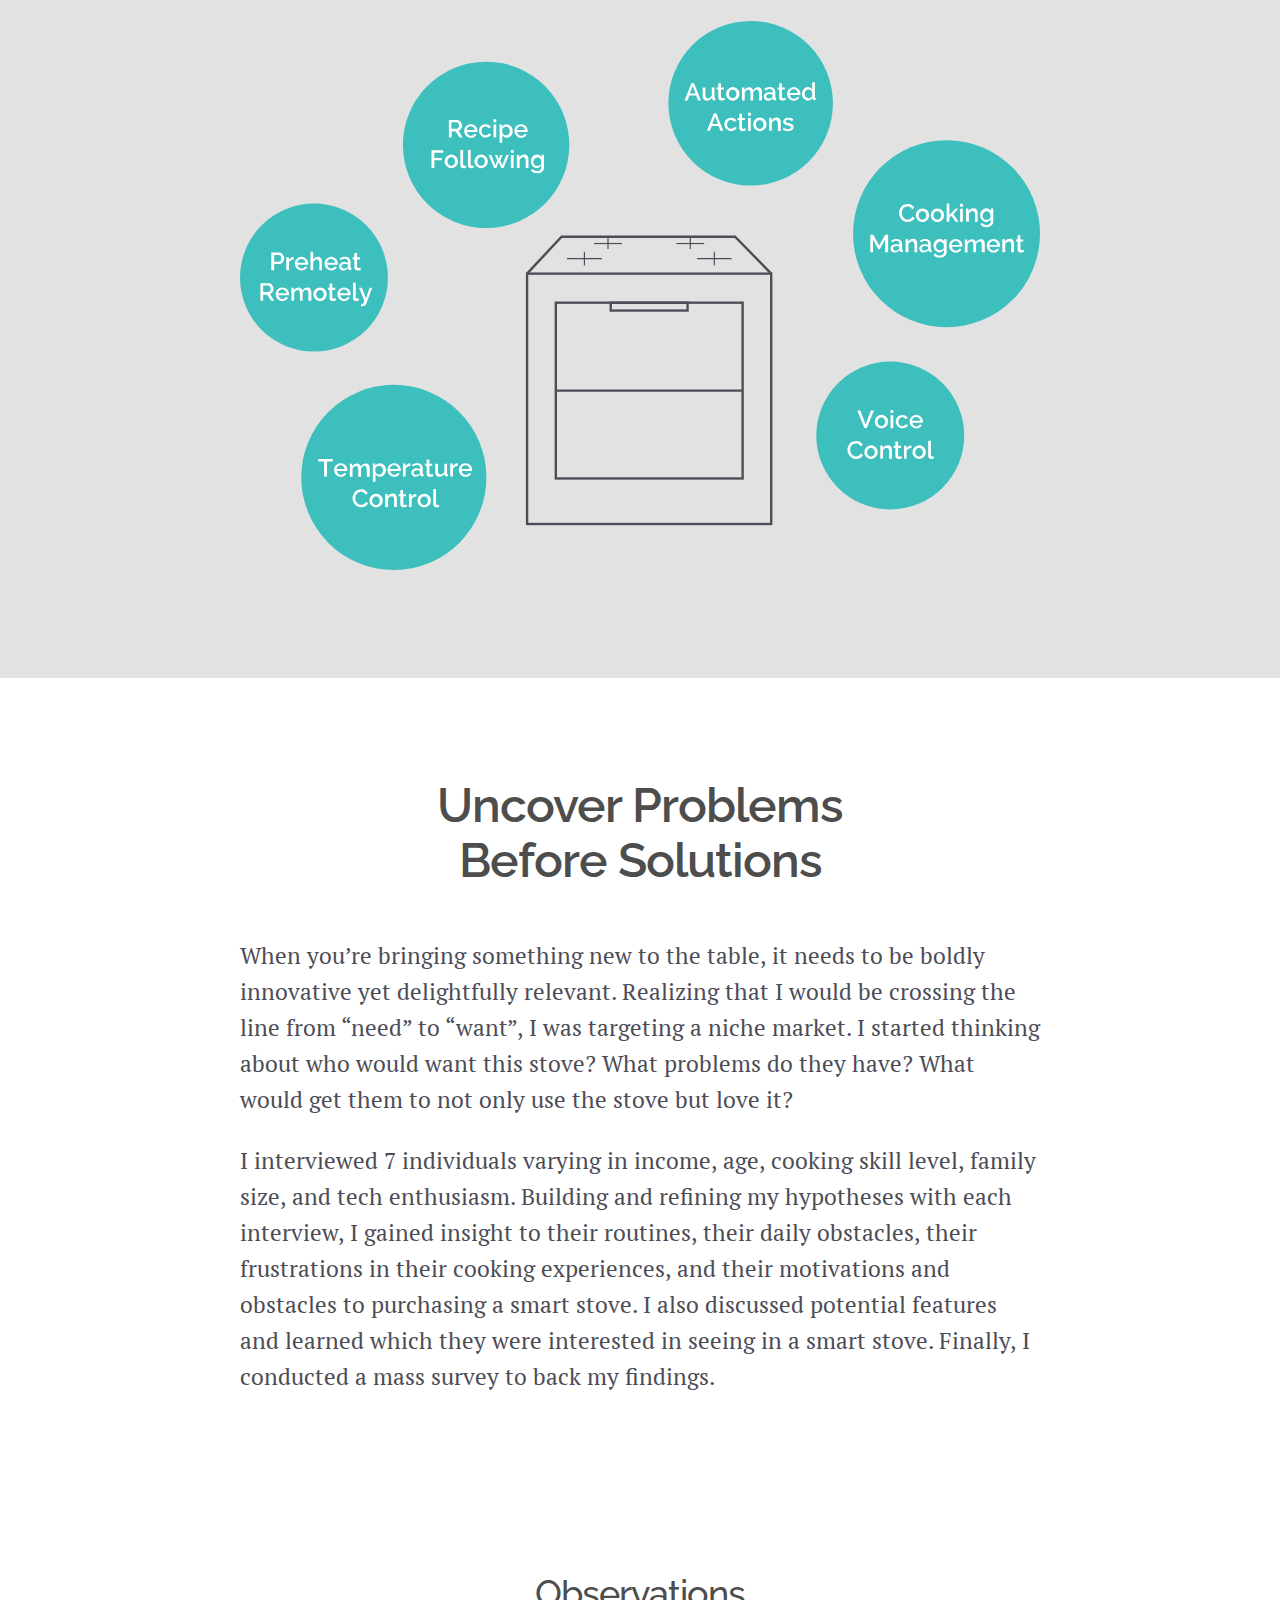
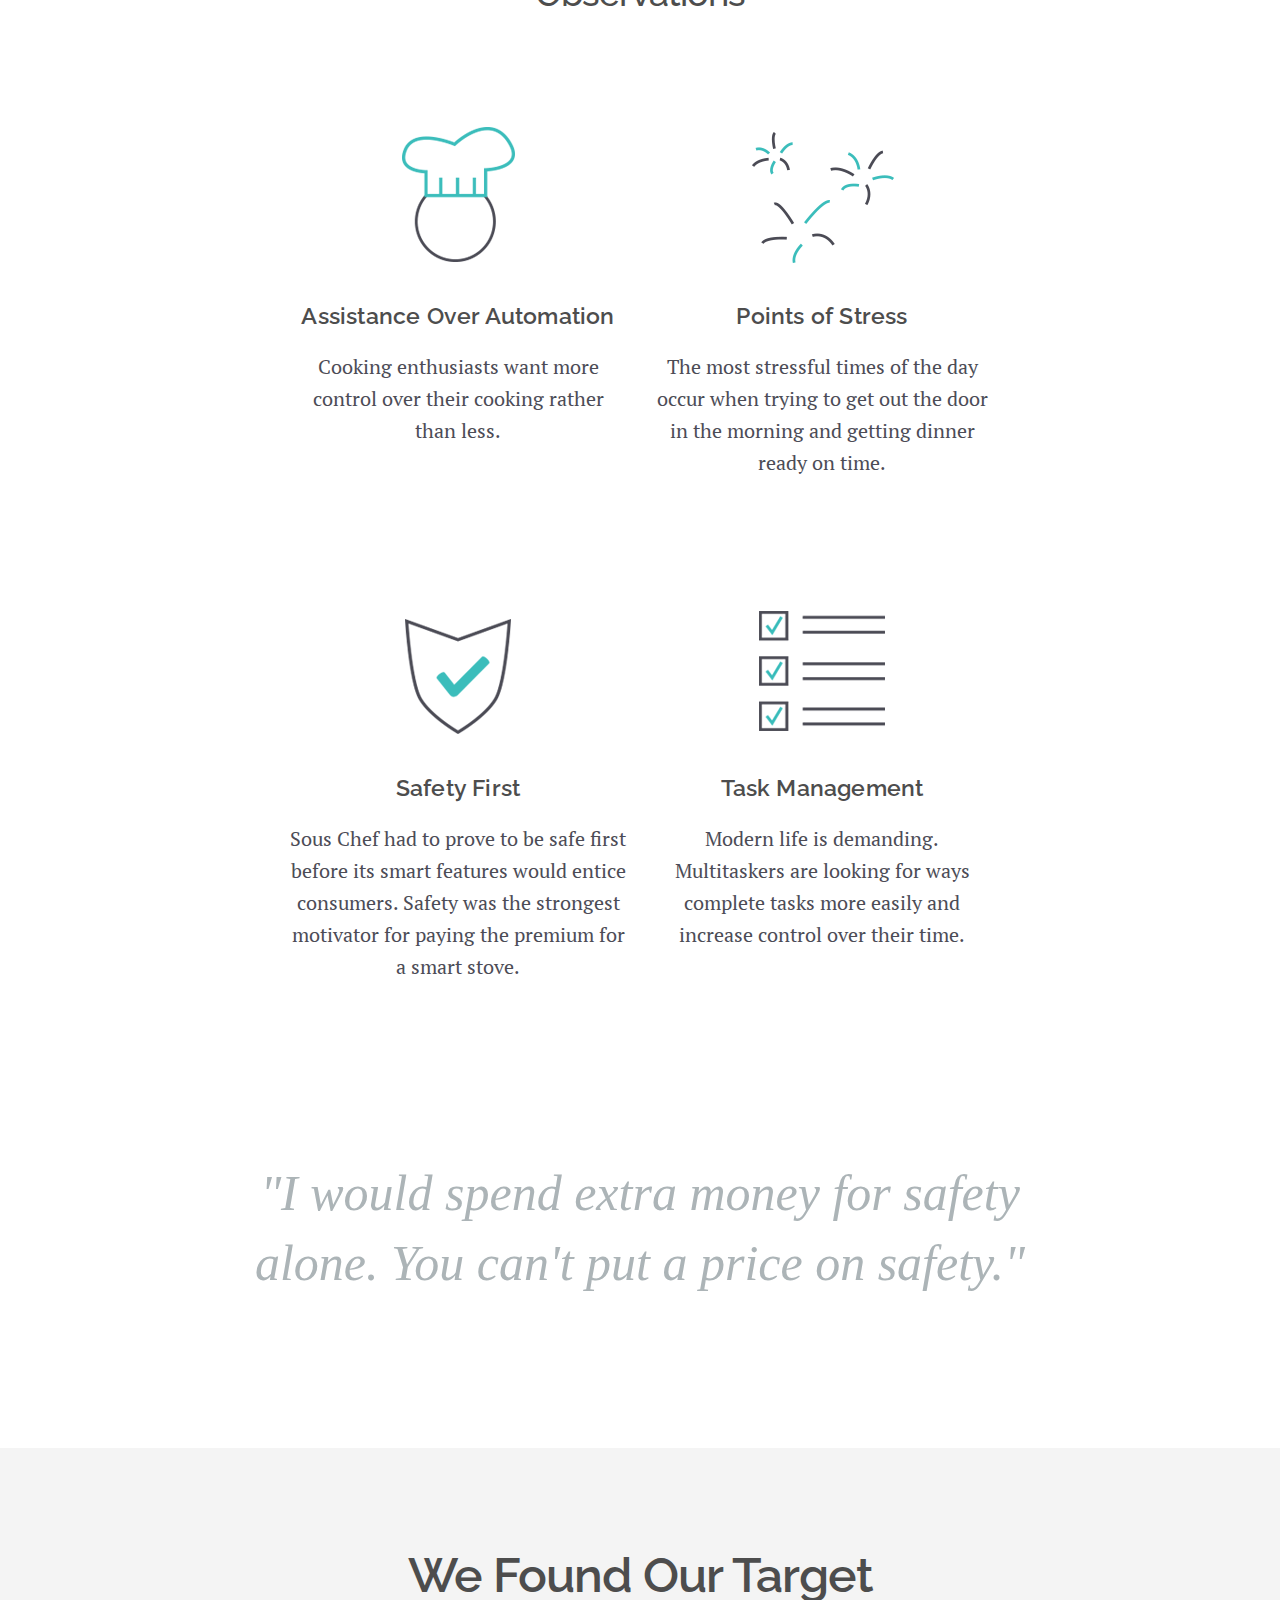
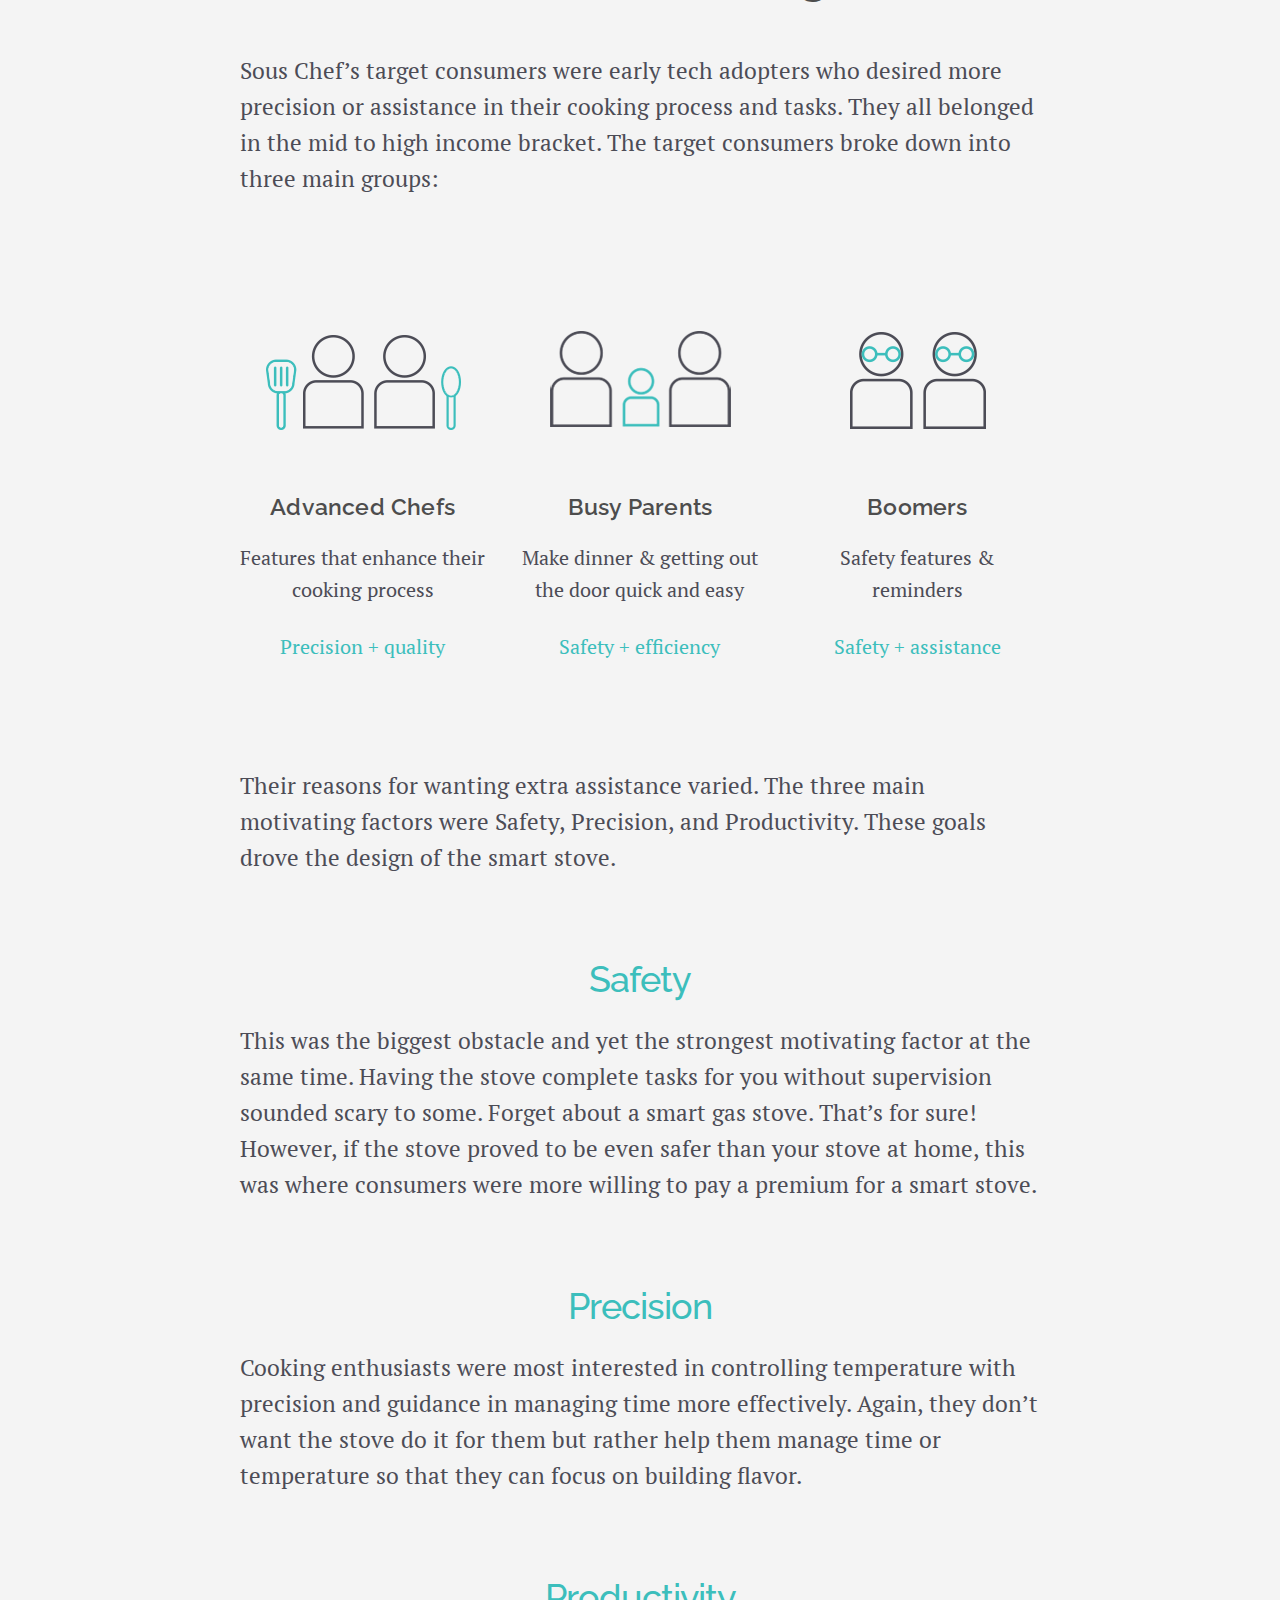
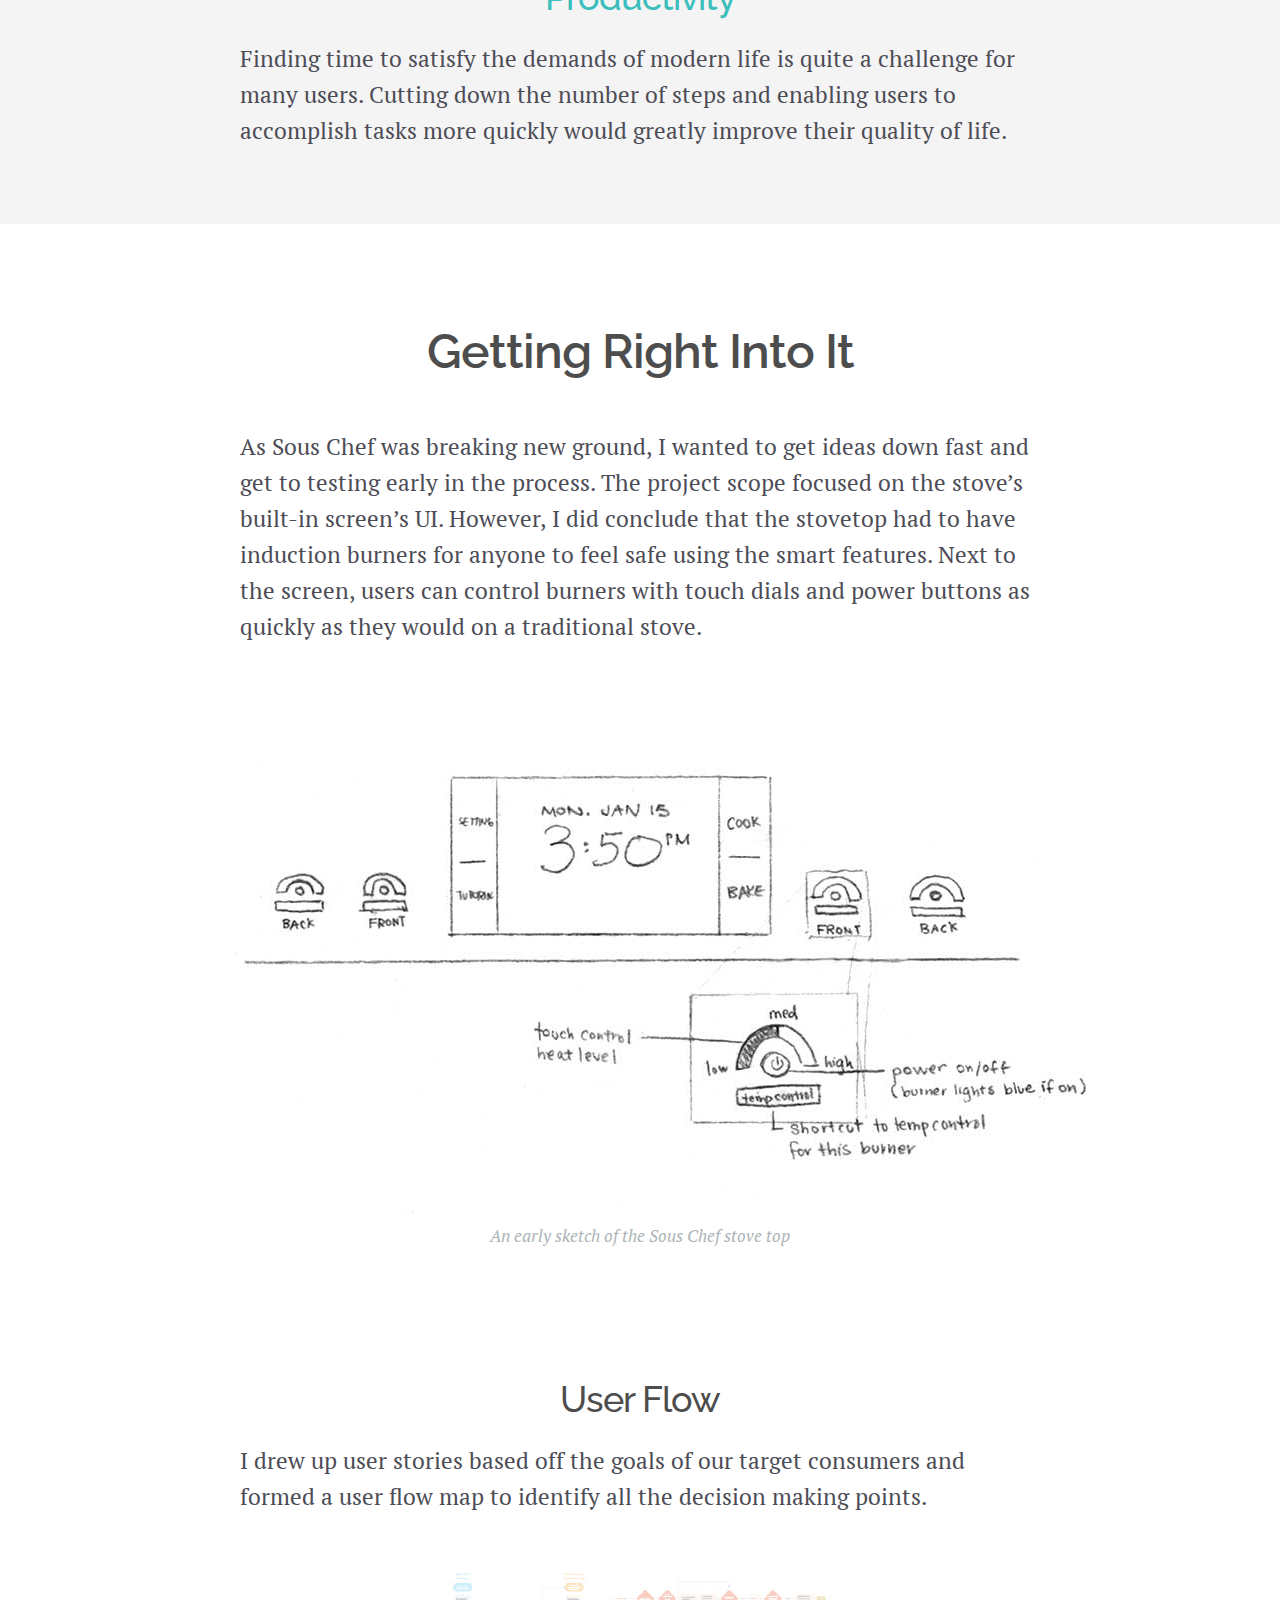
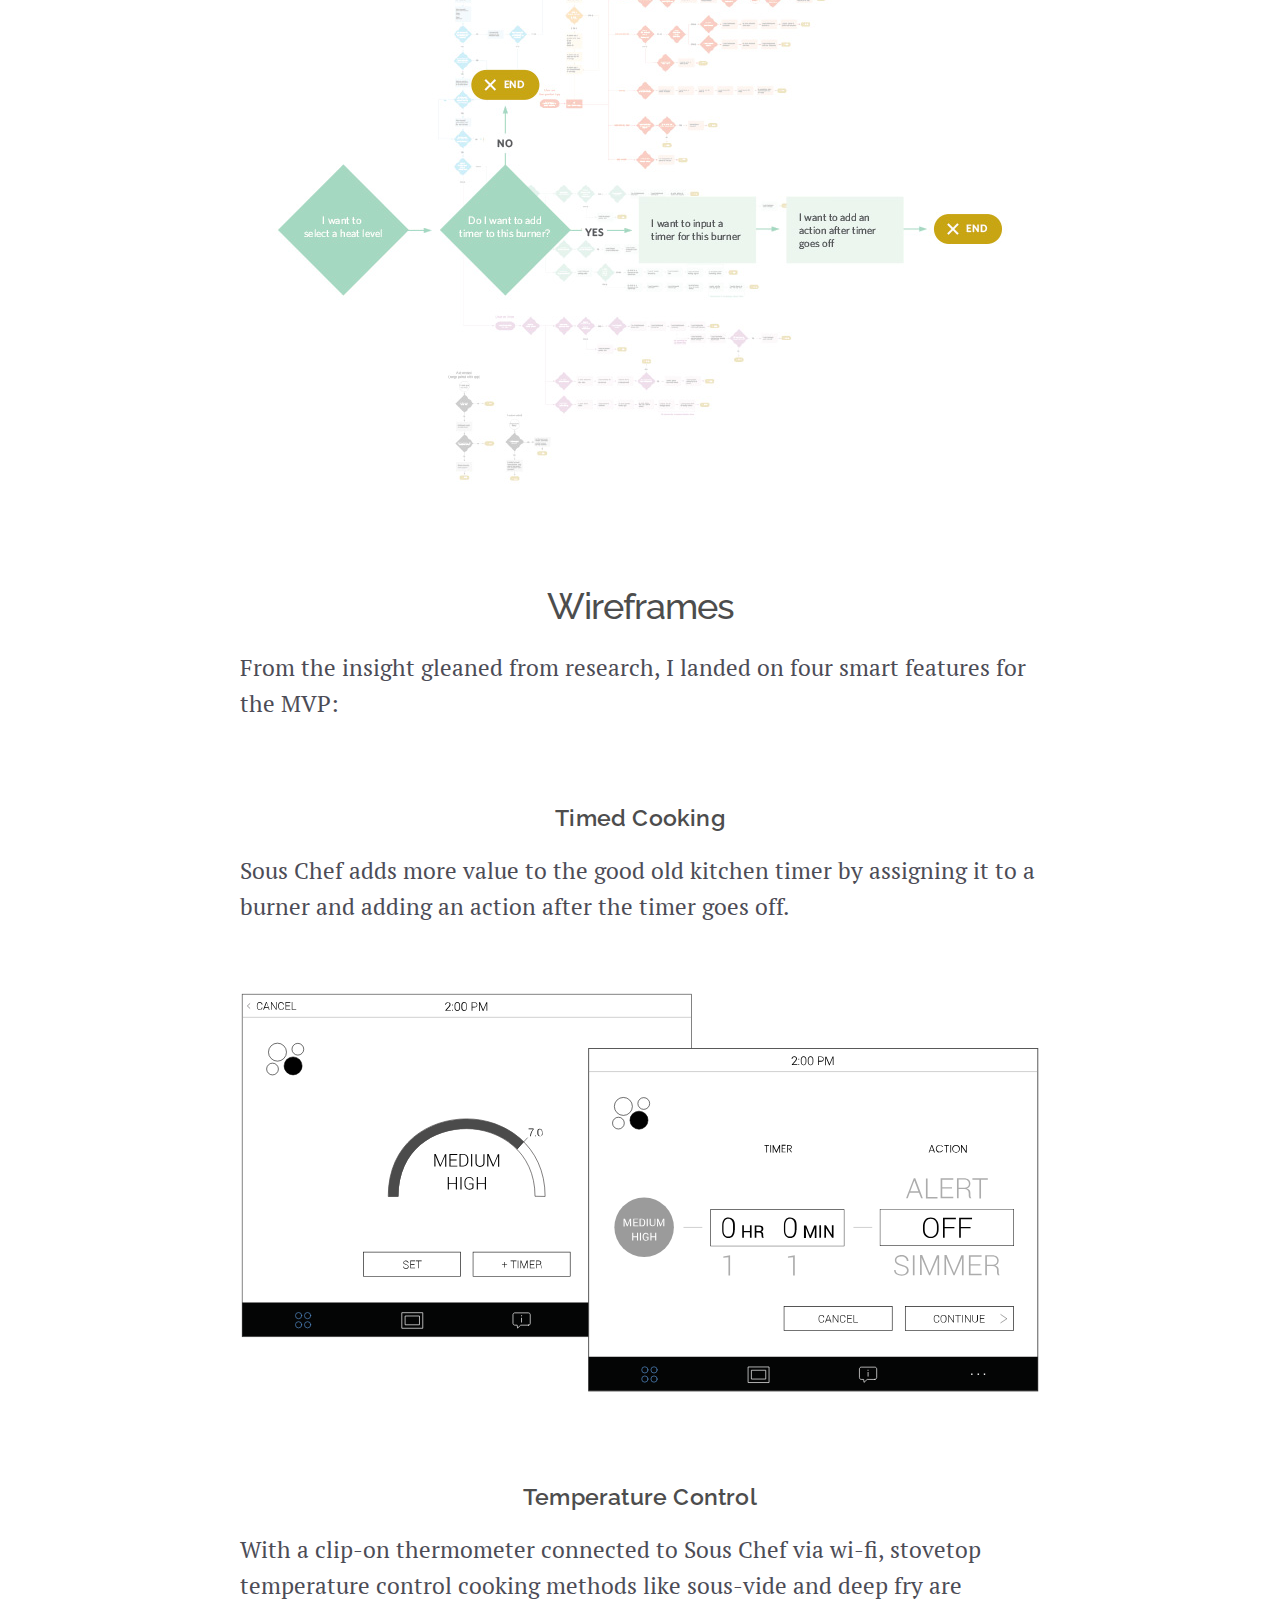
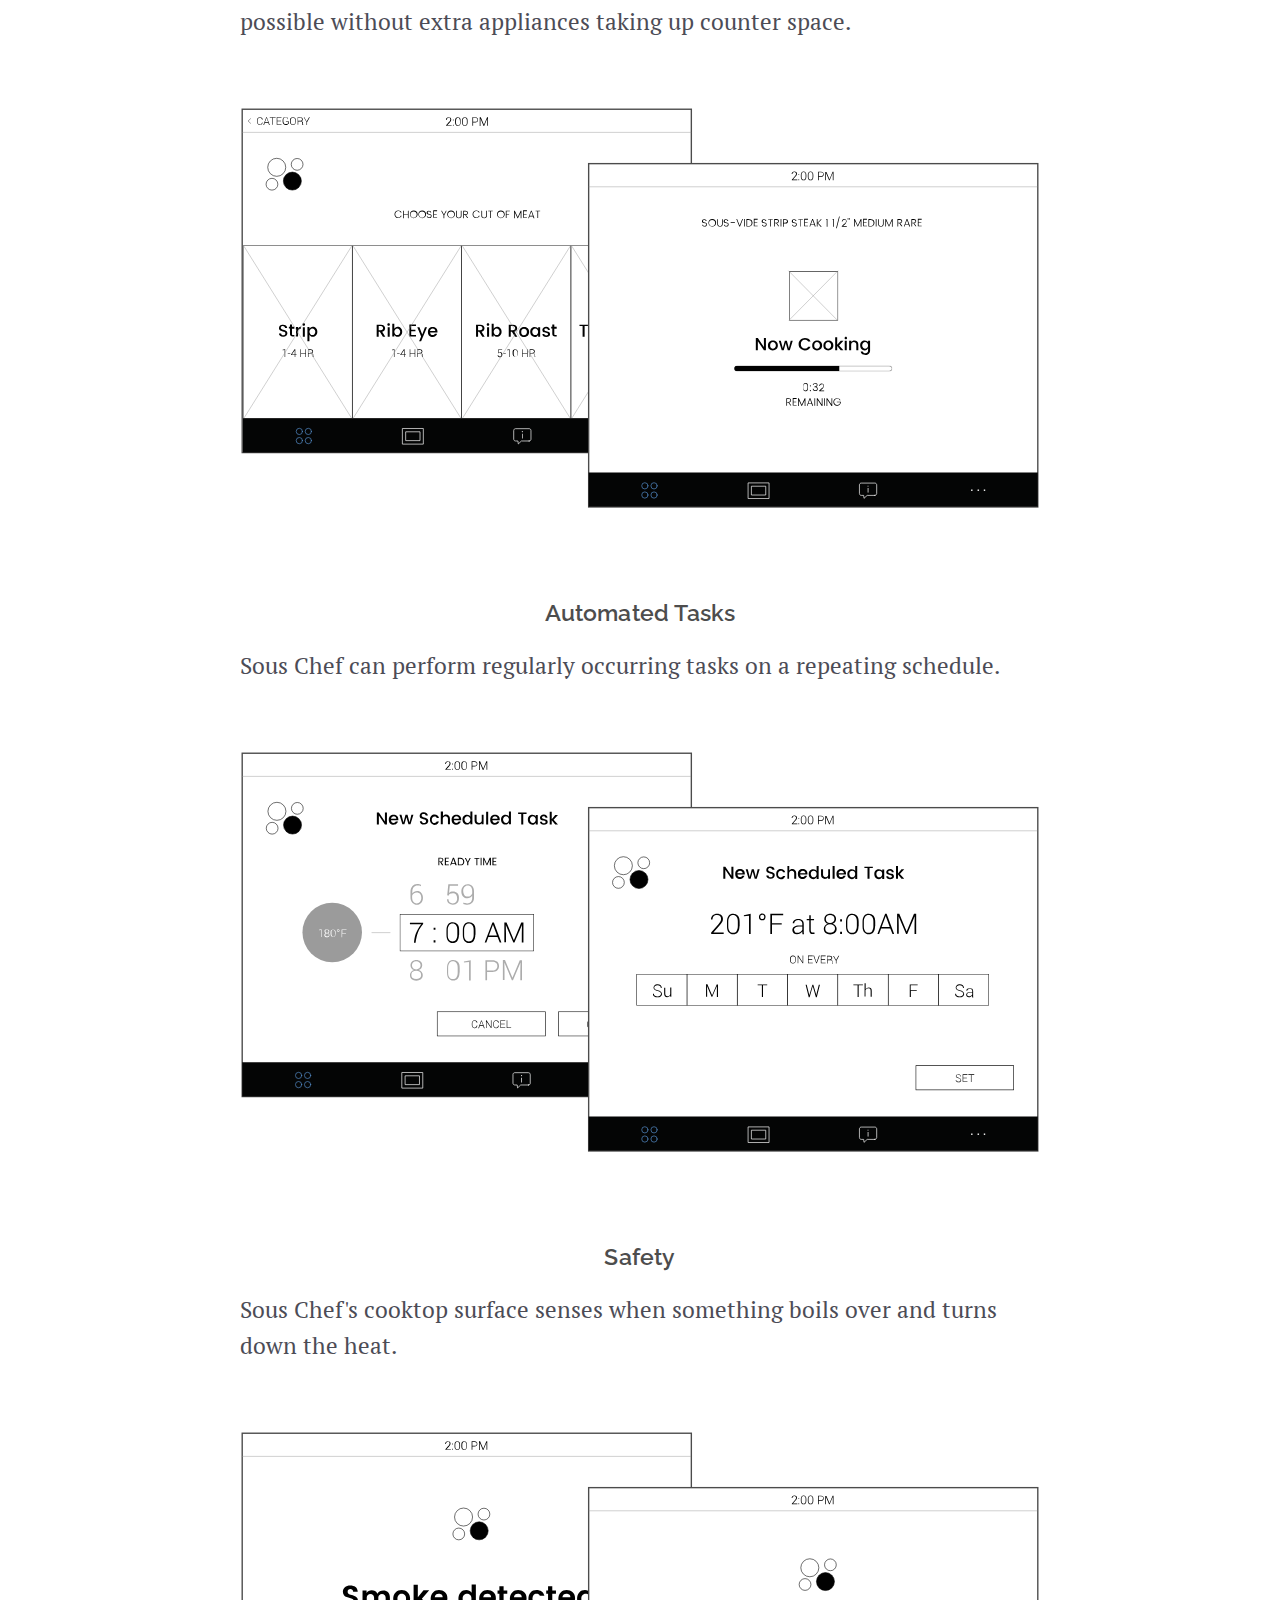
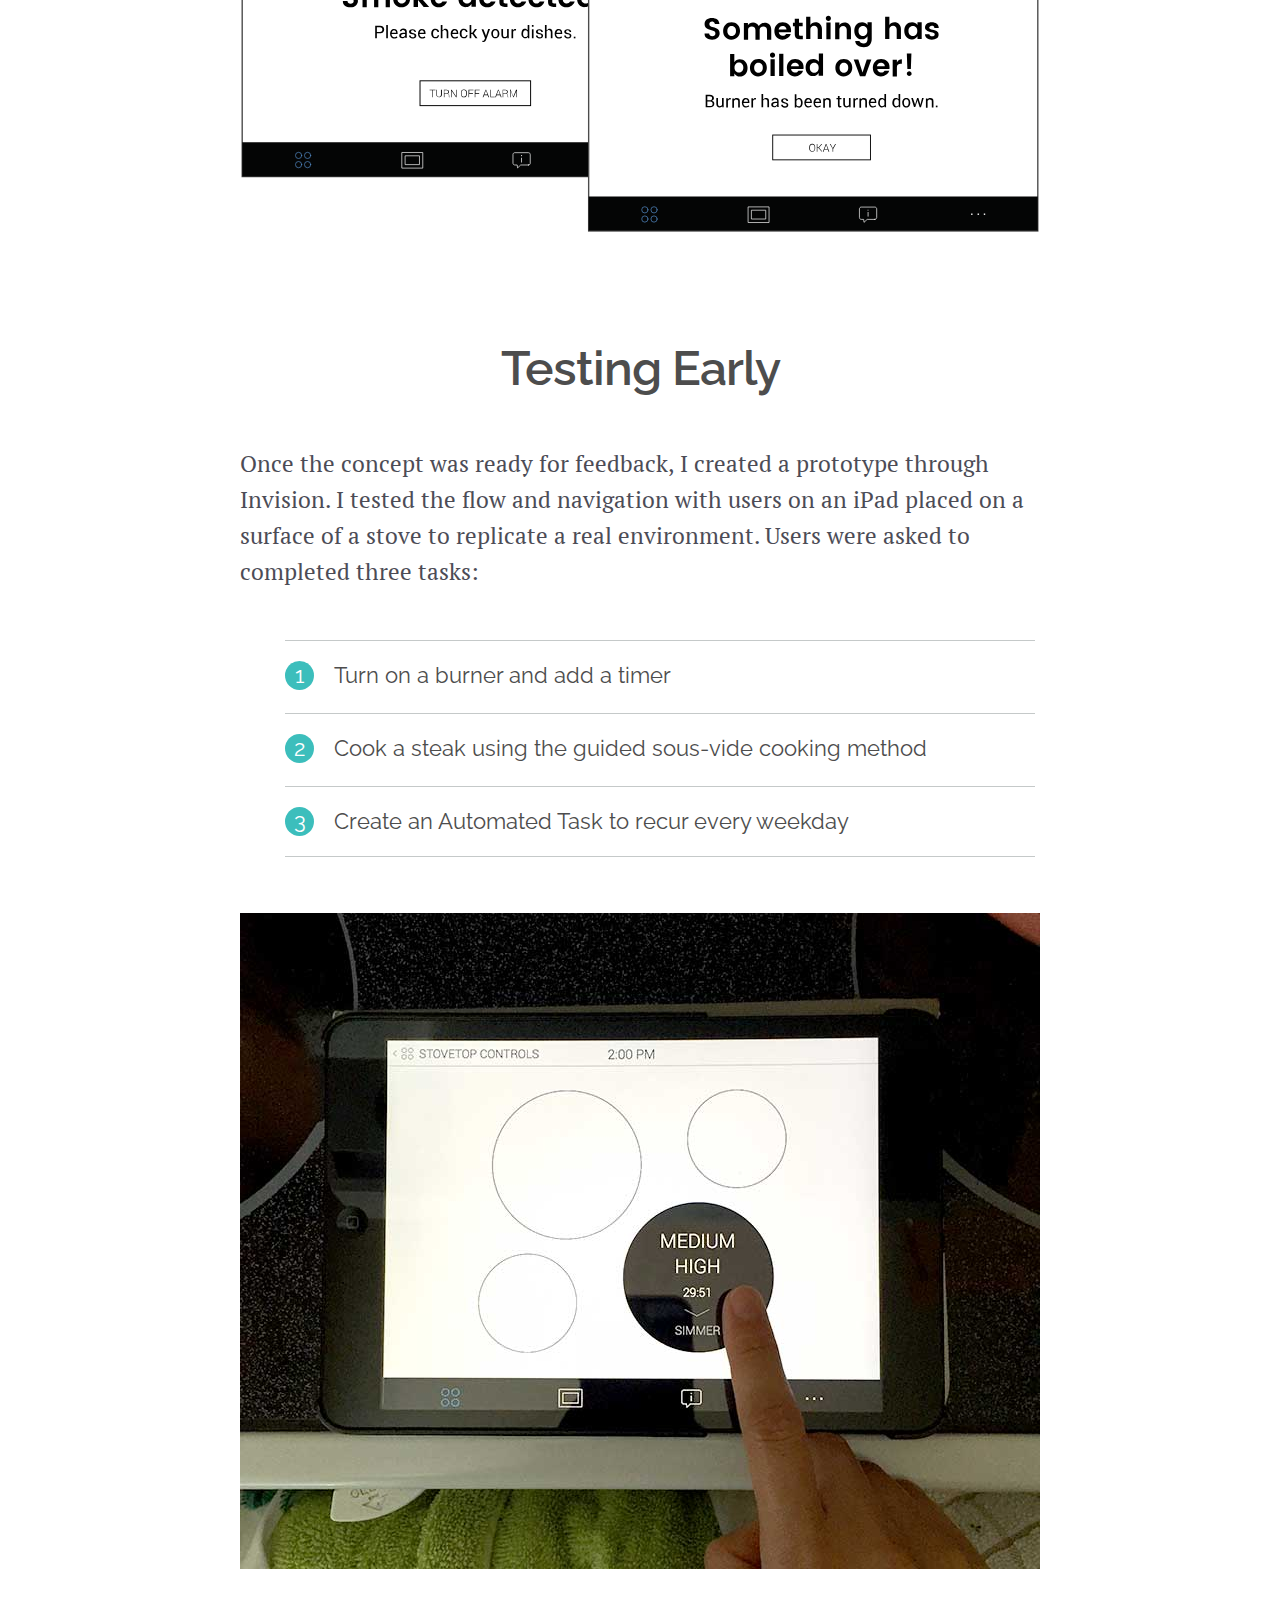
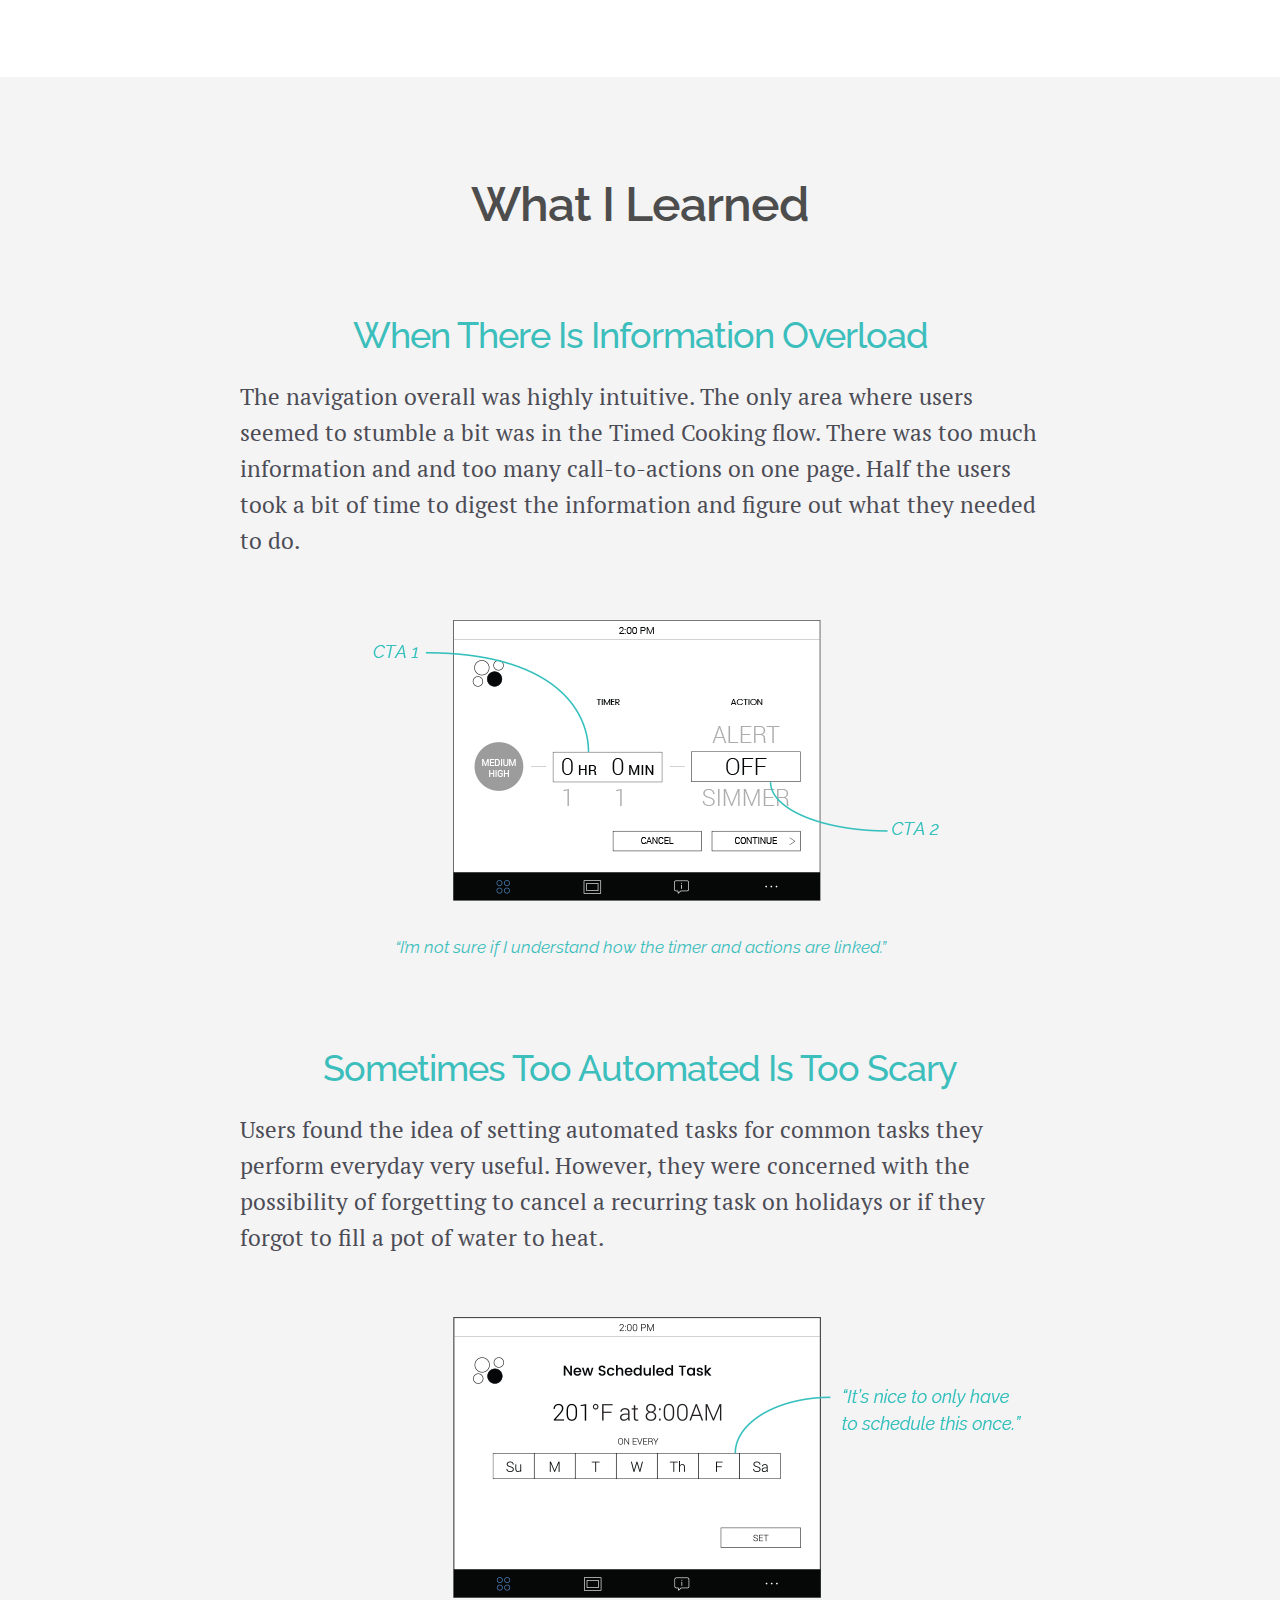
<file: souschef-stove-casestudy.html>
<!DOCTYPE html>
<html lang="en">
<head>

  <meta charset="utf-8">
  <title>A Smart Kitchen Assistant</title>
  <meta name="description" content="">
  <meta name="author" content="Gabby Chung">
    
  <!-- Mobile Specific Metas
  –––––––––––––––––––––––––––––––––––––––––––––––––– -->
  <meta name="viewport" content="width=device-width, initial-scale=1">


  <link href="https://fonts.googleapis.com/css?family=PT+Serif|Raleway" rel="stylesheet">
  <link rel="stylesheet" href="css/normalize.css">
  <link rel="stylesheet" href="css/skeleton.css">
  <link rel="icon" type="image/png" href="images/favicon.png">

</head>
<body>
    
<!-- Header -->
<div class="section souschef-stove-intro"> 
    <div class="container">
        <div class="row">
            <a class="one-half column logo-position" href="index.html">
                <svg class="logo-cs" version="1.1" xmlns="http://www.w3.org/2000/svg" xmlns:xlink="http://www.w3.org/1999/xlink" x="0px" y="0px" viewBox="0 0 33.6 33.8" style="enable-background:new 0 0 33.6 33.8;" xml:space="preserve">
                    <style type="text/css">
	               .st0{fill:#FFFFFF;}
	               .st1{fill:#3CBEBC;}
                    </style>
                    <g>
	                   <path class="st0" d="M27.9,26.1c-2.7,3.3-6.8,5.2-11,5.2C9,31.3,2.5,24.8,2.5,16.9S9,2.5,16.9,2.5c3.9,0,7.5,1.5,10.2,4.3l0.1,0.1
		               h2.4l0.6-0.5l-0.3-0.4C26.6,2.2,21.9,0,16.9,0C7.6,0,0,7.6,0,16.9s7.6,16.9,16.9,16.9c5,0,9.7-2.2,13-6.1l0.3-0.4l-1.9-1.6
		               L27.9,26.1z"/>
	                   <path class="st1" d="M17.7,15.6l-1.3,2.5h14.7c-0.1,0.9-0.2,1.9-0.5,2.8l-0.1,0.3l2,1.4l0.2-0.7c0.6-1.9,0.9-3.9,0.9-5.9v-0.5H17.7z"/>
                    </g>
                </svg>
                <div class="cs-name-white">GABBY CHUNG</div>
            </a>
            <div class="one-half column float-right">
                <nav class="cs-nav">
                    <div class="cs-nav-display"><a class="cs-nav-color" href="index.html">WORK</a></div>
                    <div class="cs-nav-display"><a class="cs-nav-color" href="about.html">ABOUT</a></div>
                    <div class="cs-nav-display"><a class="cs-nav-color" href="contact.html">CONTACT</a></div>
                </nav>
            </div>
       </div>
       <div>
           <h1 class="cs-title">Sous Chef Stove</h1>
           <p class="project-time">4 weeks | Concept Project</p>
           <p class="project-process">UX Research, Branding, Wireframes, Usability Testing, Visual Design, Prototype</p>
       </div>
    </div>
</div> 

<!-- A Smart Kitchen Assistant -->
<div class="cs-section"> 
    <div class="container"> 
        <div class="img-centered"><img class="u-max-full-width" src="images/home/SousChef_Stove_Thumb.jpg"/></div>
        <h2 class="title-centered">A Smart Kitchen Assistant</h2>
            <p>
                Smart technology innovations are turning the dream of the smart home into reality. This design challenge explores how a smart stove can impact everyday problems. As a second part to the challenge—I designed a <a href="souschef-app-casestudy.html">companion app</a> that expands the stove’s capabilities and impact. Even after this completing exercise, I have barely scraped the surface of what a smart stove can do. This concept is just the beginning, and that is exciting.
            </p>
        
    </div>
</div>
    
<!-- Seeing the Potential -->
<div class="cs-section"> 
    <div class="container"> 
        <h2 class="title-centered">Seeing the Potential</h2>
            <p>
                Samsung’s smart refrigerator <a href="http://www.samsung.com/us/explore/family-hub-refrigerator/">Family Hub</a> made its debut in Spring 2016. Featuring a built-in touchscreen and camera, Family Hub organizes home tasks, connects family members, and provides entertainment. Family Hub is not just a high-end refrigerator with technologically advanced features, but as its name suggests, it acts as a medium to connect family members as well as a kitchen assistant. It places itself at the center of family activity.
            </p>
            <p>
                As a design challenge, I wanted to design another appliance to add to Samsung’s line of smart home appliances. Like Family Hub, its impact would apply to everyday lives and be integrated into the home. No longer just an appliance but an assistant in our daily routines.
            </p>
            <div class="img-centered"><img class="u-max-full-width inset-image" src="images/ss-stove/SeeingPotential.svg" onerror="this.src='images/ss-stove/SeeingPotential.png'"/></div>
        
    </div>
</div>
   
<!-- Why a Stove? -->
<div class="cs-section gray-section"> 
    <div class="container"> 
        <h2 class="title-centered">Why a Stove?</h2>
        <p>
                I considered a microwave, washer, dryer, lamp, TV and even a bathroom mirror. I ended up choosing an appliance that would create the most impact in everyday life—the stove. The most complex and regularly occurring tasks happen around the stove. I started thinking about a smart stove could do. Create a more enjoyable cooking experience? Yes! Preheat our oven remotely? Definitely! What were the less obvious problems we can solve with this stove? The potential was exciting to contemplate, dream about and explore. 
         </p>
        <div class="img-centered"><img class="u-max-full-width" src="images/ss-stove/WhyStove.svg" onerror="this.src='images/ss-stove/WhyStove.png'"/></div>
    </div>
</div>    
    
<!-- Uncover Problems -->
<div class="cs-section"> 
    <div class="container"> 
        <h2 class="title-centered">Uncover Problems <br>Before Solutions</h2>
            <p>
                When you’re bringing something new to the table, it needs to be boldly innovative yet delightfully relevant. Realizing that I would be crossing the line from “need” to “want”, I was targeting a niche market. I started thinking about who would want this stove? What problems do they have? What would get them to not only use the stove but love it? 
            </p>
            <p>
                I interviewed 7 individuals varying in income, age, cooking skill level, family size, and tech enthusiasm. Building and refining my hypotheses with each interview, I gained insight to their routines, their daily obstacles, their frustrations in their cooking experiences, and their motivations and obstacles to purchasing a smart stove. I also discussed potential features and learned which they were interested in seeing in a smart stove. Finally, I conducted a mass survey to back my findings. 
            </p>
    </div>
</div>
    
<!-- Research Findings -->
<div class="cs-section"> 
    <div class="container inset">
        <h3 class="title-centered">Observations</h3>

        <div class="row">
            <div class="one-half column" style="margin-top: 5%">
                <div class="icon-centered"><img class="u-max-full-width" src="images/ss-stove/ob-assist-icon.png"/></div>
                <h4 class="h4-title-centered line-space">Assistance Over Automation</h4>
                <p class="descriptor">Cooking enthusiasts want more control over their cooking rather than less.
                </p>
            </div>
            <div class="one-half column" style="margin-top: 5%">
                <div class="icon-centered"><img class="u-max-full-width" src="images/ss-stove/ob-stress-icon.png"/></div>
                <h4 class="h4-title-centered line-space">Points of Stress</h4>
                <p class="descriptor">The most stressful times of the day occur when trying to get out the door in the morning and getting dinner ready on time.
                </p>
            </div>
        </div>
        <div class="row">
            <div class="one-half column" style="margin-top: 10%">
                <div class="icon-centered"><img class="u-max-full-width" src="images/ss-stove/ob-safety-icon.png"/></div>
                <h4 class="h4-title-centered line-space">Safety First</h4>
                <p class="descriptor">Sous Chef had to prove to be safe first before its smart features would entice consumers. Safety was the strongest motivator for paying the premium for a smart stove. 
                </p>
            </div>
            <div class="one-half column" style="margin-top: 10%">
                <div class="icon-centered"><img class="u-max-full-width" src="images/ss-stove/ob-task-icon.png"/></div>
                <h4 class="h4-title-centered line-space">Task Management</h4>
                <p class="descriptor">Modern life is demanding. Multitaskers are looking for ways complete tasks more easily and increase control over their time.
                </p>
            </div>
        </div>
    </div>
</div>

<!-- Safety Quote -->  
<div class="quote-section"> 
    <div class="container-quote">    
        <blockquote>"I would spend extra money for safety alone. You can't put a price on safety."</blockquote>
    </div>    
</div>     
    
<!-- We Found Our Target -->
<div class="cs-section light-gray-section"> 
    <div class="container"> 
        <h2 class="title-centered">We Found Our Target</h2>
            <p>
                Sous Chef’s target consumers were early tech adopters who desired more precision or assistance in their cooking process and tasks. They all belonged in the mid to high income bracket. The target consumers broke down into three main groups:
            </p>
        <div class="row">
            <div class="one-third column" style="margin-top: 7%">
                <div class="img-centered"><img class="u-max-full-width icon" src="images/ss-stove/advanced-chef-icon.png" /></div>
                <h4 class="h4-title-centered line-space">Advanced Chefs</h4>
                <p class="descriptor">Features that enhance their cooking process</p>
                <p class="descriptor teal">Precision + quality</p>     
            </div>
            <div class="one-third column" style="margin-top: 7%">
                <div class="img-centered"><img class="u-max-full-width icon" src="images/ss-stove/parents-icon.png"/></div>
                <h4 class="h4-title-centered line-space">Busy Parents</h4>
                <p class="descriptor">Make dinner & getting out the door quick and easy</p>
                <p class="descriptor teal">Safety + efficiency</p> 
            </div>
            <div class="one-third column" style="margin-top: 7%">
                <div class="img-centered"><img class="u-max-full-width" src="images/ss-stove/boomers-icon.png"/></div>
                <h4 class="h4-title-centered line-space">Boomers</h4>
                <p class="descriptor">Safety features & reminders</p>
                <p class="descriptor teal">Safety + assistance</p>
            </div>
        </div>
        <div>
            <p style= "margin-top: 10%">Their reasons for wanting extra assistance varied. The three main motivating factors were Safety, Precision, and Productivity. These goals drove the design of the smart stove.</p>
        </div>
        <div style= "margin-top: 10%">
            <h3 class="h4-title-centered teal">Safety</h3>
            <p>This was the biggest obstacle and yet the strongest motivating factor at the same time. Having the stove complete tasks for you without supervision sounded scary to some. Forget about a smart gas stove. That’s for sure! However, if the stove proved to be even safer than your stove at home, this was where consumers were more willing to pay a premium for a smart stove.</p>
        </div>
        <div style= "margin-top: 10%">
            <h3 class="h4-title-centered teal">Precision</h3>
            <p>Cooking enthusiasts were most interested in controlling temperature with precision and guidance in managing time more effectively. Again, they don’t want the stove do it for them but rather help them manage time or temperature so that they can focus on building flavor.</p>
        </div>
        <div style= "margin-top: 10%">
            <h3 class="h4-title-centered teal">Productivity</h3>
            <p>Finding time to satisfy the demands of modern life is quite a challenge for many users. Cutting down the number of steps and enabling users to accomplish tasks more quickly would greatly improve their quality of life.</p>
        </div>
    </div>
</div>
    
<!-- Getting Right Into It -->
<div class="cs-section"> 
    <div class="container"> 
        <h2 class="title-centered">Getting Right Into It</h2>
            <p>
                As Sous Chef was breaking new ground, I wanted to get ideas down fast and get to testing early in the process. The project scope focused on the stove’s built-in screen’s UI. However, I did conclude that the stovetop had to have induction burners for anyone to feel safe using the smart features. Next to the screen, users can control burners with touch dials and power buttons as quickly as they would on a traditional stove.
            </p>
    </div>
    <div class="img-centered" style="margin-bottom:10%">
        <img class="u-max-full-width" src="images/ss-stove/stove-sketch.jpg"/>
        <p class="img-descriptor">An early sketch of the Sous Chef stove top</p>
    </div>
    
    <div class="container">
        <div>
            <h3 class="h4-title-centered">User Flow</h3>
            <p>I drew up user stories based off the goals of our target consumers and formed a user flow map to identify all the decision making points.</p>
            <div><img class="u-max-full-width" style="margin-top:3%" src="images/ss-stove/stove-user-flow.jpg" alt="Image of Sous Chef User Flow"/></div>
        </div>
        <div>
            <h3 class="h4-title-centered" style="margin-top:10%">Wireframes</h3>
            <p>From the insight gleaned from research, I landed on four smart features for the MVP: </p>
            <div>
                <h4 class="line-space h4-title-centered" style="margin-top:10%">Timed Cooking</h4>
                <p>Sous Chef adds more value to the good old kitchen timer by assigning it to a burner and adding an action after the timer goes off. </p>
                <img class="u-max-full-width" style="margin-top:5%" src="images/ss-stove/wireframe-timecook.svg" alt="Image of Timed Cooking Wireframe" onerror="this.src='images/ss-stove/wireframe-timecook.png'"/>
            </div>
            <div>
                <h4 class="line-space h4-title-centered" style="margin-top:10%">Temperature Control</h4>
                <p>With a clip-on thermometer connected to Sous Chef via wi-fi, stovetop temperature control cooking methods like sous-vide and deep fry are possible without extra appliances taking up counter space. </p>
                <img class="u-max-full-width" style="margin-top:5%" src="images/ss-stove/wireframe-tempcontrol.svg" alt="Image of Temperature Control Wireframe" onerror="this.src='images/ss-stove/wireframe-tempcontrol.png'"/>
            </div>
            <div>
                <h4 class="line-space h4-title-centered" style="margin-top:10%">Automated Tasks</h4>
                <p>Sous Chef can perform regularly occurring tasks on a repeating schedule. </p>
                <img class="u-max-full-width" style="margin-top:5%" src="images/ss-stove/wireframe-autotask.svg" alt="Image of Automated Tasks Wireframe" onerror="this.src='images/ss-stove/wireframe-autotask.png'"/>
            </div>
            <div>
                <h4 class="line-space h4-title-centered" style="margin-top:10%">Safety</h4>
                <p>Sous Chef's cooktop surface senses when something boils over and turns down the heat. </p>
                <img class="u-max-full-width" style="margin-top:5%" src="images/ss-stove/wireframe-safety.svg" alt="Image of Safety Wireframe" onerror="this.src='images/ss-stove/wireframe-safety.png'"/>
            </div>
        </div>    
    </div>
</div>    

<!-- Testing Early -->
<div class="cs-section"> 
    <div class="container"> 
        <h2 class="title-centered">Testing Early</h2>
            <p>
                Once the concept was ready for feedback, I created a prototype through Invision. I tested the flow and navigation with users on an iPad placed on a surface of a stove to replicate a real environment. Users were asked to completed three tasks: 
            </p>
            <ol>
                <li>Turn on a burner and add a timer</li>
                <li>Cook a steak using the guided sous-vide cooking method</li>
                <li class="li-bottom">Create an Automated Task to recur every weekday</li>
            </ol>
             
            <div style="margin-top:7%"><img class="u-max-full-width" src="images/ss-stove/testing.jpg" alt="Image of User Test on Stove"/></div>
        
    </div>
</div>    
    
<!-- What I Learned -->
<div class="light-gray-section"> 
    <div class="container"> 
        <h2 class="title-centered">What I Learned</h2>
        <div style= "margin-top: 10%">
            <h3 class="h4-title-centered teal">When There Is Information Overload</h3>
            <p>The navigation overall was highly intuitive. The only area where users seemed to stumble a bit was in the Timed Cooking flow. There was too much information and and too many call-to-actions on one page. Half the users took a bit of time to digest the information and figure out what they needed to do.</p>
            <div style="margin-top:7%">
                <img class="u-max-full-width" src="images/ss-stove/test-tmi.png" alt="Image of Timed Cooking Wireframe"/>
            </div>
            <p class="test-descriptor">“I’m not sure if I understand how the timer and actions are linked.”</p>
        </div>
        <div style= "margin-top: 10%">
            <h3 class="h4-title-centered teal">Sometimes Too Automated Is Too Scary</h3>
            <p>Users found the idea of setting automated tasks for common tasks they perform everyday very useful. However, they were concerned with the possibility of forgetting to cancel a recurring task on holidays or if they forgot to fill a pot of water to heat. </p>
            <div style="margin-top:7%">
                <img class="u-max-full-width" src="images/ss-stove/test-auto.png" alt="Image of Automated Task Wireframe"/>
            </div>
            <p class="test-descriptor">“Wait…what about when I’m on vacation? What if I forget to cancel a task? This is worrisome.”</p>
        </div>
        <div style= "margin-top: 10%">
            <h3 class="h4-title-centered teal">Clarity Is Key</h3>
            <p>Users found it confusing as to what they had the option of changing in the carousels. For example, if I am able to adjust the hour as well as the minutes in for the timer, then they need to be separated from each other.</p>
            <div style="margin-top:7%">
                <img class="u-max-full-width" src="images/ss-stove/test-clarity.png" alt="Image of Time Dial"/>
            </div>
            <p class="test-descriptor">“Unclear which metrics are changeable.”</p>
        </div>
        <div style= "margin-top: 10%">
            <h3 class="h4-title-centered teal">Educational Tips</h3>
            <p>While users were able to perform tasks asked of them and navigate through screens successfully, they didn’t always understand how they might incorporate some of the features into their routine. For example, someone who regularly sets a tea kettle to boil in the morning may not know what temperature is ideal for steeping their tea nor are they able to control it easily. Adding tips strategically can empower and educate the user, making our smart features more relevant and easy to use.</p>
            <div style="margin-top:7%">
                <img class="u-max-full-width" src="images/ss-stove/test-tips.png" alt="Image of Temperature Options Wireframe"/>
            </div>
            <p class="test-descriptor">“Hm…not sure which temperature I should select. I usually just set a burner to high and boil.”</p>
        </div>
    </div>
</div>
    
<!-- What I Made -->
<div class="section what-I-made">
</div>
<div class="cs-section"> 
    <div class="container"> 
        <h2 class="title-centered">What I Made</h2>
    </div>

    <div class="container">
        <div>
            <h3 class="h4-title-centered">A Minimalistic Intuitive Interface</h3>
            <p>As a modern luxury appliance, Sous Chef employs a sleek minimalistic visual language that emphasizes its ease of use and premium quality. The stove’s flat surface free of dials and knobs places the emphasis on the action happening on the surface—the cooking. Its minimalistic appearance creates an environment for the user that is simpler and supports the idea that Sous Chef is managing the behind the scenes (heat, timing, upcoming steps.)</p>
            <p>From the beginning, my goal was to have an interface that was simple and intuitive. The less time the user spends trying to accomplish their task on screen, the more quickly they can get to cooking, the better the experience. Sous Chef is the smart kitchen assistant and not a complicated machine with bloated features.</p>
            <p>To guide users through the smart features and new cooking process, Sous Chef’s interface breaks down information into digestible chunks. The interface employs dimensional controls that mimic the familiar experience of turning a dial or pushing a button. With an intuitive navigation, the interface eases the transition from traditional stove with physical dials and buttons to a flat stovetop with touch controls.</p>
        </div>
    </div>
</div> 
<div class="section ui-elements">
</div>    
<div class="cs-section"> 
    <p class="img-descriptor">Realistic dials and buttons create familiarity.</p>
</div>   
    

<div class="cs-section"> 
    <div class="container"> 
        <h3 class="title-centered">Timed Cooking</h3>
        <p>
                In our interviews, many individuals expressed frustration in managing multiple dishes. There were many sad cases of overcooked pasta and horrifying experiences of burning steaks because they lost track of time or needed an extra set of hands. Some users reported using a timer in their cooking. In this case, users have to attach their own meaning to what should happen after the alarm goes off and complete that action themselves.
        </p>
        <p>
                Timed cooking streamlines this process and allows the user to manage their cooking process more effectively. Each burner can be assigned a timer and gives the option to execute an action after the timer goes off.
        </p>
        <div class="img-centered" style="margin-top:7%">
                <img class="u-max-full-width" src="images/ss-stove/final-timed.png" alt="Images of Final Timed Cooking Screens"/>
        </div>
        
    </div>
</div>
<div class="cs-section stove-bg">
    <div class="container"> 
        <div style="padding-top:7%">
            <video class="u-max-full-width" src="images/ss-stove/SousChef_Stove_TimedCooking.mp4" preload autoplay="autoplay" loop="loop"></video>
            <p class="img-descriptor" style="margin-top:3%">The timed cooking flow mimics a timeline that the user can navigate back and forth in chronological order. As the user selects each time or action, the next set of options slide over. </p>
        </div>  
    </div>
</div>
<div class="cs-section"> 
    <div class="container"> 
        <h3 class="title-centered">Temperature Control</h3>
        <p>
                Cooking enthusiasts want more precision in their cooking and access to cooking methods that don’t crowd their counter space with single-purpose cooking appliances. With the help of a clip-on thermometer that connects to Sous Chef via wi-fi, Sous Chef can maintain the temperature of a pot. Cooks can sous-vide, deep fry, or heat water at a constant temperature managed by Sous Chef.
        </p>
        <p>
                Knowledgeable chefs can use manual mode to enter the desired temperature and time to cook their meals. The guided mode provides beginners step-by-step guidance to a perfectly cooked meal.
        </p>
        <div class="img-centered" style="margin-top:7%">
            <img class="u-max-full-width" src="images/ss-stove/final-tempcontrol.png" alt="Images of Final Temperature Control Screens"/>
            <p class="img-descriptor" style="margin-top:3%">Guided Cooking takes users through step-by-step instructions and shows the progress of cooking. Cooking progress can be synced with their phones if they download the companion app.</p>
        </div>
    </div>
</div>

<div class="cs-section"> 
    <div class="container"> 
        <h3 class="title-centered">Automated Tasks</h3>
        <p>
                One of the most stressful times of the day is trying to get yourself out the door in time for work. The most common morning tasks included heating water and toasting bread. I saw an opportunity to cut down the number of steps in their morning routine with automated actions scheduled the night before.
        </p>
        <p>
                From testing, I learned that setting a task to repeat was concerning for users. What if they forgot to cancel a task on a holiday and the stove turned on? Instead of recurring tasks, automated tasks became a collection of custom presets. In either case, prep work, such as filling a pot or placing bread in the oven, is required from the user. If the user is required to be at the stove, it made sense for the user to schedule a task at this point of contact.
        </p>
        <div class="img-centered" style="margin-top:7%">
            <img class="u-max-full-width" src="images/ss-stove/final-at-schedule.png" alt="Images of Final Automated Tasks Schedule Screen"/>
            <p class="img-descriptor" style="margin-top:3%">Users can schedule an Automated Task like heating water or toasting bread.</p>
        </div>
        <div class="img-centered" style="margin-top:7%">
            <img class="u-max-full-width" src="images/ss-stove/final-at-presets.png" alt="Images of Final Automated Tasks Presets Screen"/>
            <p class="img-descriptor" style="margin-top:3%">Users schedule a task by selecting from a collection of presets.</p>
        </div>
        <div class="img-centered" style="margin-top:7%">
            <img class="u-max-full-width" src="images/ss-stove/final-at-temp.png" alt="Images of Final Automated Tasks New Task Screen"/>
            <p class="img-descriptor" style="margin-top:3%">When creating a new task, users can select heat by specifying the temperature or by task.</p>
        </div>
        <div class="img-centered"><a href="https://marvelapp.com/i69g4a" class="button">FULL PROTOTYPE</a> </div>
    </div>
</div>
    
<!-- Branding Sous Chef -->
<div class="cs-section gradient-bg">
    <div class="img-centered"> 
    <svg class="logo-samsung" version="1.1" id="Layer_1" xmlns="http://www.w3.org/2000/svg" xmlns:xlink="http://www.w3.org/1999/xlink" x="0px" y="0px"
	 viewBox="0 0 230.5 87.6" style="enable-background:new 0 0 230.5 87.6;" xml:space="preserve">
<style type="text/css">
	.st0{fill:#FFFFFF;}
</style>
<g>
	<path class="st0" d="M126.4,15.7L126.4,15.7c0,0-2.3-1.4-3.6-1.9c-0.2-0.1-4.3-2-5.2-3c0,0-1.7-1.6-0.7-3.5c0,0,0.4-1.2,2.2-1.2
		c0,0,2.4,0.2,2.4,2.1v2.6h8.1l0-3.9c0,0,0.2-2-1.4-3.8c-1.6-1.8-4.4-2.8-8.3-2.9c-0.1,0-8.1-0.5-10.4,3.8l0,0c0,0-0.9,1-0.9,4.3
		v2.5c0,0-0.1,2.8,1.3,4.6c0,0,0.8,1.2,2.8,2.5c0,0,4.1,2.2,6.6,3.5c0,0,2.5,1.5,2.2,3.8c0,0-0.2,2.3-2.5,2.3c0,0-0.1,0-0.1,0
		c0,0-2.3-0.1-2.3-2.4v-2.6h-8.6v3.8c0,0-0.1,2.4,1.9,4.4c1.9,1.9,4.9,2.9,9.1,2.9c0.1,0,10.7,0.1,11.2-7.5v-3.1
		C130.1,22.9,130.5,18.1,126.4,15.7z"/>
	<polygon class="st0" points="84.2,1.2 81.4,18.5 80.7,18.5 78,1.3 64.4,1.3 63.7,32.5 71.7,32.5 71.8,8.9 72.6,8.9 72.6,9 
		76.9,32.5 85.4,32.5 89.6,8.9 90.3,8.9 90.3,9 90.5,32.5 98.6,32.5 97.7,1.2 	"/>
	<polygon class="st0" points="35.6,1.3 30.2,32.5 38.8,32.5 42.1,8.2 42.9,8.2 42.9,8.3 46.1,32.5 54.8,32.5 49.4,1.3 	"/>
	<path class="st0" d="M222.3,24.8c0,2.5-2.1,2.5-2.1,2.5c-0.8,0-1.4-0.2-1.9-0.7c-0.7-0.7-0.6-1.7-0.6-1.7V7.8
		c0-1.8,2.3-1.9,2.3-1.9c2.2,0,2.2,2.2,2.2,2.2v2.5h8.1c0.3-4.9-0.7-6.2-0.7-6.2l0,0C227.7,0.2,221.1,0,220,0c-0.1,0-0.2,0-0.2,0
		c-4,0-7,1-8.7,3.1c-2.2,2.6-1.8,5.9-1.8,6l0,16.6c0.1,2,0.8,3.7,2.2,5c3.3,3,9.3,2.7,9.9,2.7c5.1-0.6,6.8-2.2,6.8-2.2
		c1.4-1.1,1.8-2.5,1.8-2.5c0.4-0.9,0.5-3.6,0.5-3.6v-9.7H220v4.5h2.3V24.8z"/>
	<polygon class="st0" points="192.6,20.3 192.1,20.3 192.1,20.3 183.7,1.2 173.8,1.2 173.8,32.5 181.8,32.5 181.3,13.4 181.8,13.4 
		181.8,13.4 190.5,32.5 200.1,32.5 200.1,1.2 192,1.2 	"/>
	<path class="st0" d="M153.1,26.8c-0.4,0.4-1,0.6-1.7,0.6c0,0-1.1,0.1-1.9-0.7c-0.5-0.5-0.7-1.1-0.7-1.9l0-23.6H140v23.4
		c0,0-0.3,3.1,2,5.6c2,2.2,5.2,3.3,9.6,3.3c0,0,0,0,0,0c0.3,0,5.7,0,8.7-3.1c1.4-1.4,2.1-3.2,2.1-5.4V1.2h-8.6v23.6
		C153.8,24.8,153.9,26,153.1,26.8z"/>
	<path class="st0" d="M18.4,15.7L18.4,15.7c0,0-2.3-1.4-3.6-1.9c-0.2-0.1-4.3-2-5.2-3c0,0-1.7-1.6-0.7-3.5c0,0,0.4-1.2,2.2-1.2
		c0,0,2.4,0.2,2.4,2.1v2.6h8.1l0-3.9c0,0,0.2-2-1.4-3.8c-1.6-1.8-4.4-2.8-8.3-2.9c0,0-0.8,0-1.9,0c0,0-1.6,0.1-3.4,0.6
		C5,1.3,2.8,2.2,1.6,4c0,0,0,0,0,0c0,0,0,0,0,0l0,0c0,0-0.9,1-0.9,4.3v2.5c0,0-0.1,2.8,1.3,4.6c0,0,0.8,1.2,2.8,2.5
		c0,0,4.1,2.2,6.6,3.5c0,0,2.5,1.5,2.2,3.8c0,0-0.2,2.3-2.5,2.3c0,0-0.1,0-0.1,0c0,0-2.3-0.1-2.3-2.4v-2.6H0v3.8
		c0,0-0.1,2.4,1.9,4.4c1.9,1.9,4.9,2.9,9.1,2.9c0.1,0,10.7,0.1,11.2-7.5l0-3.1C22.2,22.9,22.5,18.1,18.4,15.7z"/>
</g>
<g>
	<g>
		<path class="st0" d="M45.8,66.6c-0.1-1.2-0.3-2.3-0.8-3.2c-0.5-0.9-1.1-1.7-1.9-2.3c-0.8-0.6-1.7-1.1-2.8-1.4
			c-1.1-0.3-2.3-0.5-3.6-0.5c-0.8,0-1.7,0.1-2.6,0.3c-0.9,0.2-1.8,0.5-2.5,1c-0.8,0.5-1.4,1.1-1.9,1.9c-0.5,0.8-0.8,1.8-0.8,2.9
			c0,1.1,0.3,2.1,0.8,2.8c0.6,0.7,1.3,1.3,2.2,1.7c0.9,0.4,1.9,0.8,3.1,1.1c1.2,0.3,2.3,0.5,3.5,0.8c1.2,0.2,2.4,0.5,3.6,0.9
			c1.2,0.3,2.2,0.8,3.1,1.4c0.9,0.6,1.7,1.3,2.2,2.2c0.6,0.9,0.8,2.1,0.8,3.4c0,1.5-0.3,2.7-1,3.7c-0.6,1-1.4,1.8-2.4,2.5
			c-1,0.6-2,1.1-3.2,1.4c-1.2,0.3-2.3,0.4-3.4,0.4c-1.7,0-3.2-0.2-4.7-0.5s-2.7-0.9-3.8-1.8c-1.1-0.8-1.9-1.9-2.6-3.1
			c-0.6-1.3-0.9-2.8-0.9-4.7H28c-0.1,1.6,0.1,2.9,0.7,4s1.3,2,2.2,2.6c0.9,0.7,2.1,1.2,3.3,1.5c1.3,0.3,2.6,0.5,4,0.5
			c0.8,0,1.8-0.1,2.7-0.3c1-0.2,1.9-0.6,2.7-1.1c0.8-0.5,1.5-1.2,2-2c0.5-0.8,0.8-1.9,0.8-3.1c0-1.2-0.3-2.2-0.8-2.9
			c-0.6-0.8-1.3-1.4-2.2-1.8s-2-0.8-3.1-1.1c-1.2-0.3-2.3-0.5-3.6-0.8c-1.2-0.2-2.4-0.5-3.5-0.8c-1.2-0.3-2.2-0.7-3.1-1.3
			c-0.9-0.5-1.6-1.2-2.2-2.1c-0.6-0.9-0.8-2-0.8-3.3s0.3-2.5,0.9-3.5c0.6-1,1.3-1.8,2.2-2.3s1.9-1,3.1-1.3c1.1-0.3,2.3-0.4,3.4-0.4
			c1.5,0,2.9,0.2,4.2,0.5c1.3,0.3,2.4,0.8,3.4,1.6s1.7,1.6,2.3,2.7c0.6,1.1,0.9,2.5,1,4H45.8z"/>
		<path class="st0" d="M51.6,76.7c0-1.5,0.2-2.8,0.6-4.1c0.4-1.3,1-2.4,1.8-3.4c0.8-1,1.8-1.8,2.9-2.3c1.2-0.6,2.5-0.9,4-0.9
			c1.5,0,2.9,0.3,4,0.9c1.2,0.6,2.1,1.3,2.9,2.3c0.8,1,1.4,2.1,1.8,3.4c0.4,1.3,0.6,2.7,0.6,4.1c0,1.5-0.2,2.8-0.6,4.1
			c-0.4,1.3-1,2.4-1.8,3.4c-0.8,1-1.8,1.7-2.9,2.3c-1.2,0.6-2.5,0.9-4,0.9c-1.5,0-2.9-0.3-4-0.9c-1.2-0.6-2.1-1.3-2.9-2.3
			c-0.8-1-1.4-2.1-1.8-3.4C51.8,79.5,51.6,78.2,51.6,76.7z M53.1,76.7c0,1.2,0.2,2.4,0.5,3.5c0.3,1.1,0.8,2.1,1.5,3
			c0.7,0.9,1.5,1.6,2.5,2.1c1,0.5,2.1,0.8,3.4,0.8c1.3,0,2.4-0.3,3.4-0.8c1-0.5,1.8-1.2,2.5-2.1c0.7-0.9,1.2-1.9,1.5-3
			c0.3-1.1,0.5-2.3,0.5-3.5s-0.2-2.4-0.5-3.5c-0.3-1.1-0.8-2.1-1.5-3c-0.7-0.9-1.5-1.6-2.5-2.1c-1-0.5-2.1-0.8-3.4-0.8
			c-1.3,0-2.4,0.3-3.4,0.8c-1,0.5-1.8,1.2-2.5,2.1c-0.7,0.9-1.2,1.9-1.5,3C53.3,74.3,53.1,75.5,53.1,76.7z"/>
		<path class="st0" d="M90.7,86.9h-1.5v-4.4h-0.1c-0.3,0.8-0.6,1.5-1.1,2c-0.5,0.6-1.1,1.1-1.7,1.5c-0.7,0.4-1.4,0.7-2.1,1
			c-0.8,0.2-1.6,0.3-2.3,0.3c-1.2,0-2.2-0.1-3-0.4c-0.8-0.3-1.5-0.7-2.1-1.2c-0.5-0.5-0.9-1-1.3-1.6c-0.3-0.6-0.5-1.2-0.7-1.8
			c-0.1-0.6-0.2-1.2-0.2-1.8c0-0.6,0-1.1,0-1.5V66.5H76v12.9c0,0.5,0,1.2,0.1,1.9c0.1,0.8,0.3,1.5,0.7,2.2c0.4,0.7,1,1.3,1.7,1.8
			c0.8,0.5,1.9,0.8,3.3,0.8c1.1,0,2.2-0.2,3.1-0.6s1.7-1,2.3-1.8c0.6-0.8,1.1-1.7,1.5-2.7c0.3-1,0.5-2.2,0.5-3.4V66.5h1.5V86.9z"/>
		<path class="st0" d="M96.5,80.1c0.1,1,0.3,1.8,0.6,2.5c0.4,0.7,0.9,1.4,1.5,1.9s1.3,0.9,2.1,1.2c0.8,0.3,1.7,0.4,2.6,0.4
			c0.7,0,1.4-0.1,2.1-0.2c0.8-0.1,1.5-0.3,2.1-0.7c0.6-0.3,1.2-0.8,1.6-1.3c0.4-0.6,0.6-1.3,0.6-2.2c0-1.1-0.3-2-1-2.6
			c-0.7-0.6-1.6-1-2.6-1.4c-1-0.3-2.2-0.6-3.4-0.8c-1.2-0.2-2.3-0.5-3.4-0.9c-1-0.4-1.9-1-2.6-1.7c-0.7-0.7-1-1.8-1-3.2
			c0-1,0.2-1.9,0.7-2.5c0.5-0.7,1-1.2,1.7-1.6c0.7-0.4,1.5-0.7,2.4-0.9c0.9-0.2,1.8-0.3,2.6-0.3c1.1,0,2.1,0.1,3,0.4
			c0.9,0.2,1.7,0.6,2.4,1.2c0.7,0.5,1.2,1.2,1.6,2c0.4,0.8,0.6,1.8,0.6,3h-1.5c0-0.9-0.2-1.7-0.5-2.4c-0.3-0.7-0.7-1.2-1.3-1.6
			c-0.5-0.4-1.2-0.7-1.9-0.9c-0.7-0.2-1.5-0.3-2.4-0.3c-0.7,0-1.4,0.1-2.1,0.2c-0.7,0.1-1.3,0.4-1.9,0.7c-0.6,0.3-1,0.7-1.4,1.2
			s-0.5,1.1-0.5,1.8c0,0.8,0.2,1.5,0.6,2s0.9,0.9,1.6,1.2c0.6,0.3,1.4,0.6,2.2,0.7c0.8,0.2,1.6,0.4,2.4,0.6c1,0.2,2,0.4,2.8,0.7
			c0.9,0.3,1.7,0.6,2.3,1c0.6,0.4,1.2,1,1.5,1.7c0.4,0.7,0.6,1.6,0.6,2.6c0,1.1-0.3,2-0.8,2.7c-0.5,0.7-1.1,1.3-1.9,1.7
			c-0.8,0.4-1.6,0.7-2.6,0.9c-0.9,0.2-1.9,0.3-2.8,0.3c-1.2,0-2.2-0.2-3.2-0.5s-1.9-0.8-2.6-1.4c-0.7-0.6-1.3-1.4-1.8-2.3
			c-0.4-0.9-0.7-2-0.7-3.1H96.5z"/>
		<path class="st0" d="M126.2,72.7c0-2.1,0.3-4,0.9-5.8c0.6-1.8,1.5-3.4,2.6-4.7s2.6-2.4,4.3-3.2s3.6-1.2,5.7-1.2
			c1.7,0,3.1,0.2,4.3,0.7c1.2,0.4,2.2,1,3.1,1.6s1.5,1.4,2,2.1c0.5,0.8,0.9,1.5,1.2,2.2c0.3,0.7,0.5,1.3,0.6,1.8
			c0.1,0.5,0.2,0.8,0.2,0.8h-1.8c-0.2-1.2-0.6-2.3-1.2-3.2c-0.6-0.9-1.3-1.7-2.2-2.4s-1.9-1.2-2.9-1.5c-1.1-0.3-2.2-0.5-3.4-0.5
			c-1.9,0-3.5,0.4-5,1.1c-1.5,0.7-2.7,1.7-3.7,2.9c-1,1.2-1.8,2.6-2.3,4.2c-0.5,1.6-0.8,3.3-0.8,5.2s0.3,3.6,0.8,5.2
			c0.5,1.6,1.3,3,2.3,4.2c1,1.2,2.2,2.2,3.7,2.9c1.5,0.7,3.1,1.1,5,1.1c1.4,0,2.7-0.3,3.9-0.9c1.2-0.6,2.3-1.3,3.2-2.3
			c0.9-0.9,1.6-2,2.2-3.3c0.5-1.2,0.9-2.5,0.9-3.8h1.8c-0.2,1.7-0.6,3.3-1.3,4.7c-0.7,1.4-1.5,2.7-2.6,3.7c-1,1-2.3,1.9-3.6,2.4
			c-1.4,0.6-2.9,0.9-4.4,0.9c-2.1,0-4-0.4-5.7-1.2s-3.1-1.8-4.3-3.2c-1.2-1.3-2-2.9-2.6-4.7S126.2,74.8,126.2,72.7z"/>
		<path class="st0" d="M157.1,58.5v12.3h0.1c0.3-0.8,0.6-1.5,1.1-2c0.5-0.6,1.1-1.1,1.7-1.5c0.6-0.4,1.4-0.7,2.1-1
			c0.8-0.2,1.6-0.3,2.3-0.3c1.2,0,2.2,0.1,3,0.4c0.8,0.3,1.5,0.7,2,1.2c0.5,0.5,0.9,1,1.3,1.6c0.3,0.6,0.5,1.2,0.7,1.8
			c0.1,0.6,0.2,1.2,0.2,1.8c0,0.6,0,1.1,0,1.5v12.7h-1.5V74c0-0.5,0-1.1-0.1-1.9c-0.1-0.8-0.3-1.5-0.7-2.2c-0.4-0.7-1-1.3-1.8-1.8
			c-0.8-0.5-1.9-0.8-3.2-0.8c-1.2,0-2.2,0.2-3.1,0.6c-0.9,0.4-1.7,1-2.3,1.8c-0.6,0.8-1.1,1.7-1.5,2.7c-0.3,1-0.5,2.2-0.5,3.4v11.1
			h-1.5V58.5H157.1z"/>
		<path class="st0" d="M177.5,76.9v0.2c0,1.2,0.2,2.3,0.5,3.4c0.3,1.1,0.8,2,1.4,2.9c0.6,0.8,1.4,1.5,2.4,2s2,0.7,3.3,0.7
			c2,0,3.7-0.5,4.9-1.6c1.2-1.1,2-2.6,2.5-4.5h1.5c-0.5,2.4-1.4,4.2-2.9,5.5c-1.5,1.3-3.5,1.9-6,1.9c-1.5,0-2.8-0.3-4-0.8
			c-1.1-0.5-2.1-1.3-2.8-2.2c-0.8-0.9-1.3-2.1-1.7-3.3c-0.4-1.3-0.6-2.7-0.6-4.2c0-1.4,0.2-2.8,0.6-4.1s1-2.5,1.7-3.5
			c0.8-1,1.7-1.8,2.9-2.4c1.2-0.6,2.5-0.9,4.1-0.9c1.4,0,2.7,0.3,3.8,0.8c1.1,0.5,2,1.3,2.8,2.2c0.7,0.9,1.3,2,1.7,3.2
			c0.4,1.2,0.6,2.5,0.6,3.9c0,0.1,0,0.3,0,0.5c0,0.2,0,0.3,0,0.4H177.5z M192.5,75.6c-0.1-1.1-0.2-2.2-0.6-3.2
			c-0.3-1-0.8-1.9-1.4-2.6c-0.6-0.8-1.4-1.4-2.3-1.8c-0.9-0.5-1.9-0.7-3.1-0.7c-1.2,0-2.3,0.2-3.2,0.7c-0.9,0.5-1.7,1.1-2.4,1.8
			c-0.6,0.8-1.1,1.6-1.5,2.6c-0.3,1-0.6,2-0.6,3.1H192.5z"/>
		<path class="st0" d="M195.3,67.8v-1.3h3.7v-4.2c0-0.7,0.1-1.3,0.4-1.9s0.6-0.9,1-1.3c0.4-0.3,0.9-0.6,1.4-0.7s1.1-0.2,1.7-0.2
			c0.5,0,1,0.1,1.8,0.2v1.3c-0.7-0.1-1.3-0.2-1.8-0.2c-0.8,0-1.6,0.2-2.1,0.6c-0.6,0.4-0.9,1.1-0.9,2.3v4.1h4.3v1.3h-4.3v19.1H199
			V67.8H195.3z"/>
	</g>
</g>
</svg>
    </div>    
</div>
<div class="cs-section">    
    <div class="container"> 
        <h2 class="title-centered">Branding Sous Chef</h2>
            <p>
                As an addition to Samsung’s line of smart kitchen appliances, it made perfect sense to family the smart stove brand with Samsung’s Family Hub refrigerator. The smart stove was named “Sous Chef” which captures the stove’s purpose of assisting and enabling the home chef to create quality food.
            </p>
            <p>
                For cohesiveness, Sous Chef adopted Samsung’s brand color palette and type.
            </p>
            <div class="img-centered u-max-full-width" style="margin-top: 10%">
                <img src="images/ss-stove/brand-elements-small.png" alt="Sous Chef Type & Color Palette" class="visible-mobile u-max-full-width">
                <img src="images/ss-stove/brand-elements-large.png" alt="Sous Chef Type & Color Palette" class="hidden-mobile u-max-full-width">
            </div>
    </div>
</div>
    
<!-- Looking Forward -->
<div class="teal-section"> 
    <div class="container"> 
        <h2 class="title-centered white-type">Looking Forward</h2>
        <p class="white-type">
           If this were a real product, we would continue conducting tests to see how the interface’s navigation could be improved and observe how people might use each feature. We would also build out and test the onboarding experience. The goal was to make a smart stove that would improve the user’s cooking experience and streamline everyday tasks. I also designed a companion app that expanded upon the stove features, but the stove’s features also needed to be effective as a stand-alone.
         </p>
        <p class="white-type">
            There also is opportunity in exploring how Sous Chef and Family Hub may work together. If Family Hub has access to calendars, maybe Sous Chef could suggest an alternative time for an automated task if a meeting was moved up. Perhaps if Family Hub know all the ingredients it contains, it could automatically check off those ingredients in the recipe you plan to make in the <a href="souschef-app-casestudy.html" style="color: #068783"> Companion App.</a>
        </p>
        <p class="white-type">
        Safety notifications could possibly also appear on other synced smart appliances, your computer or car. As IoT continues to synergize our appliances and connect us to our homes, users will grow more comfortable with appliances managing the behind the scenes. Stovetop sensors could sense if something boils over and turn down the heat immediately.
        </p>
        <p class="white-type">
        Voice control was a feature that didn’t make our MVP but generated some interest. Some users were interested in the ability to control the stove without having to touch anything with their greasy fingers. 
        </p>
    </div>
</div>      
    
<!-- Reflections -->
<div class="cs-section gray-section"> 
    <div class="container"> 
        <h3 class="title-centered">Reflections</h3>
        <h2 class="title-centered">The Right Focus</h2>
        <p>
           Designing a new product can seem to have endless possibilities in the beginning. By investigating who would use this product and how, your goals are directed by the needs of the user. If the user doesn’t find your product useful nor worth the price, then why bother. 
        </p>
        <h2 class="title-centered" style="margin-top:10%">Don’t Be Afraid to Re-think Your Ideas</h2>
        <p>
           This project would have easily taken a team at least a year to have a product ready for market. I got a taste of what it was like to break new ground. It meant I was going to make a lot of mistakes and scrap a lot of unsuccessful ideas. There were lots of ideas I thought were brilliant but discovered their flaws in testing. It was a fun and humbling experience. Testing my ideas in the real world gives me insight and leads me to places I would have never considered. The result was a more solid and intuitive product.
        </p>
        <h2 class="title-centered" style="margin-top:10%">Getting Useful Data</h2>
        <p>
           Finding useful data in research is challenging, especially when you have a niche market. A vast majority of those I interviewed and surveyed indicated that they weren’t willing to pay a premium for a smart stove. There was a point where I started thinking that this was a bad idea altogether and considered scrapping this project. However, I remembered that this was going to be a niche market and that meant it’s not for everyone. From interviews, I started to form an image of who my target was and discovered the questions I should be asking. In the mass survey, I added filters to maximize the number of useful responses. It was by no means perfect, but it did weed out some of the unuseful data.
        </p>
    </div>
</div>  
 
<!-- Other Case Studies -->
<div> 
    <div class="container">
        <h3 class="title-centered">Read Other Case Studies</h3>

        <div class="row">
            <div class="one-half column">
                <div class="img-centered"><a href="souschef-app-casestudy.html"><img class="u-max-full-width" src="images/home/SousChef_App_Home_Thumb.jpg"/></a></div>
                <h4 class="h4-title-centered line-space">Sous Chef Companion App</h4>
                <div class="title-centered work-leadin">A SMARTER WAY TO COOK</div>
            </div>
            <div class="one-half column">
                <div class="img-centered"><a href="popeats-casestudy.html"><img src="images/home/PopEats_Home_Thumb.jpg"/></a></div>
                <h4 class="h4-title-centered line-space">PopEats Web App</h4>
                <div class="title-centered work-leadin">NEW DINING EXPERIENCES</div>
            </div>
        </div>

    </div>
</div>
    
<!-- Footer -->
<div class="cs-section"> 
    <div class="container title-centered"> 
        <div class="footer-rule"></div>
        <div class="footer-type">© Gabrielle Chung 2016</div>
    </div>
</div>    
    
</body>
</html>
</file>
<file: css/skeleton.css>
/*
* Skeleton V2.0.4
* Copyright 2014, Dave Gamache
* www.getskeleton.com
* Free to use under the MIT license.
* http://www.opensource.org/licenses/mit-license.php
* 12/29/2014
*/


/* Table of contents
––––––––––––––––––––––––––––––––––––––––––––––––––
- Grid
- Base Styles
- Typography
- Links
- Buttons
- Forms
- Lists
- Code
- Tables
- Spacing
- Utilities
- Clearing
- Media Queries
*/


/* Grid
–––––––––––––––––––––––––––––––––––––––––––––––––– */
.container {
  position: relative;
  width: 100%;
  max-width: 800px;
  margin: 0 auto;
  padding: 0 20px;
  box-sizing: border-box; }
.container-quote {
  position: relative;
  width: 100%;
  max-width: 900px;
  margin: 0 auto;
  padding: 0 20px;
  box-sizing: border-box; }
.column,
.columns {
  width: 100%;
  float: left;
  box-sizing: border-box; }

/* For devices larger than 400px */
@media (min-width: 400px) {
  .container {
    width: 85%;
    padding: 0; }
}
.container-quote {
    width: 90%;
    padding: 0;
}

/* For devices larger than 550px */
@media (min-width: 750px) {
  .container {
    width: 80%; }
  .container-quote {
    width: 95%;
}
  .column,
  .columns {
    margin-left: 4%; }
  .column:first-child,
  .columns:first-child {
    margin-left: 0; }

  .one.column,
  .one.columns                    { width: 4.66666666667%; }
  .two.columns                    { width: 13.3333333333%; }
  .three.columns                  { width: 22%;            }
  .four.columns                   { width: 30.6666666667%; }
  .five.columns                   { width: 39.3333333333%; }
  .six.columns                    { width: 48%;            }
  .seven.columns                  { width: 56.6666666667%; }
  .eight.columns                  { width: 65.3333333333%; }
  .nine.columns                   { width: 74.0%;          }
  .ten.columns                    { width: 82.6666666667%; }
  .eleven.columns                 { width: 91.3333333333%; }
  .twelve.columns                 { width: 100%; margin-left: 0; }

  .one-third.column               { width: 30.6666666667%; }
  .two-thirds.column              { width: 65.3333333333%; }

  .one-half.column                { width: 48%; }

  /* Offsets */
  .offset-by-one.column,
  .offset-by-one.columns          { margin-left: 8.66666666667%; }
  .offset-by-two.column,
  .offset-by-two.columns          { margin-left: 17.3333333333%; }
  .offset-by-three.column,
  .offset-by-three.columns        { margin-left: 26%;            }
  .offset-by-four.column,
  .offset-by-four.columns         { margin-left: 34.6666666667%; }
  .offset-by-five.column,
  .offset-by-five.columns         { margin-left: 43.3333333333%; }
  .offset-by-six.column,
  .offset-by-six.columns          { margin-left: 52%;            }
  .offset-by-seven.column,
  .offset-by-seven.columns        { margin-left: 60.6666666667%; }
  .offset-by-eight.column,
  .offset-by-eight.columns        { margin-left: 69.3333333333%; }
  .offset-by-nine.column,
  .offset-by-nine.columns         { margin-left: 78.0%;          }
  .offset-by-ten.column,
  .offset-by-ten.columns          { margin-left: 86.6666666667%; }
  .offset-by-eleven.column,
  .offset-by-eleven.columns       { margin-left: 95.3333333333%; }

  .offset-by-one-third.column,
  .offset-by-one-third.columns    { margin-left: 34.6666666667%; }
  .offset-by-two-thirds.column,
  .offset-by-two-thirds.columns   { margin-left: 69.3333333333%; }

  .offset-by-one-half.column,
  .offset-by-one-half.columns     { margin-left: 52%; }

}


/* Base Styles
–––––––––––––––––––––––––––––––––––––––––––––––––– */
/* NOTE
html is set to 62.5% so that all the REM measurements throughout Skeleton
are based on 10px sizing. So basically 1.5rem = 15px :) */
html {
  font-size: 62.5%; }
body {
  font-size: 1.9em; /* currently ems cause chrome bug misinterpreting rems on body element */
  line-height: 2.9rem;
  font-weight: 400;
  font-family: "Raleway", "HelveticaNeue", "Helvetica Neue", "Helvetica", "Arial", sans-serif;
  color: #4d4d4d; 
  -webkit-font-smoothing: antialiased;}
body {

	 font-size: 19px;
	 min-height: 100%;
	 font-family: "Raleway", "HelveticaNeue", "Helvetica Neue", "Helvetica", "Arial", sans-serif;
	 font-weight: 400;
	 font-style: normal;
	 line-height: 29px;
}

/* Typography
–––––––––––––––––––––––––––––––––––––––––––––––––– */
h1, h2, h3, h4, h5, h6 {
  margin-top: 0;
  margin-bottom: 2rem;
}
h1 { font-size: 5.5rem; line-height: 1.05;  letter-spacing: -.1rem; font-weight: 500; }
h2 { font-size: 3rem; line-height: 1.15; letter-spacing: -.1rem; font-weight: 600; }
h3 { font-size: 3rem; line-height: 1.3;  letter-spacing: -.1rem; font-weight: 500; }
h4 { font-size: 1.9rem; line-height: 1.35; letter-spacing: -.08rem; font-weight: 600; }
h5 { font-size: 1.6rem; line-height: 1.5;  letter-spacing: -.05rem; font-weight: 600; }
h6 { font-size: 1.4rem; line-height: 1.6;  letter-spacing: 0; }
blockquote { font-family: "PTSerifW01-BookItalic"; font-size: 4.2rem; line-height: 1.2; font-style: italic; color: #ACB4B7; text-align: center; }
p {
  margin-top: 0;
  font-family: "PT Serif", "Georgia", "Times", "Times New Roman", serif;
  color: #4c4c56;
}


/* Larger than phablet */
@media (min-width: 550px) {
  h1 { font-size: 7rem; }
  h2 { font-size: 4.8rem; }
  h3 { font-size: 3.6rem; }
  h4 { font-size: 2.3rem; }
  h5 { font-size: 2.4rem; }
  h6 { font-size: 1.8rem; }
  p { font-size: 2.3rem; line-height: 3.6rem;}
  blockquote {font-size: 5rem; line-height: 1.4;}
    
}




/* Links
–––––––––––––––––––––––––––––––––––––––––––––––––– */
a {
  color: #3cbebc;
  text-decoration: none; }
a:hover {
  color: #53dbd8; }


/* Buttons
–––––––––––––––––––––––––––––––––––––––––––––––––– */
.button,
button,
input[type="submit"],
input[type="reset"],
input[type="button"] {
  display: inline-block;
  height: 46px;
  padding: 4px 30px 2px 30px;
  color: #3cbebc;
  text-align: center;
  font-size: 1.7rem;
  font-weight: 600;
  line-height: 38px;
  letter-spacing: .1rem;
  text-transform: uppercase;
  text-decoration: none;
  white-space: nowrap;
  background-color: transparent;
  border-radius: 4px;
  border: 1px solid #3cbebc;
  cursor: pointer;
  box-sizing: border-box; }
.button:hover,
button:hover,
input[type="submit"]:hover,
input[type="reset"]:hover,
input[type="button"]:hover,
.button:focus,
button:focus,
input[type="submit"]:focus,
input[type="reset"]:focus,
input[type="button"]:focus {
  color: #53dbd8;
  border-color: #53dbd8;
  outline: 0; }
.button.button-primary,
button.button-primary,
input[type="submit"].button-primary,
input[type="reset"].button-primary,
input[type="button"].button-primary {
  color: #FFF;
  background-color: #33C3F0;
  border-color: #33C3F0; }
.button.button-primary:hover,
button.button-primary:hover,
input[type="submit"].button-primary:hover,
input[type="reset"].button-primary:hover,
input[type="button"].button-primary:hover,
.button.button-primary:focus,
button.button-primary:focus,
input[type="submit"].button-primary:focus,
input[type="reset"].button-primary:focus,
input[type="button"].button-primary:focus {
  color: #FFF;
  background-color: #1EAEDB;
  border-color: #1EAEDB; }

@media (min-width: 750px) {
    .button {font-size: 1.5rem; padding: 4px 25px 2px 25px;}
}


/* Forms
–––––––––––––––––––––––––––––––––––––––––––––––––– */
input[type="email"],
input[type="number"],
input[type="search"],
input[type="text"],
input[type="tel"],
input[type="url"],
input[type="password"],
textarea,
select {
  height: 38px;
  padding: 6px 10px; /* The 6px vertically centers text on FF, ignored by Webkit */
  background-color: #fff;
  border: 1px solid #D1D1D1;
  border-radius: 4px;
  box-shadow: none;
  box-sizing: border-box; }
/* Removes awkward default styles on some inputs for iOS */
input[type="email"],
input[type="number"],
input[type="search"],
input[type="text"],
input[type="tel"],
input[type="url"],
input[type="password"],
textarea {
  -webkit-appearance: none;
     -moz-appearance: none;
          appearance: none; }
textarea {
  min-height: 65px;
  padding-top: 6px;
  padding-bottom: 6px; }
input[type="email"]:focus,
input[type="number"]:focus,
input[type="search"]:focus,
input[type="text"]:focus,
input[type="tel"]:focus,
input[type="url"]:focus,
input[type="password"]:focus,
textarea:focus,
select:focus {
  border: 1px solid #33C3F0;
  outline: 0; }
label,
legend {
  display: block;
  margin-bottom: .5rem;
  font-weight: 600; }
fieldset {
  padding: 0;
  border-width: 0; }
input[type="checkbox"],
input[type="radio"] {
  display: inline; }
label > .label-body {
  display: inline-block;
  margin-left: .5rem;
  font-weight: normal; }


/* Lists
–––––––––––––––––––––––––––––––––––––––––––––––––– */
ul {
  list-style: circle inside; }
ol, ul {
  padding-left: 0;
  margin-top: 0; }
ul ul,
ul ol,
ul {
  margin: 1.5rem 0 1.5rem 3rem;
  font-size: 90%; }

ol {
    list-style: none;
    display:block;
    -webkit-margin-before: 1em;
    -webkit-margin-after: 1em;
    -webkit-margin-start: 0px;
    -webkit-margin-end: 0px;
    -webkit-padding-start: 40px;
}
ol, ul.checklist {
    margin: 50px 0 80px;
}

 ol li {
   counter-increment: item;
   margin: 5px;
   padding: 2rem 0 1.8rem 0;
   border-top: 1px solid #c5c9c9;
   font-size: 1.9 rem;   
 }
.li-bottom { 
   border-bottom: 1px solid #c5c9c9;
   padding-bottom: 2rem;
   margin-bottom: 5rem;
}

 li:before {
   margin-right: 20px;
   content: counter(item);
   background: #3cbebc;
   border-radius: 100%;
   color: white;
   width: 3rem;
   text-align: center;
   display: inline-block;
 }

@media (min-width: 550px) {
    ol li { font-size: 2.2rem; }
    li:before { width: 2.9rem; }
}

/* Code
–––––––––––––––––––––––––––––––––––––––––––––––––– */
code {
  padding: .2rem .5rem;
  margin: 0 .2rem;
  font-size: 90%;
  white-space: nowrap;
  background: #F1F1F1;
  border: 1px solid #E1E1E1;
  border-radius: 4px; }
pre > code {
  display: block;
  padding: 1rem 1.5rem;
  white-space: pre; }


/* Tables
–––––––––––––––––––––––––––––––––––––––––––––––––– */
th,
td {
  padding: 12px 15px;
  text-align: left;
  border-bottom: 1px solid #E1E1E1; }
th:first-child,
td:first-child {
  padding-left: 0; }
th:last-child,
td:last-child {
  padding-right: 0; }


/* Spacing
–––––––––––––––––––––––––––––––––––––––––––––––––– */
button,
.button {
  margin-bottom: 1rem; }
input,
textarea,
select,
fieldset {
  margin-bottom: 1.5rem; }
pre,
blockquote,
dl,
figure,
table,
p,
ul,
ol,
form {
  margin-bottom: 2.5rem; }


/* Utilities
–––––––––––––––––––––––––––––––––––––––––––––––––– */
.u-full-width {
  width: 100%;
  box-sizing: border-box; }
.u-max-full-width {
  max-width: 100%;
  box-sizing: border-box; }
.u-pull-right {
  float: right; }
.u-pull-left {
  float: left; }


/* Misc
–––––––––––––––––––––––––––––––––––––––––––––––––– */
hr {
  margin-top: 3rem;
  margin-bottom: 3.5rem;
  border-width: 0;
  border-top: 1px solid #E1E1E1; }


/* Clearing
–––––––––––––––––––––––––––––––––––––––––––––––––– */

/* Self Clearing Goodness */
.container:after,
.row:after,
.u-cf {
  content: "";
  display: table;
  clear: both; }

/* Header
–––––––––––––––––––––––––––––––––––––––––––––––––– */
svg.logo {
    width: 8rem;
    display: block;
    margin-left: auto;
    margin-right: auto;
}
.name {
    padding-top: 2rem;
    font-size: 2.6rem;
    font-weight: 100;
    color: #ffffff;
}
.logo-header {
    background-color: #252525;
    padding: 3.7rem 0rem 0.4rem 0rem;
    margin-left: auto;
    margin-right: auto;
    width: 25rem;
}
p.designer {
    font-size: 1.5rem;
    color: #ffffff;
}
.nav-bar{
    background: #252525;
    padding-bottom: 1.4rem;
}
nav.home-nav-container {
    margin: 0 auto;
    padding-top: 2rem;
}
nav div a.home-nav {
    font-size:1.6rem;
    letter-spacing: 0.05rem;
    float:left;
    display: inline;
    width: 29%;  
    padding: .2rem 0;
    margin: 0 0.7rem;
    text-decoration: none;
    color: #acb3b6;
}
nav div a:hover {
    color: #3cbebc;
}
a.nav-active {
    font-size: 2.2rem;
    color: #ffffff;
    border-bottom: solid #3cbebc 2px;
    float:left;
    display: inline;
    width: 29%;  
    padding: .2rem 0;
    margin: 0 0.7rem;
}

@media (min-width: 400px) { 
    nav { width: 34rem; }
}

@media (min-width: 550px) {
    nav.home-nav-container { width: 34rem; }
}

@media (min-width: 750px) {
    .logo-header { width: 31rem; padding: 4.5rem 0rem 1rem 0rem;} 
    svg.logo {width: 10.5rem; }
    .name { font-size: 3.2rem; padding-top: 2.6rem; }
    p.designer { font-size: 1.7rem; padding-top: 0.5rem; }
    nav.home-nav-container { width: 36rem; }
}

@media (min-width: 1000px) {
    .logo-header { width: 36rem; padding: 5.1rem 0rem 1.5rem 0rem;} 
    svg.logo {width: 12rem; }
    .name { font-size: 3.7rem; padding-top: 3.2rem; }
    p.designer { font-size: 1.9rem; padding-top: 0.8rem; }
    nav.home-nav-container { width: 49rem; padding-top: 2rem; }
    nav div a.home-nav { width: 29%; margin: 1rem 1rem 0.5rem 1rem; font-size: 2rem; }
    a.nav-active { font-size: 3rem; margin: 1rem 1rem 0.5rem 1rem; padding-bottom: 1rem;}
}

@media (min-width: 1200px) {
    nav.home-nav-container { width: 62rem; }
    
}

/* Home Page
–––––––––––––––––––––––––––––––––––––––––––––––––– */
.home-header {
    background: url('home-header.jpg') center no-repeat; 
    background-size: cover;
    padding: 5rem 0;
}
.souschef-stove-home {
    background: url('souschef-home-bg-mobile.jpg') bottom center no-repeat; 
    background-size: cover;
    padding: 4rem 0 20rem 0;
}
.pop-eats-home{
    margin-top: 5%; 
    padding: 0 5rem;
}
.work-left {
    text-align: center;
    vertical-align: middle;
}
.work-right {
    text-align: center;
    vertical-align: middle;
}
.work-leadin {
    color: #acb3b6;
    letter-spacing: .1rem;
    line-height: 3rem;
}

/* Larger than phablet */
@media (min-width: 750px) {
    .work-left { text-align: left; }
    .work-right { text-align: right; }
    .souschef-stove-home {background: url('souschef-home-bg.jpg') auto no-repeat; padding: 7rem 0; }
    .pop-eats-home { border-left: 1px #e2e2e2 solid}
    .cs-home-title{ font-size: 4.5rem; margin-top: 1.25rem }
}

@media (min-width: 1000px) {
    .home-header { padding: 9rem 0;}
    .souschef-stove-home {padding: 10rem 0; }
}

/* Smaller than tablet */
@media (max-width: 550px) {
    .order-1 { order:1; }
    .order-2 { order:2; }
    .flex { display: flex; flex-flow:column; }
}

/* About
–––––––––––––––––––––––––––––––––––––––––––––––––– */
.profile-pic{
    margin-top: -28%;
    text-align:center;
}
.profile-size{
    padding: 0 35%;

}
.about-intro {
    background: url('about-bg.jpg') bottom center no-repeat; 
    background-size: cover;
    margin-bottom: 5rem;
}
.about-leadin {
    margin-top: 10%;
    margin-bottom: 1%;
    line-height: 135%;
    font-weight: 500;
    color: #FFFFFF;
    letter-spacing: 0.1rem;
}
.about-title {
    margin-top: 0;
    padding-top:0;
    color: #FFFFFF;
    letter-spacing: 0.1rem;
    
}
.about-title-group {
    padding-bottom: 15%;
}
.about-list{
    line-height: 225%;
}
.about-first {
    margin-top: 15%
}
.about-second {
    margin-top: 5%    
}
.about-alignment{
    text-align: center;
}
.padding-bottom{
    padding-bottom: 5%;
}

@media (min-width: 550px) { 
    .profile-pic{ margin-top: -22%; }
}

@media (min-width: 750px) { 
    .about-alignment { text-align: left; }
    .about-padding { padding-left: 6%;}
    .about-second { margin-top: 15% }
}

@media (min-width: 1000px) { 
    .about-padding { padding-left: 9%;}
}

/* Case Studies
–––––––––––––––––––––––––––––––––––––––––––––––––– */
.souschef-stove-intro {
    background: url('souschef-hero-bw-2.jpg') bottom center no-repeat; 
    background-size: cover;
    margin-bottom: 5rem;
}
.souschef-app-intro {
    background: url('stove-app-hero-bw.jpg') bottom center no-repeat; 
    background-size: cover;
    margin-bottom: 5rem;
}
.popeats-intro {
    background: url('popeats-hero-bw.jpg') bottom center no-repeat; 
    background-size: cover;
    margin-bottom: 5rem;
}
.what-I-made {
    background: url('souschef-hero.jpg') bottom center no-repeat; 
    background-size: cover;
    margin-bottom: 5rem;
    padding: 3rem 0 24rem 0;
}
.ui-elements {
    background: url('3d-elements.jpg') bottom center no-repeat; 
    background-size: cover;
    margin-bottom: 5rem;
    padding: 3rem 0 24rem 0;
}

.ss-app-smartrecipes-hero {
    background: url('stove-app-hero.jpg') top center no-repeat; 
    background-size: cover;
    margin-bottom: 5rem;
    padding: 24rem 0 24rem 0;
}
.gradient-bg{
    background: #034EA2; /* fallback for old browsers */
    background: -webkit-linear-gradient(to left, #403B4A , #E7E9BB); /* Chrome 10-25, Safari 5.1-6 */
    background: linear-gradient(to left, #00b3f0, #034ea2 ); /* W3C, IE 10+/ Edge, Firefox 16+, Chrome 26+, Opera 12+, Safari 7+ */
        
}
.stove-bg{
    background: #131315; /* fallback for old browsers */
    background: -webkit-linear-gradient(to left, #737373 , #131315); /* Chrome 10-25, Safari 5.1-6 */
    background: linear-gradient(to left, #131315, #222222 ); /* W3C, IE 10+/ Edge, Firefox 16+, Chrome 26+, Opera 12+, Safari 7+ */      
}
.logo-samsung {
    text-align: center;
    width: 25rem;
    padding: 15rem 0;
}

.logo-position {
    text-align: center;
    margin-top: 5rem;
}
.logo-cs {
    width: 3rem;
}
.cs-name-white {
    color: #FFFFFF;
    letter-spacing: 0.1rem;
}
.cs-nav {
    margin: 0 auto;
    padding-top: 2rem;
}
.cs-nav-display {
    display: inline;
    margin: 0rem 0.9rem;
    color: #e2e2e2;
}
.cs-title {
    margin-top: 5rem;
    color: #FFFFFF;
    letter-spacing: 0.1rem;
}

a.cs-nav-color{
    color: #e2e2e2;
}

.project-time {
    color: #3cbebc;
    font-style: italic;
    font-size: 2.2rem;
}
.project-process {
    font-family: "Raleway", "HelveticaNeue", "Helvetica Neue", "Helvetica", "Arial", sans-serif;
    color: #e2e2e2;
    font-size: 1.7rem;
    line-height: 2.4rem;
    padding-bottom: 4rem;
}
.cs-section {
    margin-bottom: 4rem;
}
.quote-section {
    margin-bottom: 7rem;
}
.title-centered {
    text-align: center;
}
.h4-title-centered {
    text-align: center;
}
.inset-image {
    width: 80%;
}
.img-centered {
    text-align: center;
    margin: 5rem 0;
}

.icon-centered {
    text-align: center;
    margin: 2rem 0;
}
.gray-section {
    background-color: #e2e2e2;
    padding: 5rem 0rem;
}
.light-gray-section {
    background-color: #f4f4f4;
    padding: 5rem 0rem;
}
.teal-section {
    background-color: #3cbebc;
    padding: 5rem 0rem;
}
.white-type {
    color: #ffffff;
}
.design-challenge {
    float: left;
    text-align: center;
}
.dc-spacing{
    padding-left: 0rem;
}
.list-style {
    list-style: none;
    font-size: 2.6rem;
    line-height: 3.9rem;
    margin-top: 2rem;
}
.bold-li {
    font-weight: 600;
    letter-spacing: 0.1rem;
}
.learned-bg {
    background: url('coffee.jpg') bottom center no-repeat; 
    background-size: cover;
    padding: 8rem 0rem;
}
.border-box {
    background: rgba(255, 255, 255, 0.95);
    padding: 5rem;
    margin-top: 5rem;
    margin-bottom: 5rem;
    border: 1px solid #e2e2e2;
}
.line-space {
    letter-spacing: 0.02rem;
}
.inset {
    padding: 0;
}
p.descriptor {
    font-size: 1.7rem;
    text-align: center;
    line-height: 2.4rem;
}
.img-descriptor {
    font-size: 1.7rem;
    font-style: italic;
    color: #acb4b7;
    text-align: center;
    line-height: 2.5rem;
}
.test-descriptor {
    font-family: "Raleway", "HelveticaNeue", "Helvetica Neue", "Helvetica", "Arial", sans-serif;
    font-size: 1.7rem;
    font-style: italic;
    color: #3cbebc;
    text-align: center;
    padding-top: 2%;
}
img.icon {
    width: 200px;
}
img.icon-small {
    width: 140px;
}
.teal {
    color: #3cbebc;
}
.hidden-mobile {
  display: none !important;
}
.logo-popeats {
    width: 23rem;    
}
.descriptor-container{
    padding: 0;
}


@media (min-width: 550px) { 
    .cs-title { width: 50rem; margin: 0 auto; padding: 7rem 0 3rem 0; }
    .project-process { width: 40rem; margin: 0 auto; padding-bottom: 6rem; }
    .title-centered { margin-bottom: 3rem;}
    .cs-section { margin-bottom: 5rem; }
    .quote-section { margin-bottom: 12rem; }
    .inset { padding: 3rem; }
    p.descriptor { font-size: 2rem; line-height: 3.2rem;}
    .what-I-made { padding: 3rem 0 36rem 0; }
    .logo-samsung { width: 35rem; }
}

@media (min-width: 750px) {
    .logo-position { text-align: left; }
    .logo-cs { margin-top: 4rem; }
    .cs-name-white { margin-top: 4rem; padding-left: 1rem; display: inline; }
    .cs-nav { margin-top: 9.8rem; padding-top: 0rem; }
    .project-process { width: 40rem; line-height: 2.5rem; margin: 0 auto; padding-bottom: 8rem; }
    .float-right{ text-align: right; }
    .souschef-stove-intro { margin-bottom: 6rem;}
    .souschef-app-intro { margin-bottom: 6rem;}
    .popeats-intro { margin-bottom: 6rem;}
    .title-centered { margin-bottom: 4rem;}
    .cs-section { margin-bottom: 6rem; }
    .quote-section { margin-bottom: 14rem; }
    .design-challenge { text-align: left; }
    .dc-spacing { padding-left: 2rem;}
    .inset {padding: 5rem;}
    .visible-mobile { display: none !important; }
    .hidden-mobile { display: inline !important; }
    .ss-app-smartrecipes-hero { margin-bottom: 6rem; padding: 30rem 0 30rem 0;}
    .border-box { padding: 8rem 10rem;}
    .logo-popeats { width: 26rem; }
}
@media (min-width: 1000px){
    .cs-title { width: 50rem; margin: 0 auto; padding: 7rem 0 3rem 0; }
    .project-time { font-size: 2.6rem; }
    .project-process { font-size: 2rem; width: 45rem; line-height: 3.2rem; margin: 0 auto; padding-bottom: 8rem; }
    .souschef-stove-intro { margin-bottom: 10rem;}
    .souschef-app-intro { margin-bottom: 10rem;}
    .popeats-intro { margin-bottom: 10rem;}
    .title-centered { margin-bottom: 5rem;}
    .cs-section { margin-bottom: 10rem; }
    .quote-section { margin-bottom: 15rem; }
    .gray-section { padding-top: 10rem; margin-bottom: 10rem; }
    .light-gray-section { padding-top: 10rem;}
    .teal-section { padding-top: 10rem; }
    .what-I-made { padding: 5rem 0 50rem 0; }
    .logo-samsung { width: 45rem; padding: 20rem 0;}
    .logo-popeats { width: 30rem; }
    .ss-app-smartrecipes-hero { margin-bottom: 10rem; padding: 40rem 0 40rem 0;}
    .descriptor-container{ padding: 0 20%; }
}
@media (min-width: 1200px){
    .what-I-made .ui-elements { padding: 5rem 0 70rem 0; }
}

/* Footer
–––––––––––––––––––––––––––––––––––––––––––––––––– */
.footer-rule {
    width: 5rem;
    border-bottom: 2px solid #acb3b6;
    margin: 0 auto;
    padding-top: 10rem;
}
.footer-type {
    font-size: 1.7rem;
    color: #acb3b6;
    margin-top: 2rem;
}

/* Custom
–––––––––––––––––––––––––––––––––––––––––––––––––– */
.section {
  text-align: center;
}


/* Media Queries
–––––––––––––––––––––––––––––––––––––––––––––––––– */
/*
Note: The best way to structure the use of media queries is to create the queries
near the relevant code. For example, if you wanted to change the styles for buttons
on small devices, paste the mobile query code up in the buttons section and style it
there.
*/


/* Larger than mobile */
@media (min-width: 400px) {}

/* Larger than phablet (also point when grid becomes active) */
@media (min-width: 550px) {}

/* Larger than tablet */
@media (min-width: 750px) {}

/* Larger than desktop */
@media (min-width: 1000px) {}

/* Larger than Desktop HD */
@media (min-width: 1200px) {}
</file>
